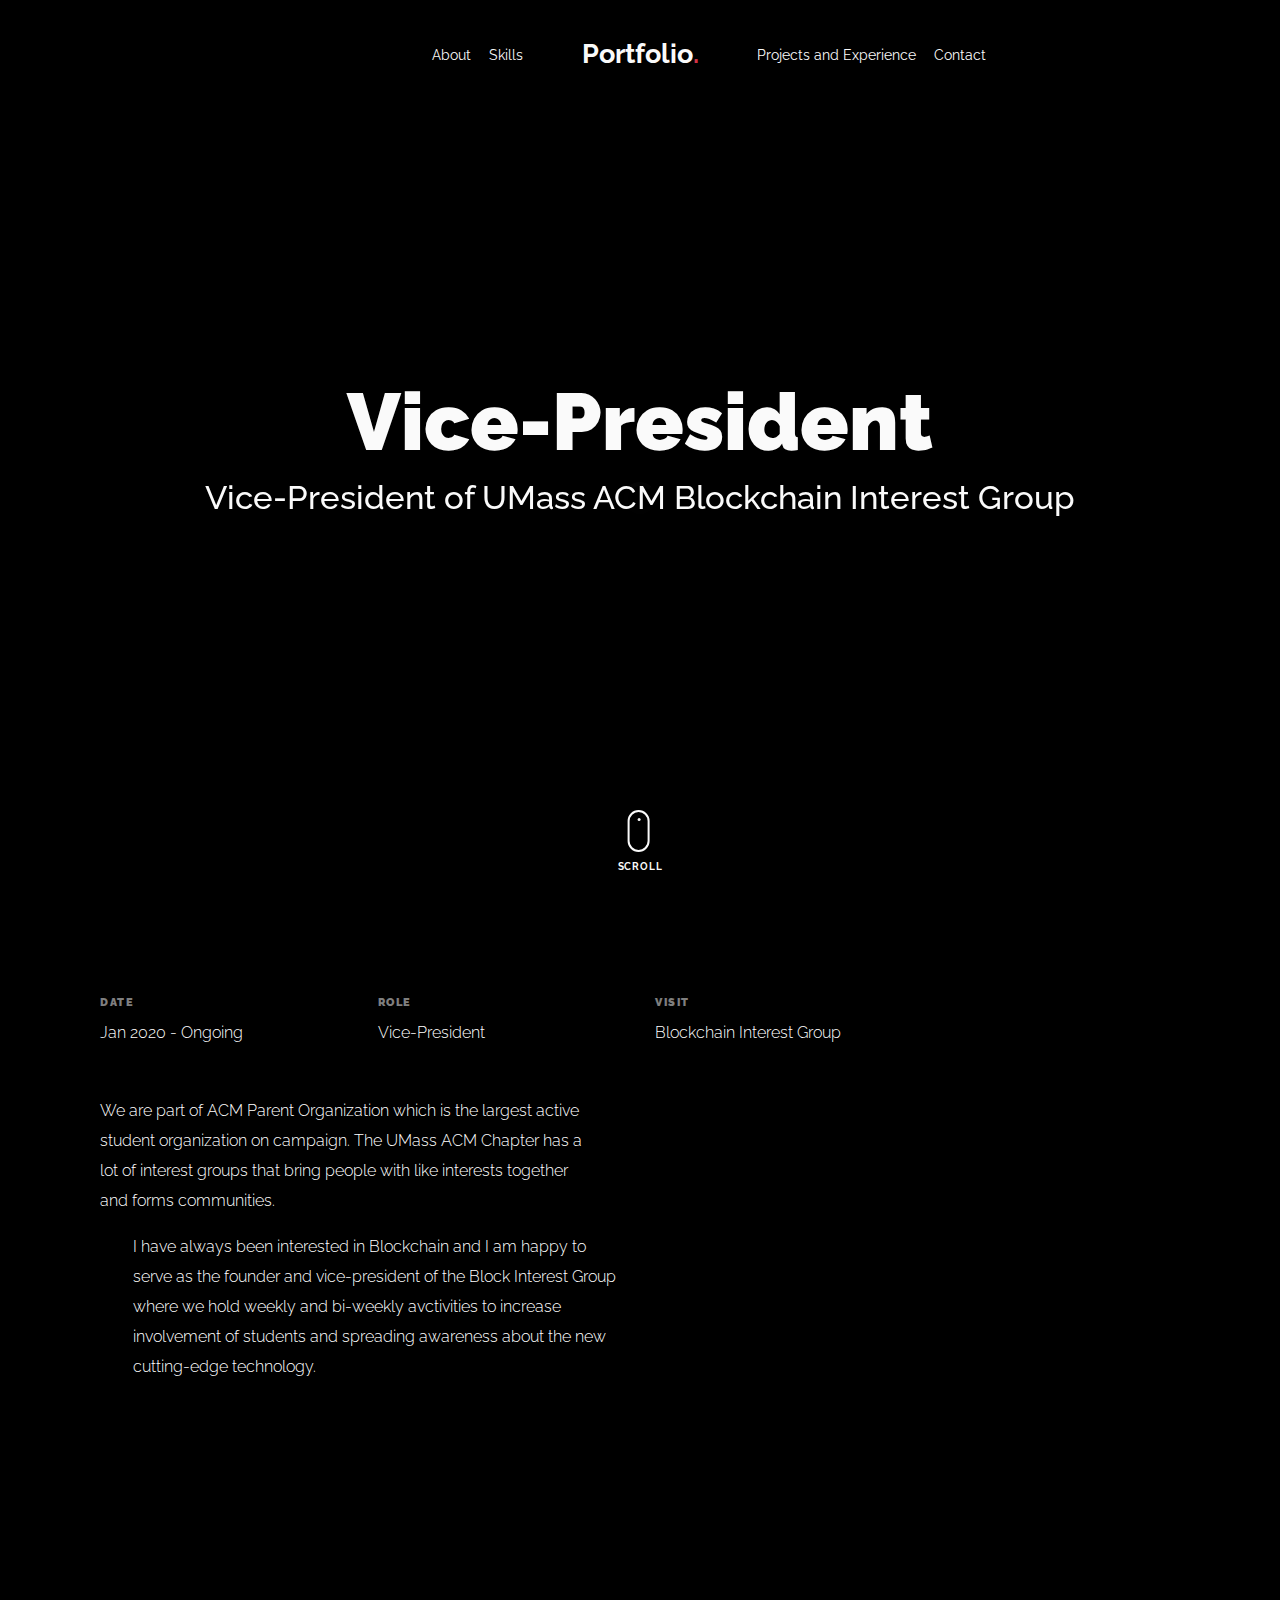
<file: acm.html>
<!doctype html>
<html lang="en">

<head>
  <title>Blockchain</title>
  <meta charset="utf-8">
  <meta name="viewport" content="width=device-width, initial-scale=1, shrink-to-fit=no">
  
  <meta name="description" content=" ">
  <meta name="keywords" content="html, css, javascript, jquery">
  <meta name="author" content="">

  <link rel="stylesheet" href="css/vendor/icomoon/style.css">
  <link rel="stylesheet" href="css/vendor/owl.carousel.min.css">
  <link rel="stylesheet" href="css/vendor/aos.css">
  <link rel="stylesheet" href="css/vendor/animate.min.css">
  <link rel="stylesheet" href="css/vendor/bootstrap.min.css">
  <link rel="stylesheet" href="css/vendor/jquery.fancybox.min.css">

  <!-- Theme Style -->
  <link rel="stylesheet" href="css/style.css">

</head>

<body data-spy="scroll" data-target=".site-nav-target" data-offset="200">

  <nav class="unslate_co--site-mobile-menu">
    <div class="close-wrap d-flex">
      <a href="#" class="d-flex ml-auto js-menu-toggle">
        <span class="close-label">Close</span>
        <div class="close-times">
          <span class="bar1"></span>
          <span class="bar2"></span>
        </div>
      </a>
    </div>
    <div class="site-mobile-inner"></div>
  </nav>

  <div class="unslate_co--site-wrap">

    <div class="unslate_co--site-inner">

      <nav class="unslate_co--site-nav site-nav-target">

        <div class="container">
        
          <div class="row align-items-center justify-content-between text-left">
            <div class="col-md-5 text-right">
              <ul class="site-nav-ul js-clone-nav text-left d-none d-lg-inline-block">
                <li><a href="index.html#about-section" class="nav-link">About</a></li>
                <li><a href="index.html#skills-section" class="nav-link">Skills</a></li>
              </ul>
            </div>
            <div class="site-logo pos-absolute">
              <a href="index.html" class="unslate_co--site-logo">Portfolio<span>.</span></a>
            </div>
            <div class="col-md-5 text-right text-lg-left">
              <ul class="site-nav-ul js-clone-nav text-left d-none d-lg-inline-block">
                <li><a href="index.html#portfolio-section" class="nav-link">Projects and Experience</a></li>
                <li><a href="index.html#contact-section" class="nav-link">Contact</a></li>
              </ul>
            </div>
          </div>
        </div>

      </nav>
      <!-- END nav -->

      <div class="cover-v1 gradient-bottom-black jarallax">
        <div class="container">
          <div class="row align-items-center">
            <div class="col-md-10 mx-auto text-center">
              <h1 class="heading" data-aos="fade-up">Vice-President</h1>
              <h2 class="subheading" data-aos="fade-up" data-aos-delay="100">Vice-President of UMass ACM Blockchain Interest Group </h2>
            </div>

          </div>
        </div>

        <!-- dov -->
        <a href="#portfolio-single-section" class="mouse-wrap smoothscroll">
          <span class="mouse">
            <span class="scroll"></span>
          </span>
          <span class="mouse-label">Scroll</span>
        </a>

      </div>
      <!-- END .cover-v1 -->

      <div class="container">
        <div class="portfolio-single-wrap unslate_co--section" id="portfolio-single-section">

          <div class="portfolio-single-inner">
              <div class="col-12 mb-5">
                <div class="row">
                  <div class="col-sm-6 col-md-6 col-lg-3">
                    <div class="detail-v1">
                      <span class="detail-label">Date</span>
                      <span class="detail-val">Jan 2020 - Ongoing </span>
                    </div>
                  </div>
                  <div class="col-sm-6 col-md-6 col-lg-3">
                    <div class="detail-v1">
                      <span class="detail-label">Role</span>
                      <span class="detail-val">Vice-President</span>
                    </div>
                  </div>
                  <div class="col-sm-6 col-md-6 col-lg-3">
                    <div class="detail-v1">
                      <span class="detail-label">Visit</span>
                      <span class="detail-val"><a href="https://umassacm.squarespace.com/sigs/blockchain">Blockchain Interest Group</a></span>
                    </div>
                  </div>
                </div>
              </div>
              <div class="col-md-6 pr-md-5">
                <p>We are part of ACM Parent Organization which is the largest active student organization on campaign. The UMass ACM Chapter has a lot of interest groups that bring people with like interests together and forms communities.  </p>
              </div>
              <div class="col-md-6 pl-md-5">
                <p>I have always been interested in Blockchain and I am happy to serve as the founder and vice-president of the Block Interest Group where we hold weekly and bi-weekly avctivities to increase involvement of students and spreading awareness about the new cutting-edge technology. </p>
              </div>
            </div>

          </div>
        </div>
      </div>
    </div>

    <footer class="unslate_co--footer unslate_co--section">
      <div class="container">
        <div class="row justify-content-center">
          <div class="col-md-7">

            <div class="footer-site-logo"><a href="#">Bhargav N<span>.</span></a></div>

            <ul class="footer-site-social">
              <li><a href="#">Instagram</a></li>
              <li><a href="#">LinkedIn</a></li>
            </ul>

            <p class="site-copyright">
                
                <!-- Link back to Colorlib can't be removed. Template is licensed under CC BY 3.0. -->
                Copyright &copy;
                <script>
                  document.write(new Date().getFullYear());
                </script> All rights reserved | This template is made with <i class="icon-heart"
                  aria-hidden="true"></i> by <a href="https://colorlib.com" target="_blank">Colorlib</a>
                <!-- Link back to Colorlib can't be removed. Template is licensed under CC BY 3.0. -->
              
              </p>

          </div>
        </div>
      </div>
    </footer>

  </div>

  <!-- Loader -->
  <div id="unslate_co--overlayer"></div>
  <div class="site-loader-wrap">
    <div class="site-loader"></div>
  </div>

  <script src="js/scripts-dist.js"></script>
  <script src="js/main.js"></script>


</body>

</html>
</file>
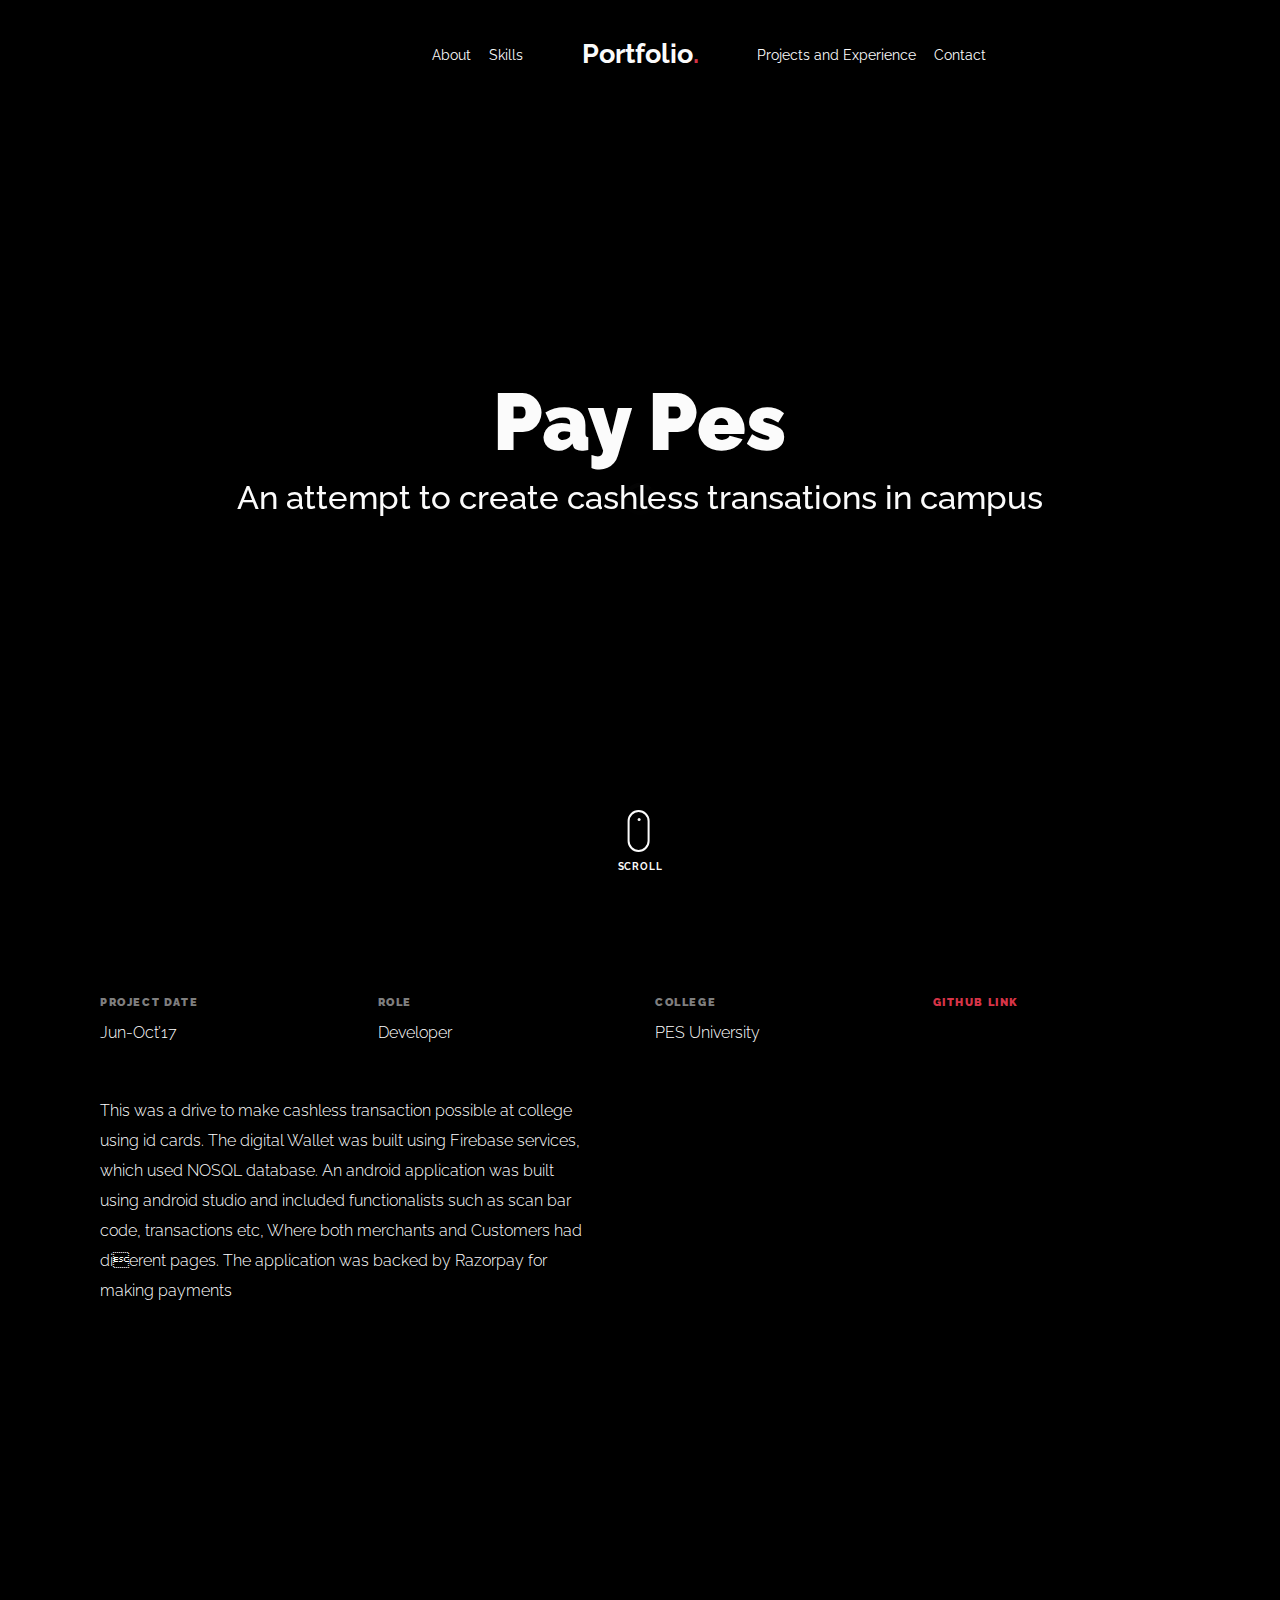
<file: beatTheCrowds.html>
<!doctype html>
<html lang="en">

<head>
  <title>Beat the Crowds</title>
  <meta charset="utf-8">
  <meta name="viewport" content="width=device-width, initial-scale=1, shrink-to-fit=no">
  
  <meta name="description" content=" ">
  <meta name="keywords" content="html, css, javascript, jquery">
  <meta name="author" content="">

  <link rel="stylesheet" href="css/vendor/icomoon/style.css">
  <link rel="stylesheet" href="css/vendor/owl.carousel.min.css">
  <link rel="stylesheet" href="css/vendor/aos.css">
  <link rel="stylesheet" href="css/vendor/animate.min.css">
  <link rel="stylesheet" href="css/vendor/bootstrap.min.css">
  <link rel="stylesheet" href="css/vendor/jquery.fancybox.min.css">

  <!-- Theme Style -->
  <link rel="stylesheet" href="css/style.css">

</head>

<body data-spy="scroll" data-target=".site-nav-target" data-offset="200">

  <nav class="unslate_co--site-mobile-menu">
    <div class="close-wrap d-flex">
      <a href="#" class="d-flex ml-auto js-menu-toggle">
        <span class="close-label">Close</span>
        <div class="close-times">
          <span class="bar1"></span>
          <span class="bar2"></span>
        </div>
      </a>
    </div>
    <div class="site-mobile-inner"></div>
  </nav>

  <div class="unslate_co--site-wrap">

    <div class="unslate_co--site-inner">

      <nav class="unslate_co--site-nav site-nav-target">

        <div class="container">
        
          <div class="row align-items-center justify-content-between text-left">
            <div class="col-md-5 text-right">
              <ul class="site-nav-ul js-clone-nav text-left d-none d-lg-inline-block">
                <li><a href="index.html#about-section" class="nav-link">About</a></li>
                <li><a href="index.html#skills-section" class="nav-link">Skills</a></li>
              </ul>
            </div>
            <div class="site-logo pos-absolute">
              <a href="index.html" class="unslate_co--site-logo">Portfolio<span>.</span></a>
            </div>
            <div class="col-md-5 text-right text-lg-left">
              <ul class="site-nav-ul js-clone-nav text-left d-none d-lg-inline-block">
                <li><a href="index.html#portfolio-section" class="nav-link">Projects and Experience</a></li>
                <li><a href="index.html#contact-section" class="nav-link">Contact</a></li>
              </ul>
            </div>
          </div>
        </div>

      </nav>
      <!-- END nav -->

      <div class="cover-v1 gradient-bottom-black jarallax">
        <div class="container">
          <div class="row align-items-center">
            <div class="col-md-10 mx-auto text-center">
              <h1 class="heading" data-aos="fade-up">Pay Pes</h1>
              <h2 class="subheading" data-aos="fade-up" data-aos-delay="100">An attempt to create cashless transations in campus</h2>
            </div>

          </div>
        </div>

        <!-- dov -->
        <a href="#portfolio-single-section" class="mouse-wrap smoothscroll">
          <span class="mouse">
            <span class="scroll"></span>
          </span>
          <span class="mouse-label">Scroll</span>
        </a>

      </div>
      <!-- END .cover-v1 -->

      <div class="container">
        <div class="portfolio-single-wrap unslate_co--section" id="portfolio-single-section">

          <div class="portfolio-single-inner">
              <div class="col-12 mb-5">
                <div class="row">
                  <div class="col-sm-6 col-md-6 col-lg-3">
                    <div class="detail-v1">
                      <span class="detail-label">Project Date</span>
                      <span class="detail-val">Jun-Oct’17 </span>
                    </div>
                  </div>
                  <div class="col-sm-6 col-md-6 col-lg-3">
                    <div class="detail-v1">
                      <span class="detail-label">Role</span>
                      <span class="detail-val">Developer</span>
                    </div>
                  </div>
                  <div class="col-sm-6 col-md-6 col-lg-3">
                    <div class="detail-v1">
                      <span class="detail-label">College</span>
                      <span class="detail-val"><a href="https://pes.edu/">PES University</a></span>
                    </div>
                  </div>

                  <div class="col-sm-6 col-md-6 col-lg-3">
                    <div class="detail-v1">
                      <span class="detail-label"><a href="https://github.com/bhargav516/PayPes">Github Link</a></span>
                      <span class="detail-val"></span>
                    </div>
                  </div>

                </div>

              </div>
              <div class="col-md-6 pr-md-5">
                <p>This was a drive to make cashless transaction possible at college using
                  id cards. The digital Wallet was built using Firebase services,
                  which used NOSQL database. An android application was built using
                  android studio and included functionalists such as scan bar code,
                  transactions etc, Where both merchants and Customers had dierent
                  pages. The application was backed by Razorpay for making payments</div>
            </div>

          </div>
        </div>
      </div>
    </div>

    <footer class="unslate_co--footer unslate_co--section">
      <div class="container">
        <div class="row justify-content-center">
          <div class="col-md-7">

            <div class="footer-site-logo"><a href="#">Unfold<span>.</span></a></div>

            <ul class="footer-site-social">
              <li><a href="#">Facebook</a></li>
              <li><a href="#">Twitter</a></li>
              <li><a href="#">Instagram</a></li>
              <li><a href="#">Dribbble</a></li>
              <li><a href="#">Behance</a></li>
            </ul>

            <p class="site-copyright">
                
                <!-- Link back to Colorlib can't be removed. Template is licensed under CC BY 3.0. -->
                Copyright &copy;
                <script>
                  document.write(new Date().getFullYear());
                </script> All rights reserved | This template is made with <i class="icon-heart"
                  aria-hidden="true"></i> by <a href="https://colorlib.com" target="_blank">Colorlib</a>
                <!-- Link back to Colorlib can't be removed. Template is licensed under CC BY 3.0. -->
              
              </p>

          </div>
        </div>
      </div>
    </footer>

  </div>

  <!-- Loader -->
  <div id="unslate_co--overlayer"></div>
  <div class="site-loader-wrap">
    <div class="site-loader"></div>
  </div>

  <script src="js/scripts-dist.js"></script>
  <script src="js/main.js"></script>


</body>

</html>
</file>
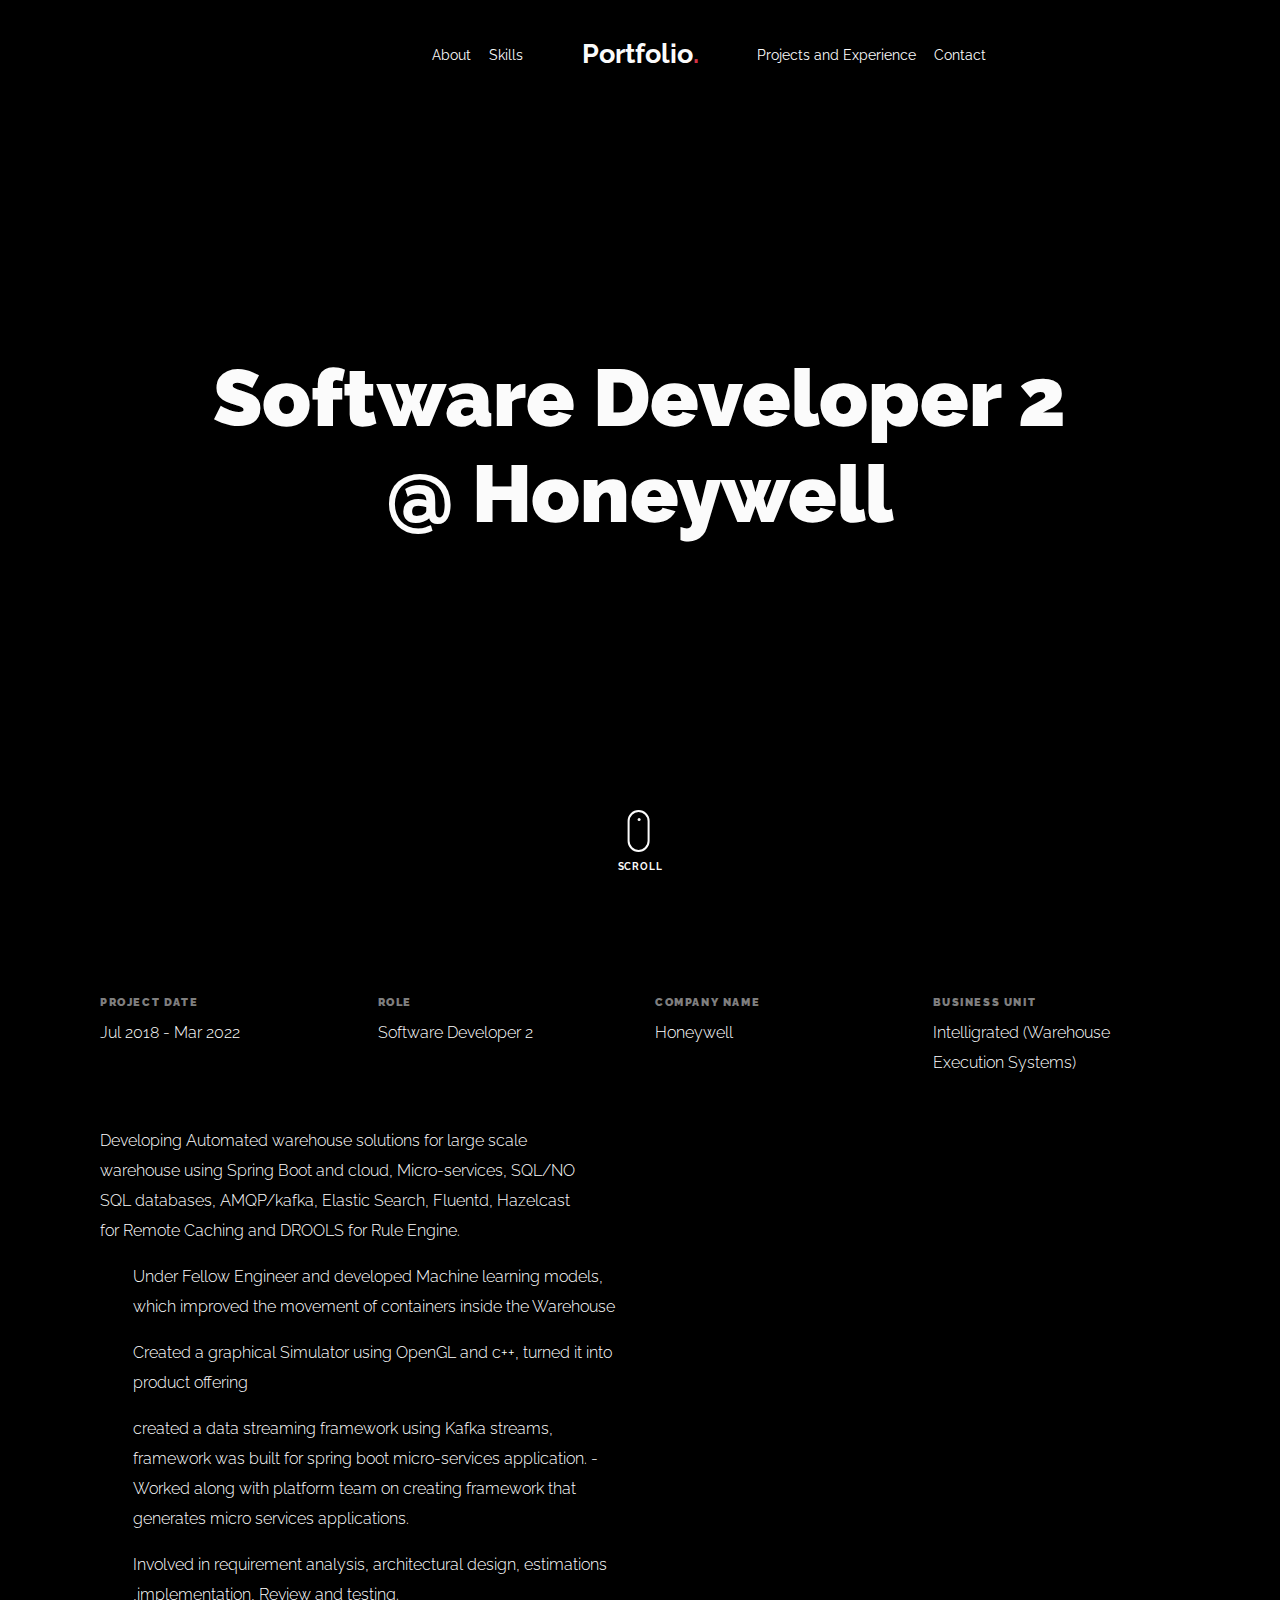
<file: honeywell.html>
<!doctype html>
<html lang="en">

<head>
  <title>Beat the Crowds</title>
  <meta charset="utf-8">
  <meta name="viewport" content="width=device-width, initial-scale=1, shrink-to-fit=no">
  
  <meta name="description" content=" ">
  <meta name="keywords" content="html, css, javascript, jquery">
  <meta name="author" content="">

  <link rel="stylesheet" href="css/vendor/icomoon/style.css">
  <link rel="stylesheet" href="css/vendor/owl.carousel.min.css">
  <link rel="stylesheet" href="css/vendor/aos.css">
  <link rel="stylesheet" href="css/vendor/animate.min.css">
  <link rel="stylesheet" href="css/vendor/bootstrap.min.css">
  <link rel="stylesheet" href="css/vendor/jquery.fancybox.min.css">

  <!-- Theme Style -->
  <link rel="stylesheet" href="css/style.css">

</head>

<body data-spy="scroll" data-target=".site-nav-target" data-offset="200">

  <nav class="unslate_co--site-mobile-menu">
    <div class="close-wrap d-flex">
      <a href="#" class="d-flex ml-auto js-menu-toggle">
        <span class="close-label">Close</span>
        <div class="close-times">
          <span class="bar1"></span>
          <span class="bar2"></span>
        </div>
      </a>
    </div>
    <div class="site-mobile-inner"></div>
  </nav>

  <div class="unslate_co--site-wrap">

    <div class="unslate_co--site-inner">

      <nav class="unslate_co--site-nav site-nav-target">

        <div class="container">
        
          <div class="row align-items-center justify-content-between text-left">
            <div class="col-md-5 text-right">
              <ul class="site-nav-ul js-clone-nav text-left d-none d-lg-inline-block">
                <li><a href="index.html#about-section" class="nav-link">About</a></li>
                <li><a href="index.html#skills-section" class="nav-link">Skills</a></li>
              </ul>
            </div>
            <div class="site-logo pos-absolute">
              <a href="index.html" class="unslate_co--site-logo">Portfolio<span>.</span></a>
            </div>
            <div class="col-md-5 text-right text-lg-left">
              <ul class="site-nav-ul js-clone-nav text-left d-none d-lg-inline-block">
                <li><a href="index.html#portfolio-section" class="nav-link">Projects and Experience</a></li>
                <li><a href="index.html#contact-section" class="nav-link">Contact</a></li>
              </ul>
            </div>
          </div>
        </div>

      </nav>
      <!-- END nav -->

      <div class="cover-v1 gradient-bottom-black jarallax">
        <div class="container">
          <div class="row align-items-center">
            <div class="col-md-10 mx-auto text-center">
              <h1 class="heading" data-aos="fade-up">Software Developer 2 @ Honeywell </h1>
              <h2 class="subheading" data-aos="fade-up" data-aos-delay="100"></h2>
            </div>

          </div>
        </div>

        <!-- dov -->
        <a href="#portfolio-single-section" class="mouse-wrap smoothscroll">
          <span class="mouse">
            <span class="scroll"></span>
          </span>
          <span class="mouse-label">Scroll</span>
        </a>

      </div>
      <!-- END .cover-v1 -->

      <div class="container">
        <div class="portfolio-single-wrap unslate_co--section" id="portfolio-single-section">

          <div class="portfolio-single-inner">
              <div class="col-12 mb-5">
                <div class="row">
                  <div class="col-sm-6 col-md-6 col-lg-3">
                    <div class="detail-v1">
                      <span class="detail-label">Project Date</span>
                      <span class="detail-val">Jul 2018 - Mar 2022</span>
                    </div>
                  </div>
                  <div class="col-sm-6 col-md-6 col-lg-3">
                    <div class="detail-v1">
                      <span class="detail-label">Role</span>
                      <span class="detail-val">Software Developer 2</span>
                    </div>
                  </div>
                  <div class="col-sm-6 col-md-6 col-lg-3">
                    <div class="detail-v1">
                      <span class="detail-label">company name</span>
                      <span class="detail-val"><a href="https://www.honeywell.com/us/en">Honeywell</a></span>
                    </div>
                  </div>
                  <div class="col-sm-6 col-md-6 col-lg-3">
                    <div class="detail-v1">
                      <span class="detail-label">business Unit</span>
                      <span class="detail-val"><a href="https://www.intelligrated.com/en">Intelligrated (Warehouse Execution Systems)</a></span>
                    </div>
                  </div>
                </div>
              </div>
              <div class="col-md-6 pr-md-5">
                <p>Developing Automated warehouse solutions for large scale
                  warehouse using Spring Boot and cloud, Micro-services, SQL/NO
                  SQL databases, AMQP/kafka, Elastic Search, Fluentd, Hazelcast for
                  Remote Caching and DROOLS for Rule Engine.</p>
              </div>
              <div class="col-md-6 pl-md-5">
                <p> Under Fellow Engineer and developed Machine learning models,
                  which improved the movement of containers inside the Warehouse</p>
                <p> Created a graphical Simulator using OpenGL and c++, turned it
                  into product offering</p>
                  <p>created a data streaming framework using Kafka streams, framework
                    was built for spring boot micro-services application.
                    - Worked along with platform team on creating framework that
                    generates micro services applications.</p>
                <p>Involved in requirement analysis, architectural design, estimations
                  ,implementation, Review and testing.</p>
              </div>
            </div>

          </div>
        </div>
      </div>
    </div>

    <footer class="unslate_co--footer unslate_co--section">
      <div class="container">
        <div class="row justify-content-center">
          <div class="col-md-7">

            <div class="footer-site-logo"><a href="#">Unfold<span>.</span></a></div>

            <ul class="footer-site-social">
              <li><a href="#">Facebook</a></li>
              <li><a href="#">Twitter</a></li>
              <li><a href="#">Instagram</a></li>
              <li><a href="#">Dribbble</a></li>
              <li><a href="#">Behance</a></li>
            </ul>

            <p class="site-copyright">
                
                <!-- Link back to Colorlib can't be removed. Template is licensed under CC BY 3.0. -->
                Copyright &copy;
                <script>
                  document.write(new Date().getFullYear());
                </script> All rights reserved | This template is made with <i class="icon-heart"
                  aria-hidden="true"></i> by <a href="https://colorlib.com" target="_blank">Colorlib</a>
                <!-- Link back to Colorlib can't be removed. Template is licensed under CC BY 3.0. -->
              
              </p>

          </div>
        </div>
      </div>
    </footer>

  </div>

  <!-- Loader -->
  <div id="unslate_co--overlayer"></div>
  <div class="site-loader-wrap">
    <div class="site-loader"></div>
  </div>

  <script src="js/scripts-dist.js"></script>
  <script src="js/main.js"></script>


</body>

</html>
</file>
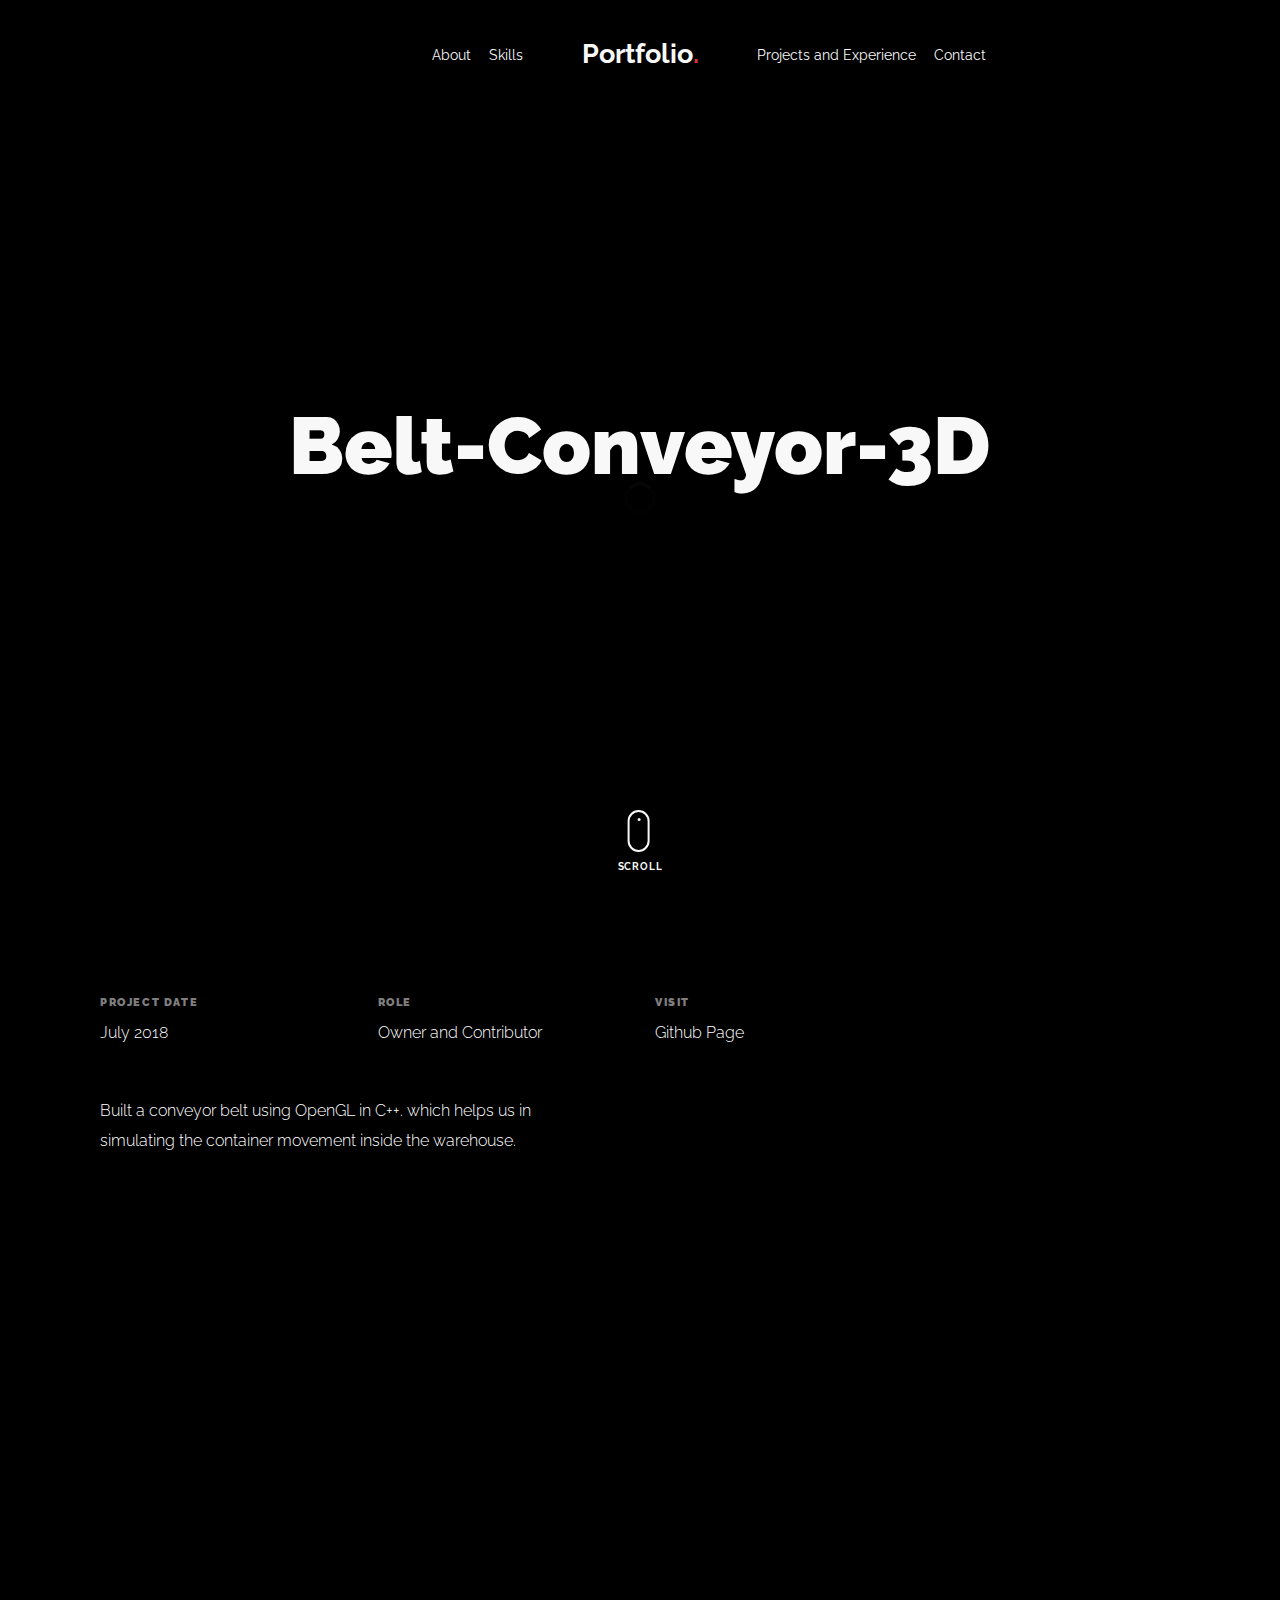
<file: lib.html>
<!doctype html>
<html lang="en">

<head>
  <title>Algorithmic Trading</title>
  <meta charset="utf-8">
  <meta name="viewport" content="width=device-width, initial-scale=1, shrink-to-fit=no">
  
  <meta name="description" content=" ">
  <meta name="keywords" content="html, css, javascript, jquery">
  <meta name="author" content="">

  <link rel="stylesheet" href="css/vendor/icomoon/style.css">
  <link rel="stylesheet" href="css/vendor/owl.carousel.min.css">
  <link rel="stylesheet" href="css/vendor/aos.css">
  <link rel="stylesheet" href="css/vendor/animate.min.css">
  <link rel="stylesheet" href="css/vendor/bootstrap.min.css">
  <link rel="stylesheet" href="css/vendor/jquery.fancybox.min.css">

  <!-- Theme Style -->
  <link rel="stylesheet" href="css/style.css">

</head>

<body data-spy="scroll" data-target=".site-nav-target" data-offset="200">

  <nav class="unslate_co--site-mobile-menu">
    <div class="close-wrap d-flex">
      <a href="#" class="d-flex ml-auto js-menu-toggle">
        <span class="close-label">Close</span>
        <div class="close-times">
          <span class="bar1"></span>
          <span class="bar2"></span>
        </div>
      </a>
    </div>
    <div class="site-mobile-inner"></div>
  </nav>

  <div class="unslate_co--site-wrap">

    <div class="unslate_co--site-inner">

      <nav class="unslate_co--site-nav site-nav-target">

        <div class="container">
        
          <div class="row align-items-center justify-content-between text-left">
            <div class="col-md-5 text-right">
              <ul class="site-nav-ul js-clone-nav text-left d-none d-lg-inline-block">
                <li><a href="index.html#about-section" class="nav-link">About</a></li>
                <li><a href="index.html#skills-section" class="nav-link">Skills</a></li>
              </ul>
            </div>
            <div class="site-logo pos-absolute">
              <a href="index.html" class="unslate_co--site-logo">Portfolio<span>.</span></a>
            </div>
            <div class="col-md-5 text-right text-lg-left">
              <ul class="site-nav-ul js-clone-nav text-left d-none d-lg-inline-block">
                <li><a href="index.html#portfolio-section" class="nav-link">Projects and Experience</a></li>
                <li><a href="index.html#contact-section" class="nav-link">Contact</a></li>
              </ul>
            </div>
          </div>
        </div>

      </nav>
      <!-- END nav -->

      <div class="cover-v1 gradient-bottom-black jarallax">
        <div class="container">
          <div class="row align-items-center">
            <div class="col-md-10 mx-auto text-center">
              <h1 class="heading" data-aos="fade-up">Belt-Conveyor-3D</h1>
            </div>

          </div>
        </div>

        <!-- dov -->
        <a href="#portfolio-single-section" class="mouse-wrap smoothscroll">
          <span class="mouse">
            <span class="scroll"></span>
          </span>
          <span class="mouse-label">Scroll</span>
        </a>

      </div>
      <!-- END .cover-v1 -->

      <div class="container">
        <div class="portfolio-single-wrap unslate_co--section" id="portfolio-single-section">

          <div class="portfolio-single-inner">
              <div class="col-12 mb-5">
                <div class="row">
                  <div class="col-sm-6 col-md-6 col-lg-3">
                    <div class="detail-v1">
                      <span class="detail-label">Project Date</span>
                      <span class="detail-val">July 2018 </span>
                    </div>
                  </div>
                  <div class="col-sm-6 col-md-6 col-lg-3">
                    <div class="detail-v1">
                      <span class="detail-label">Role</span>
                      <span class="detail-val">Owner and Contributor</span>
                    </div>
                  </div>
                  <div class="col-sm-6 col-md-6 col-lg-3">
                    <div class="detail-v1">
                      <span class="detail-label">Visit</span>
                      <span class="detail-val"><a href="https://github.com/bhargav516/Belt-Conveyor-3D">Github Page</a></span>
                    </div>
                  </div>
                </div>
              </div>
              <div class="col-md-6 pr-md-5">
                <p>Built a conveyor belt using OpenGL in C++. which helps us in simulating the container movement inside the warehouse.</p>
              </div>
            </div>

          </div>
        </div>
      </div>
    </div>

    <footer class="unslate_co--footer unslate_co--section">
      <div class="container">
        <div class="row justify-content-center">
          <div class="col-md-7">

            <div class="footer-site-logo"><a href="#">Unfold<span>.</span></a></div>

            <ul class="footer-site-social">
              <li><a href="#">Facebook</a></li>
              <li><a href="#">Twitter</a></li>
              <li><a href="#">Instagram</a></li>
              <li><a href="#">Dribbble</a></li>
              <li><a href="#">Behance</a></li>
            </ul>

            <p class="site-copyright">
                
                <!-- Link back to Colorlib can't be removed. Template is licensed under CC BY 3.0. -->
                Copyright &copy;
                <script>
                  document.write(new Date().getFullYear());
                </script> All rights reserved | This template is made with <i class="icon-heart"
                  aria-hidden="true"></i> by <a href="https://colorlib.com" target="_blank">Colorlib</a>
                <!-- Link back to Colorlib can't be removed. Template is licensed under CC BY 3.0. -->
              
              </p>

          </div>
        </div>
      </div>
    </footer>

  </div>

  <!-- Loader -->
  <div id="unslate_co--overlayer"></div>
  <div class="site-loader-wrap">
    <div class="site-loader"></div>
  </div>

  <script src="js/scripts-dist.js"></script>
  <script src="js/main.js"></script>


</body>

</html>
</file>
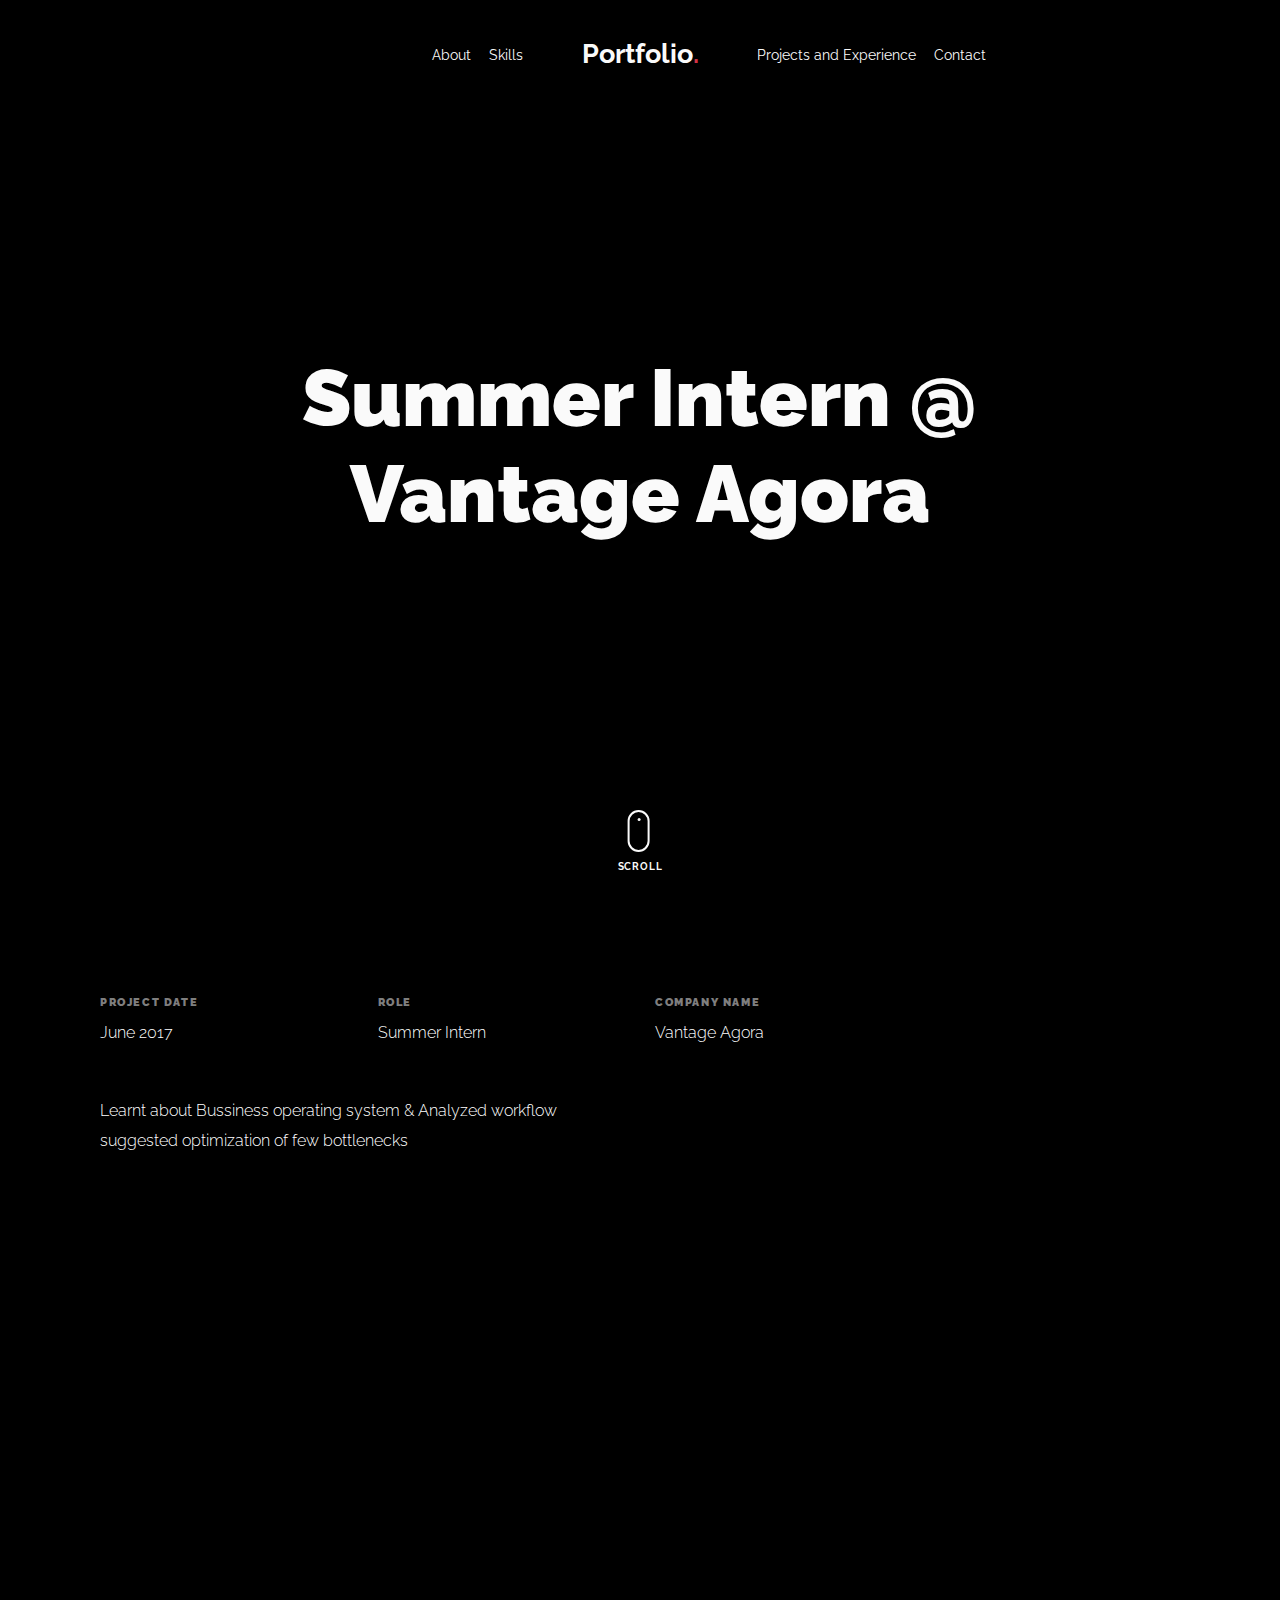
<file: PALP.html>
<!doctype html>
<html lang="en">

<head>
  <title>Beat the Crowds</title>
  <meta charset="utf-8">
  <meta name="viewport" content="width=device-width, initial-scale=1, shrink-to-fit=no">
  
  <meta name="description" content=" ">
  <meta name="keywords" content="html, css, javascript, jquery">
  <meta name="author" content="">

  <link rel="stylesheet" href="css/vendor/icomoon/style.css">
  <link rel="stylesheet" href="css/vendor/owl.carousel.min.css">
  <link rel="stylesheet" href="css/vendor/aos.css">
  <link rel="stylesheet" href="css/vendor/animate.min.css">
  <link rel="stylesheet" href="css/vendor/bootstrap.min.css">
  <link rel="stylesheet" href="css/vendor/jquery.fancybox.min.css">

  <!-- Theme Style -->
  <link rel="stylesheet" href="css/style.css">

</head>

<body data-spy="scroll" data-target=".site-nav-target" data-offset="200">

  <nav class="unslate_co--site-mobile-menu">
    <div class="close-wrap d-flex">
      <a href="#" class="d-flex ml-auto js-menu-toggle">
        <span class="close-label">Close</span>
        <div class="close-times">
          <span class="bar1"></span>
          <span class="bar2"></span>
        </div>
      </a>
    </div>
    <div class="site-mobile-inner"></div>
  </nav>

  <div class="unslate_co--site-wrap">

    <div class="unslate_co--site-inner">

      <nav class="unslate_co--site-nav site-nav-target">

        <div class="container">
        
          <div class="row align-items-center justify-content-between text-left">
            <div class="col-md-5 text-right">
              <ul class="site-nav-ul js-clone-nav text-left d-none d-lg-inline-block">
                <li><a href="index.html#about-section" class="nav-link">About</a></li>
                <li><a href="index.html#skills-section" class="nav-link">Skills</a></li>
              </ul>
            </div>
            <div class="site-logo pos-absolute">
              <a href="index.html" class="unslate_co--site-logo">Portfolio<span>.</span></a>
            </div>
            <div class="col-md-5 text-right text-lg-left">
              <ul class="site-nav-ul js-clone-nav text-left d-none d-lg-inline-block">
                <li><a href="index.html#portfolio-section" class="nav-link">Projects and Experience</a></li>
                <li><a href="index.html#contact-section" class="nav-link">Contact</a></li>
              </ul>
            </div>
          </div>
        </div>

      </nav>
      <!-- END nav -->

      <div class="cover-v1 gradient-bottom-black jarallax">
        <div class="container">
          <div class="row align-items-center">
            <div class="col-md-10 mx-auto text-center">
              <h1 class="heading" data-aos="fade-up">Summer Intern @ Vantage Agora </h1>
              <h2 class="subheading" data-aos="fade-up" data-aos-delay="100"></h2>
            </div>

          </div>
        </div>

        <!-- dov -->
        <a href="#portfolio-single-section" class="mouse-wrap smoothscroll">
          <span class="mouse">
            <span class="scroll"></span>
          </span>
          <span class="mouse-label">Scroll</span>
        </a>

      </div>
      <!-- END .cover-v1 -->

      <div class="container">
        <div class="portfolio-single-wrap unslate_co--section" id="portfolio-single-section">

          <div class="portfolio-single-inner">
              <div class="col-12 mb-5">
                <div class="row">
                  <div class="col-sm-6 col-md-6 col-lg-3">
                    <div class="detail-v1">
                      <span class="detail-label">Project Date</span>
                      <span class="detail-val">June 2017 </span>
                    </div>
                  </div>
                  <div class="col-sm-6 col-md-6 col-lg-3">
                    <div class="detail-v1">
                      <span class="detail-label">Role</span>
                      <span class="detail-val">Summer Intern </span>
                    </div>
                  </div>
                  <div class="col-sm-6 col-md-6 col-lg-3">
                    <div class="detail-v1">
                      <span class="detail-label">company name</span>
                      <span class="detail-val"><a href="https://www.eoxvantage.com/">Vantage Agora</a></span>
                    </div>
                  </div>
                </div>
              </div>
              <div class="col-md-6 pr-md-5">
                <p>Learnt about Bussiness operating system & Analyzed workflow
              suggested optimization of few bottlenecks </p>
              </div>
            </div>

          </div>
        </div>
      </div>
    </div>

    <footer class="unslate_co--footer unslate_co--section">
      <div class="container">
        <div class="row justify-content-center">
          <div class="col-md-7">

            <div class="footer-site-logo"><a href="#">Unfold<span>.</span></a></div>

            <ul class="footer-site-social">
              <li><a href="#">Facebook</a></li>
              <li><a href="#">Twitter</a></li>
              <li><a href="#">Instagram</a></li>
              <li><a href="#">Dribbble</a></li>
              <li><a href="#">Behance</a></li>
            </ul>

            <p class="site-copyright">
                
                <!-- Link back to Colorlib can't be removed. Template is licensed under CC BY 3.0. -->
                Copyright &copy;
                <script>
                  document.write(new Date().getFullYear());
                </script> All rights reserved | This template is made with <i class="icon-heart"
                  aria-hidden="true"></i> by <a href="https://colorlib.com" target="_blank">Colorlib</a>
                <!-- Link back to Colorlib can't be removed. Template is licensed under CC BY 3.0. -->
              
              </p>

          </div>
        </div>
      </div>
    </footer>

  </div>

  <!-- Loader -->
  <div id="unslate_co--overlayer"></div>
  <div class="site-loader-wrap">
    <div class="site-loader"></div>
  </div>

  <script src="js/scripts-dist.js"></script>
  <script src="js/main.js"></script>


</body>

</html>
</file>
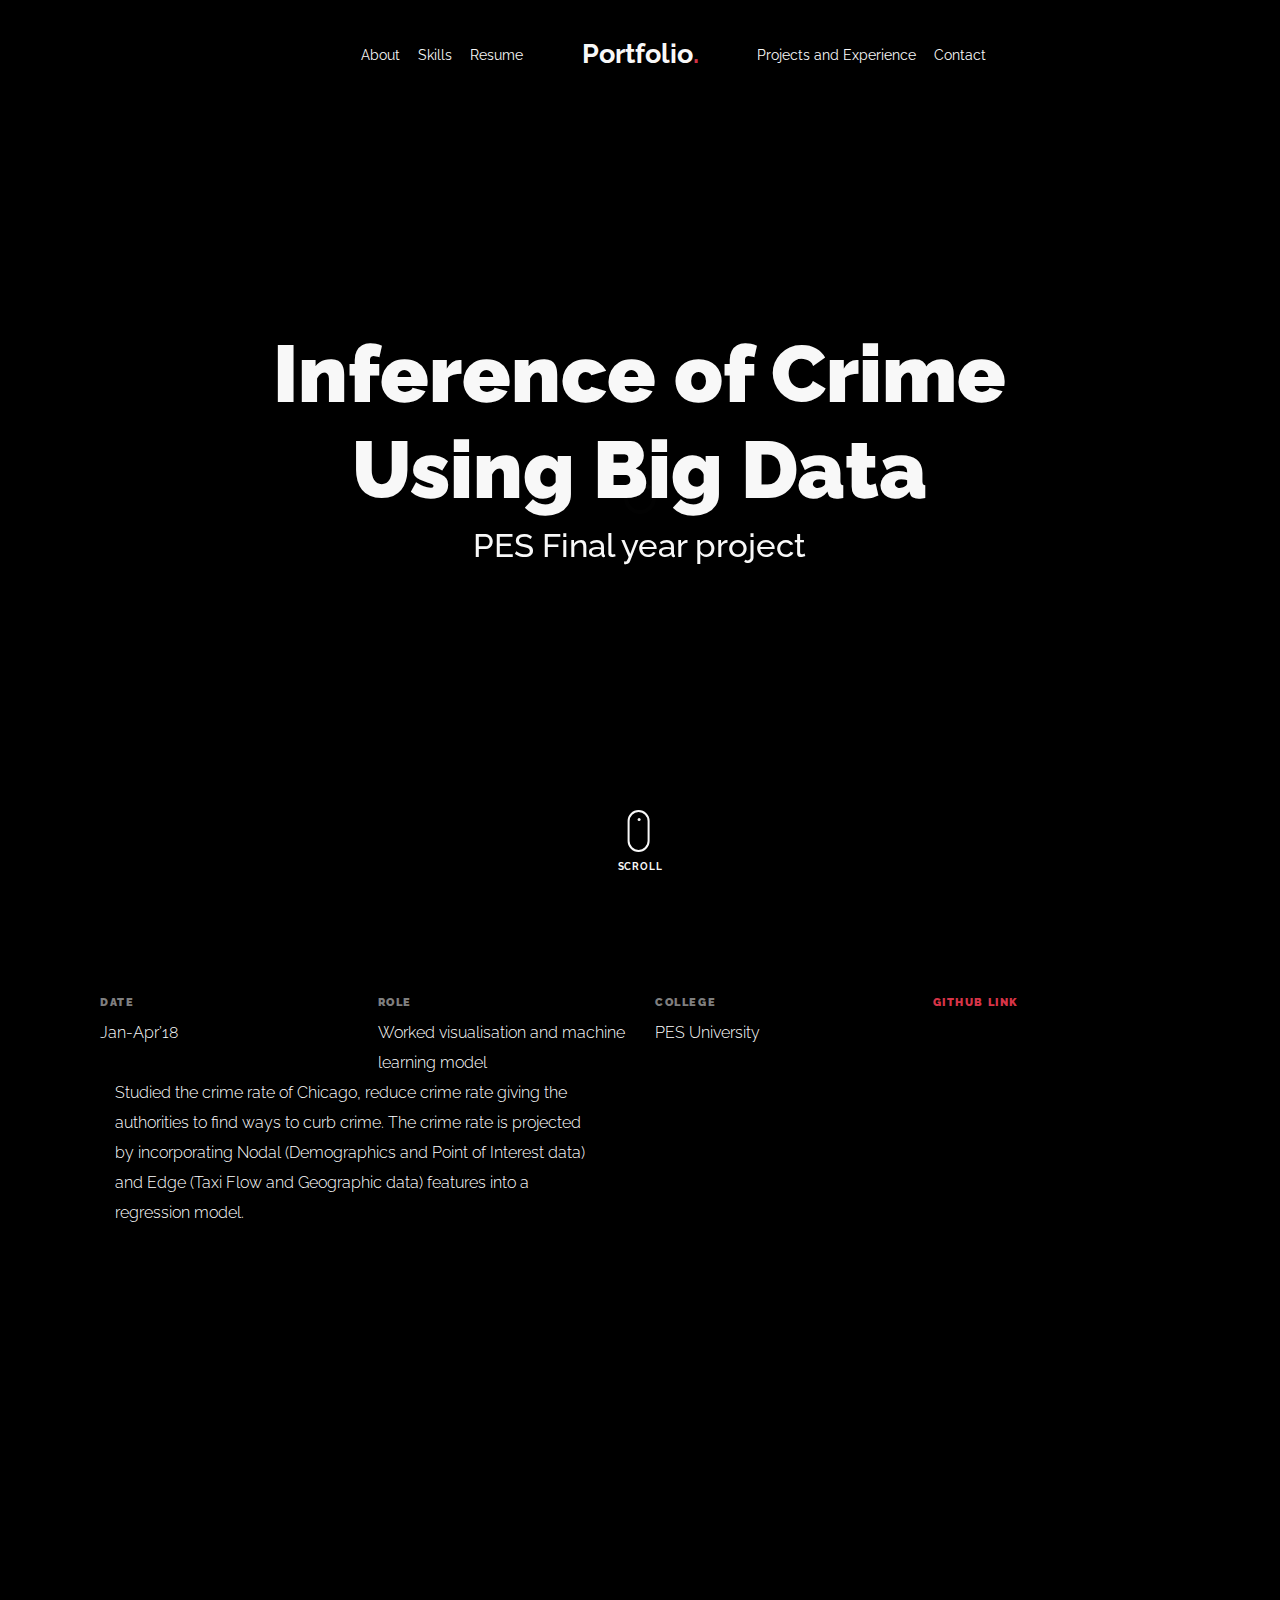
<file: pr.html>
<!doctype html>
<html lang="en">

<head>
  <title>UCA</title>
  <meta charset="utf-8">
  <meta name="viewport" content="width=device-width, initial-scale=1, shrink-to-fit=no">
  
  <meta name="description" content=" ">
  <meta name="keywords" content="html, css, javascript, jquery">
  <meta name="author" content="">

  <link rel="stylesheet" href="css/vendor/icomoon/style.css">
  <link rel="stylesheet" href="css/vendor/owl.carousel.min.css">
  <link rel="stylesheet" href="css/vendor/aos.css">
  <link rel="stylesheet" href="css/vendor/animate.min.css">
  <link rel="stylesheet" href="css/vendor/bootstrap.min.css">
  <link rel="stylesheet" href="css/vendor/jquery.fancybox.min.css">

  <!-- Theme Style -->
  <link rel="stylesheet" href="css/style.css">

</head>

<body data-spy="scroll" data-target=".site-nav-target" data-offset="200">

  <nav class="unslate_co--site-mobile-menu">
    <div class="close-wrap d-flex">
      <a href="#" class="d-flex ml-auto js-menu-toggle">
        <span class="close-label">Close</span>
        <div class="close-times">
          <span class="bar1"></span>
          <span class="bar2"></span>
        </div>
      </a>
    </div>
    <div class="site-mobile-inner"></div>
  </nav>

  <div class="unslate_co--site-wrap">

    <div class="unslate_co--site-inner">

      <nav class="unslate_co--site-nav site-nav-target">

        <div class="container">
        
          <div class="row align-items-center justify-content-between text-left">
            <div class="col-md-5 text-right">
              <ul class="site-nav-ul js-clone-nav text-left d-none d-lg-inline-block">
                <li><a href="index.html#about-section" class="nav-link">About</a></li>
                <li><a href="index.html#skills-section" class="nav-link">Skills</a></li>
                <li><a href="https://drive.google.com/file/d/1ggvgt7xa9337JdpXmWgpMMO_KJR5kJV9/view?usp=sharing" class="nav-link">Resume</a></li>
              </ul>
            </div>
            <div class="site-logo pos-absolute">
              <a href="index.html" class="unslate_co--site-logo">Portfolio<span>.</span></a>
            </div>
            <div class="col-md-5 text-right text-lg-left">
              <ul class="site-nav-ul js-clone-nav text-left d-none d-lg-inline-block">
                <li><a href="index.html#portfolio-section" class="nav-link">Projects and Experience</a></li>
                <li><a href="index.html#contact-section" class="nav-link">Contact</a></li>
              </ul>
            </div>
          </div>
        </div>

      </nav>
      <!-- END nav -->

      <div class="cover-v1 gradient-bottom-black jarallax">
        <div class="container">
          <div class="row align-items-center">
            <div class="col-md-10 mx-auto text-center">
              <h1 class="heading" data-aos="fade-up">Inference of Crime Using Big Data </h1>
              <h2 class="subheading" data-aos="fade-up" data-aos-delay="100">PES Final year project </h2>
            </div>

          </div>
        </div>

        <!-- dov -->
        <a href="#portfolio-single-section" class="mouse-wrap smoothscroll">
          <span class="mouse">
            <span class="scroll"></span>
          </span>
          <span class="mouse-label">Scroll</span>
        </a>

      </div>
      <!-- END .cover-v1 -->

      <div class="container">
        <div class="portfolio-single-wrap unslate_co--section" id="portfolio-single-section">

          <div class="portfolio-single-inner">
              <div class="col-12 mb-5">
                <div class="row">
                  <div class="col-sm-6 col-md-6 col-lg-3">
                    <div class="detail-v1">
                      <span class="detail-label">Date</span>
                      <span class="detail-val">Jan-Apr’18</span>
                    </div>
                  </div>
                  <div class="col-sm-6 col-md-6 col-lg-3">
                    <div class="detail-v1">
                      <span class="detail-label">Role</span>
                      <span class="detail-val">Worked visualisation and machine learning model</span>
                    </div>
                  </div>
                  <div class="col-sm-6 col-md-6 col-lg-3">
                    <div class="detail-v1">
                      <span class="detail-label">College</span>
                      <span class="detail-val"><a href="https://pes.edu/">PES University</a></span>
                    </div>
                  </div>

                  <div class="col-sm-6 col-md-6 col-lg-3">
                    <div class="detail-v1">
                      <span class="detail-label"><a href="https://github.com/bhargav516/chicago-Crime-Prediction">Github Link</a></span>
                      <span class="detail-val"></span>
                    </div>
                  </div>
              </div>
              <div class="col-md-6 pr-md-5">
                <p> 
                  Studied the crime rate of Chicago, reduce crime rate giving the authorities
                  to find ways to curb crime. The crime rate is projected
                  by incorporating Nodal (Demographics and Point of Interest data)
                  and Edge (Taxi Flow and Geographic data) features into a regression
                  model. </p>
              </div>
            </div>

          </div>
        </div>
      </div>
    </div>

    <footer class="unslate_co--footer unslate_co--section">
      <div class="container">
        <div class="row justify-content-center">
          <div class="col-md-7">

            <div class="footer-site-logo"><a href="#">Bhargav N<span>.</span></a></div>

            <ul class="footer-site-social">
              <li><a href="#">Instagram</a></li>
              <li><a href="#">LinkedIn</a></li>
            </ul>

            <p class="site-copyright">
                
                <!-- Link back to Colorlib can't be removed. Template is licensed under CC BY 3.0. -->
                Copyright &copy;
                <script>
                  document.write(new Date().getFullYear());
                </script> All rights reserved | This template is made with <i class="icon-heart"
                  aria-hidden="true"></i> by <a href="https://colorlib.com" target="_blank">Colorlib</a>
                <!-- Link back to Colorlib can't be removed. Template is licensed under CC BY 3.0. -->
              
              </p>

          </div>
        </div>
      </div>
    </footer>

  </div>

  <!-- Loader -->
  <div id="unslate_co--overlayer"></div>
  <div class="site-loader-wrap">
    <div class="site-loader"></div>
  </div>

  <script src="js/scripts-dist.js"></script>
  <script src="js/main.js"></script>


</body>

</html>
</file>
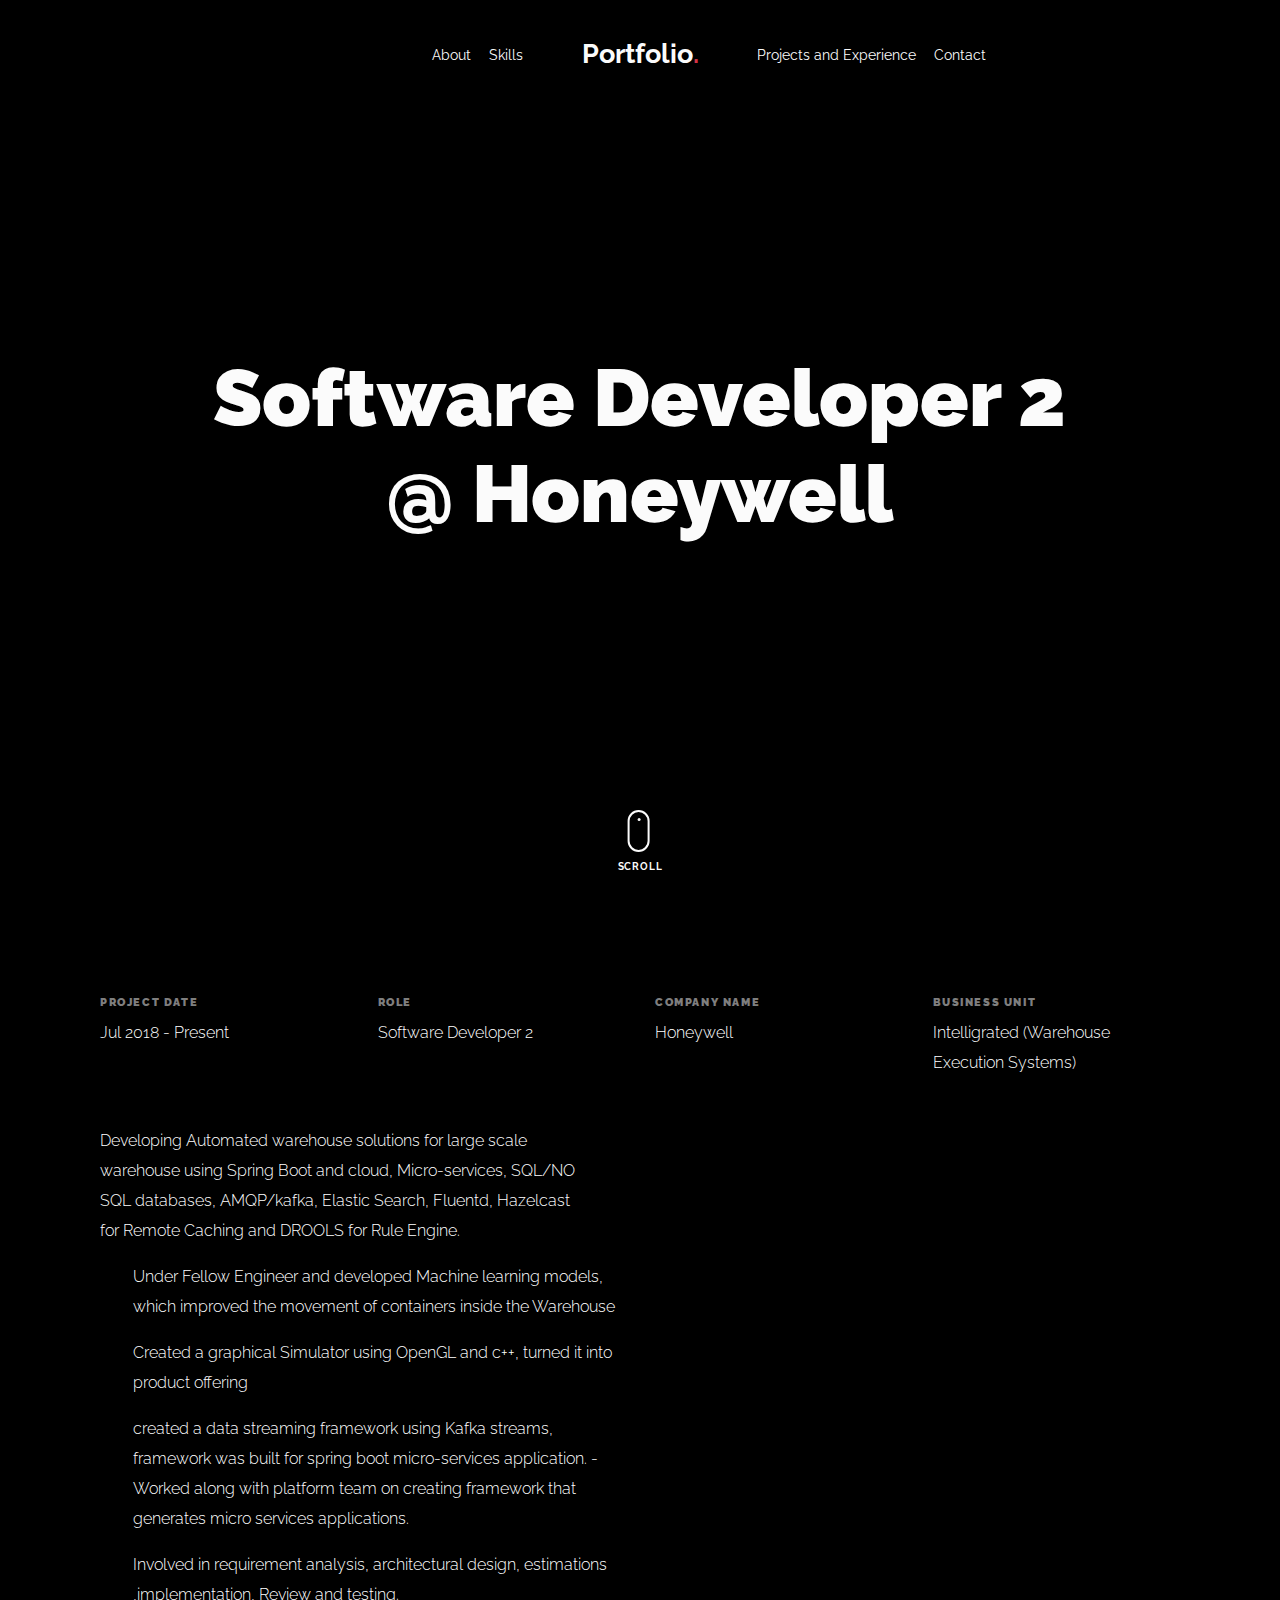
<file: reichlab.html>
<!doctype html>
<html lang="en">

<head>
  <title>Beat the Crowds</title>
  <meta charset="utf-8">
  <meta name="viewport" content="width=device-width, initial-scale=1, shrink-to-fit=no">
  
  <meta name="description" content=" ">
  <meta name="keywords" content="html, css, javascript, jquery">
  <meta name="author" content="">

  <link rel="stylesheet" href="css/vendor/icomoon/style.css">
  <link rel="stylesheet" href="css/vendor/owl.carousel.min.css">
  <link rel="stylesheet" href="css/vendor/aos.css">
  <link rel="stylesheet" href="css/vendor/animate.min.css">
  <link rel="stylesheet" href="css/vendor/bootstrap.min.css">
  <link rel="stylesheet" href="css/vendor/jquery.fancybox.min.css">

  <!-- Theme Style -->
  <link rel="stylesheet" href="css/style.css">

</head>

<body data-spy="scroll" data-target=".site-nav-target" data-offset="200">

  <nav class="unslate_co--site-mobile-menu">
    <div class="close-wrap d-flex">
      <a href="#" class="d-flex ml-auto js-menu-toggle">
        <span class="close-label">Close</span>
        <div class="close-times">
          <span class="bar1"></span>
          <span class="bar2"></span>
        </div>
      </a>
    </div>
    <div class="site-mobile-inner"></div>
  </nav>

  <div class="unslate_co--site-wrap">

    <div class="unslate_co--site-inner">

      <nav class="unslate_co--site-nav site-nav-target">

        <div class="container">
        
          <div class="row align-items-center justify-content-between text-left">
            <div class="col-md-5 text-right">
              <ul class="site-nav-ul js-clone-nav text-left d-none d-lg-inline-block">
                <li><a href="index.html#about-section" class="nav-link">About</a></li>
                <li><a href="index.html#skills-section" class="nav-link">Skills</a></li>
              </ul>
            </div>
            <div class="site-logo pos-absolute">
              <a href="index.html" class="unslate_co--site-logo">Portfolio<span>.</span></a>
            </div>
            <div class="col-md-5 text-right text-lg-left">
              <ul class="site-nav-ul js-clone-nav text-left d-none d-lg-inline-block">
                <li><a href="index.html#portfolio-section" class="nav-link">Projects and Experience</a></li>
                <li><a href="index.html#contact-section" class="nav-link">Contact</a></li>
              </ul>
            </div>
          </div>
        </div>

      </nav>
      <!-- END nav -->

      <div class="cover-v1 gradient-bottom-black jarallax">
        <div class="container">
          <div class="row align-items-center">
            <div class="col-md-10 mx-auto text-center">
              <h1 class="heading" data-aos="fade-up">Software Developer 2 @ Honeywell </h1>
              <h2 class="subheading" data-aos="fade-up" data-aos-delay="100"></h2>
            </div>

          </div>
        </div>

        <!-- dov -->
        <a href="#portfolio-single-section" class="mouse-wrap smoothscroll">
          <span class="mouse">
            <span class="scroll"></span>
          </span>
          <span class="mouse-label">Scroll</span>
        </a>

      </div>
      <!-- END .cover-v1 -->

      <div class="container">
        <div class="portfolio-single-wrap unslate_co--section" id="portfolio-single-section">

          <div class="portfolio-single-inner">
              <div class="col-12 mb-5">
                <div class="row">
                  <div class="col-sm-6 col-md-6 col-lg-3">
                    <div class="detail-v1">
                      <span class="detail-label">Project Date</span>
                      <span class="detail-val">Jul 2018 - Present </span>
                    </div>
                  </div>
                  <div class="col-sm-6 col-md-6 col-lg-3">
                    <div class="detail-v1">
                      <span class="detail-label">Role</span>
                      <span class="detail-val">Software Developer 2</span>
                    </div>
                  </div>
                  <div class="col-sm-6 col-md-6 col-lg-3">
                    <div class="detail-v1">
                      <span class="detail-label">company name</span>
                      <span class="detail-val"><a href="https://www.honeywell.com/us/en">Honeywell</a></span>
                    </div>
                  </div>
                  <div class="col-sm-6 col-md-6 col-lg-3">
                    <div class="detail-v1">
                      <span class="detail-label">business Unit</span>
                      <span class="detail-val"><a href="https://www.intelligrated.com/en">Intelligrated (Warehouse Execution Systems)</a></span>
                    </div>
                  </div>
                </div>
              </div>
              <div class="col-md-6 pr-md-5">
                <p>Developing Automated warehouse solutions for large scale
                  warehouse using Spring Boot and cloud, Micro-services, SQL/NO
                  SQL databases, AMQP/kafka, Elastic Search, Fluentd, Hazelcast for
                  Remote Caching and DROOLS for Rule Engine.</p>
              </div>
              <div class="col-md-6 pl-md-5">
                <p> Under Fellow Engineer and developed Machine learning models,
                  which improved the movement of containers inside the Warehouse</p>
                <p> Created a graphical Simulator using OpenGL and c++, turned it
                  into product offering</p>
                  <p>created a data streaming framework using Kafka streams, framework
                    was built for spring boot micro-services application.
                    - Worked along with platform team on creating framework that
                    generates micro services applications.</p>
                <p>Involved in requirement analysis, architectural design, estimations
                  ,implementation, Review and testing.</p>
              </div>
            </div>

          </div>
        </div>
      </div>
    </div>

    <footer class="unslate_co--footer unslate_co--section">
      <div class="container">
        <div class="row justify-content-center">
          <div class="col-md-7">

            <div class="footer-site-logo"><a href="#">Unfold<span>.</span></a></div>

            <ul class="footer-site-social">
              <li><a href="#">Facebook</a></li>
              <li><a href="#">Twitter</a></li>
              <li><a href="#">Instagram</a></li>
              <li><a href="#">Dribbble</a></li>
              <li><a href="#">Behance</a></li>
            </ul>

            <p class="site-copyright">
                
                <!-- Link back to Colorlib can't be removed. Template is licensed under CC BY 3.0. -->
                Copyright &copy;
                <script>
                  document.write(new Date().getFullYear());
                </script> All rights reserved | This template is made with <i class="icon-heart"
                  aria-hidden="true"></i> by <a href="https://colorlib.com" target="_blank">Colorlib</a>
                <!-- Link back to Colorlib can't be removed. Template is licensed under CC BY 3.0. -->
              
              </p>

          </div>
        </div>
      </div>
    </footer>

  </div>

  <!-- Loader -->
  <div id="unslate_co--overlayer"></div>
  <div class="site-loader-wrap">
    <div class="site-loader"></div>
  </div>

  <script src="js/scripts-dist.js"></script>
  <script src="js/main.js"></script>


</body>

</html>
</file>
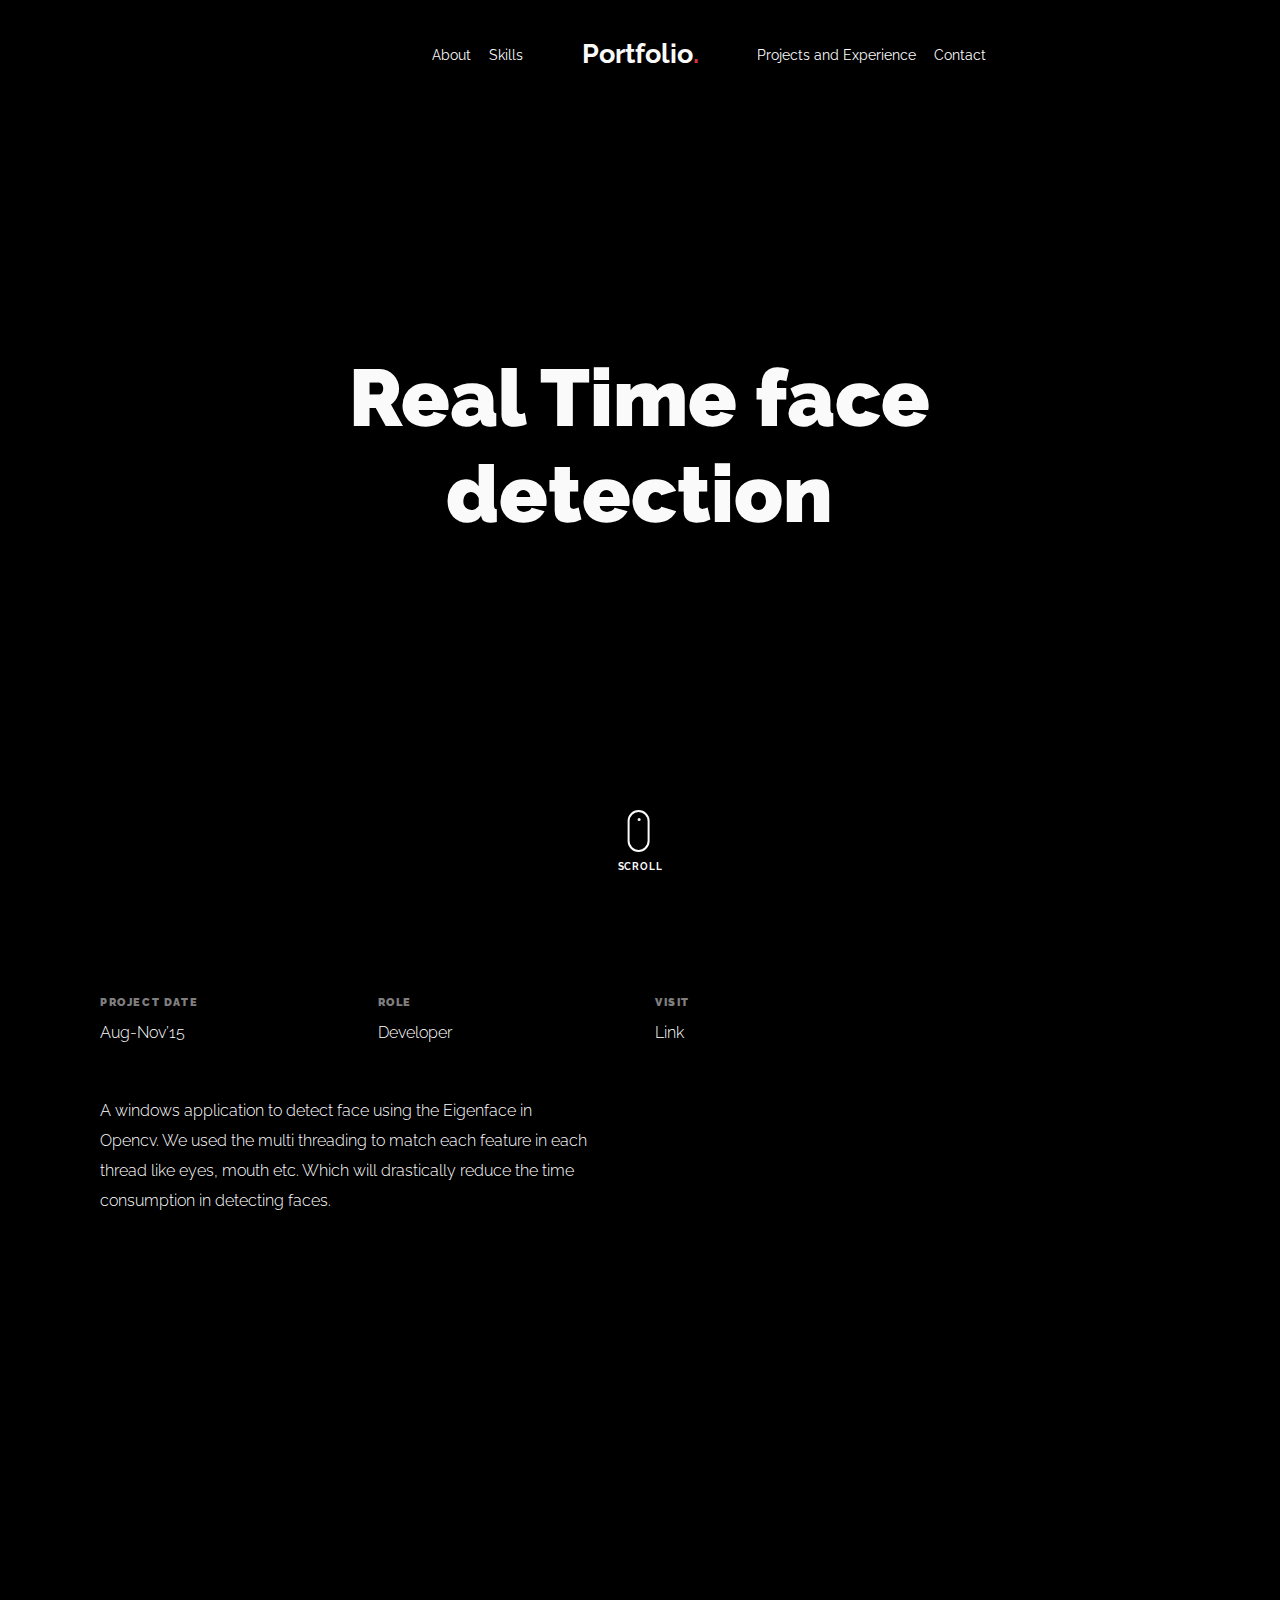
<file: Stocksmith.html>
<!doctype html>
<html lang="en">

<head>
  <title>Stocksmith</title>
  <meta charset="utf-8">
  <meta name="viewport" content="width=device-width, initial-scale=1, shrink-to-fit=no">
  
  <meta name="description" content=" ">
  <meta name="keywords" content="html, css, javascript, jquery">
  <meta name="author" content="">

  <link rel="stylesheet" href="css/vendor/icomoon/style.css">
  <link rel="stylesheet" href="css/vendor/owl.carousel.min.css">
  <link rel="stylesheet" href="css/vendor/aos.css">
  <link rel="stylesheet" href="css/vendor/animate.min.css">
  <link rel="stylesheet" href="css/vendor/bootstrap.min.css">
  <link rel="stylesheet" href="css/vendor/jquery.fancybox.min.css">

  <!-- Theme Style -->
  <link rel="stylesheet" href="css/style.css">

</head>

<body data-spy="scroll" data-target=".site-nav-target" data-offset="200">

  <nav class="unslate_co--site-mobile-menu">
    <div class="close-wrap d-flex">
      <a href="#" class="d-flex ml-auto js-menu-toggle">
        <span class="close-label">Close</span>
        <div class="close-times">
          <span class="bar1"></span>
          <span class="bar2"></span>
        </div>
      </a>
    </div>
    <div class="site-mobile-inner"></div>
  </nav>

  <div class="unslate_co--site-wrap">

    <div class="unslate_co--site-inner">

      <nav class="unslate_co--site-nav site-nav-target">

        <div class="container">
        
          <div class="row align-items-center justify-content-between text-left">
            <div class="col-md-5 text-right">
              <ul class="site-nav-ul js-clone-nav text-left d-none d-lg-inline-block">
                <li><a href="index.html#about-section" class="nav-link">About</a></li>
                <li><a href="index.html#skills-section" class="nav-link">Skills</a></li>
              </ul>
            </div>
            <div class="site-logo pos-absolute">
              <a href="index.html" class="unslate_co--site-logo">Portfolio<span>.</span></a>
            </div>
            <div class="col-md-5 text-right text-lg-left">
              <ul class="site-nav-ul js-clone-nav text-left d-none d-lg-inline-block">
                <li><a href="index.html#portfolio-section" class="nav-link">Projects and Experience</a></li>
                <li><a href="index.html#contact-section" class="nav-link">Contact</a></li>
              </ul>
            </div>
          </div>
        </div>

      </nav>
      <!-- END nav -->

      <div class="cover-v1 gradient-bottom-black jarallax">
        <div class="container">
          <div class="row align-items-center">
            <div class="col-md-10 mx-auto text-center">
              <h1 class="heading" data-aos="fade-up">Real Time face detection</h1>
            </div>

          </div>
        </div>

        <!-- dov -->
        <a href="#portfolio-single-section" class="mouse-wrap smoothscroll">
          <span class="mouse">
            <span class="scroll"></span>
          </span>
          <span class="mouse-label">Scroll</span>
        </a>

      </div>
      <!-- END .cover-v1 -->

      <div class="container">
        <div class="portfolio-single-wrap unslate_co--section" id="portfolio-single-section">

          <div class="portfolio-single-inner">
              <div class="col-12 mb-5">
                <div class="row">
                  <div class="col-sm-6 col-md-6 col-lg-3">
                    <div class="detail-v1">
                      <span class="detail-label">Project Date</span>
                      <span class="detail-val">Aug-Nov’15 </span>
                    </div>
                  </div>
                  <div class="col-sm-6 col-md-6 col-lg-3">
                    <div class="detail-v1">
                      <span class="detail-label">Role</span>
                      <span class="detail-val">Developer</span>
                    </div>
                  </div>
                  <div class="col-sm-6 col-md-6 col-lg-3">
                    <div class="detail-v1">
                      <span class="detail-label">Visit</span>
                      <span class="detail-val"><a href="https://github.com/bhargav516/CommandLine">Link</a></span>
                    </div>
                  </div>
                </div>
              </div>
              <div class="col-md-6 pr-md-5">
                <p>A windows application to detect face using the Eigenface in Opencv.
                  We used the multi threading to match each feature in each thread like
                  eyes, mouth etc. Which will drastically reduce the time consumption
                  in detecting faces.</p>
              </div>

            </div>

          </div>
        </div>
      </div>
    </div>

    <footer class="unslate_co--footer unslate_co--section">
      <div class="container">
        <div class="row justify-content-center">
          <div class="col-md-7">

            <div class="footer-site-logo"><a href="#">Unfold<span>.</span></a></div>

            <ul class="footer-site-social">
              <li><a href="#">Facebook</a></li>
              <li><a href="#">Twitter</a></li>
              <li><a href="#">Instagram</a></li>
              <li><a href="#">Dribbble</a></li>
              <li><a href="#">Behance</a></li>
            </ul>

            <p class="site-copyright">
                
                <!-- Link back to Colorlib can't be removed. Template is licensed under CC BY 3.0. -->
                Copyright &copy;
                <script>
                  document.write(new Date().getFullYear());
                </script> All rights reserved | This template is made with <i class="icon-heart"
                  aria-hidden="true"></i> by <a href="https://colorlib.com" target="_blank">Colorlib</a>
                <!-- Link back to Colorlib can't be removed. Template is licensed under CC BY 3.0. -->
              
              </p>

          </div>
        </div>
      </div>
    </footer>

  </div>

  <!-- Loader -->
  <div id="unslate_co--overlayer"></div>
  <div class="site-loader-wrap">
    <div class="site-loader"></div>
  </div>

  <script src="js/scripts-dist.js"></script>
  <script src="js/main.js"></script>


</body>

</html>
</file>
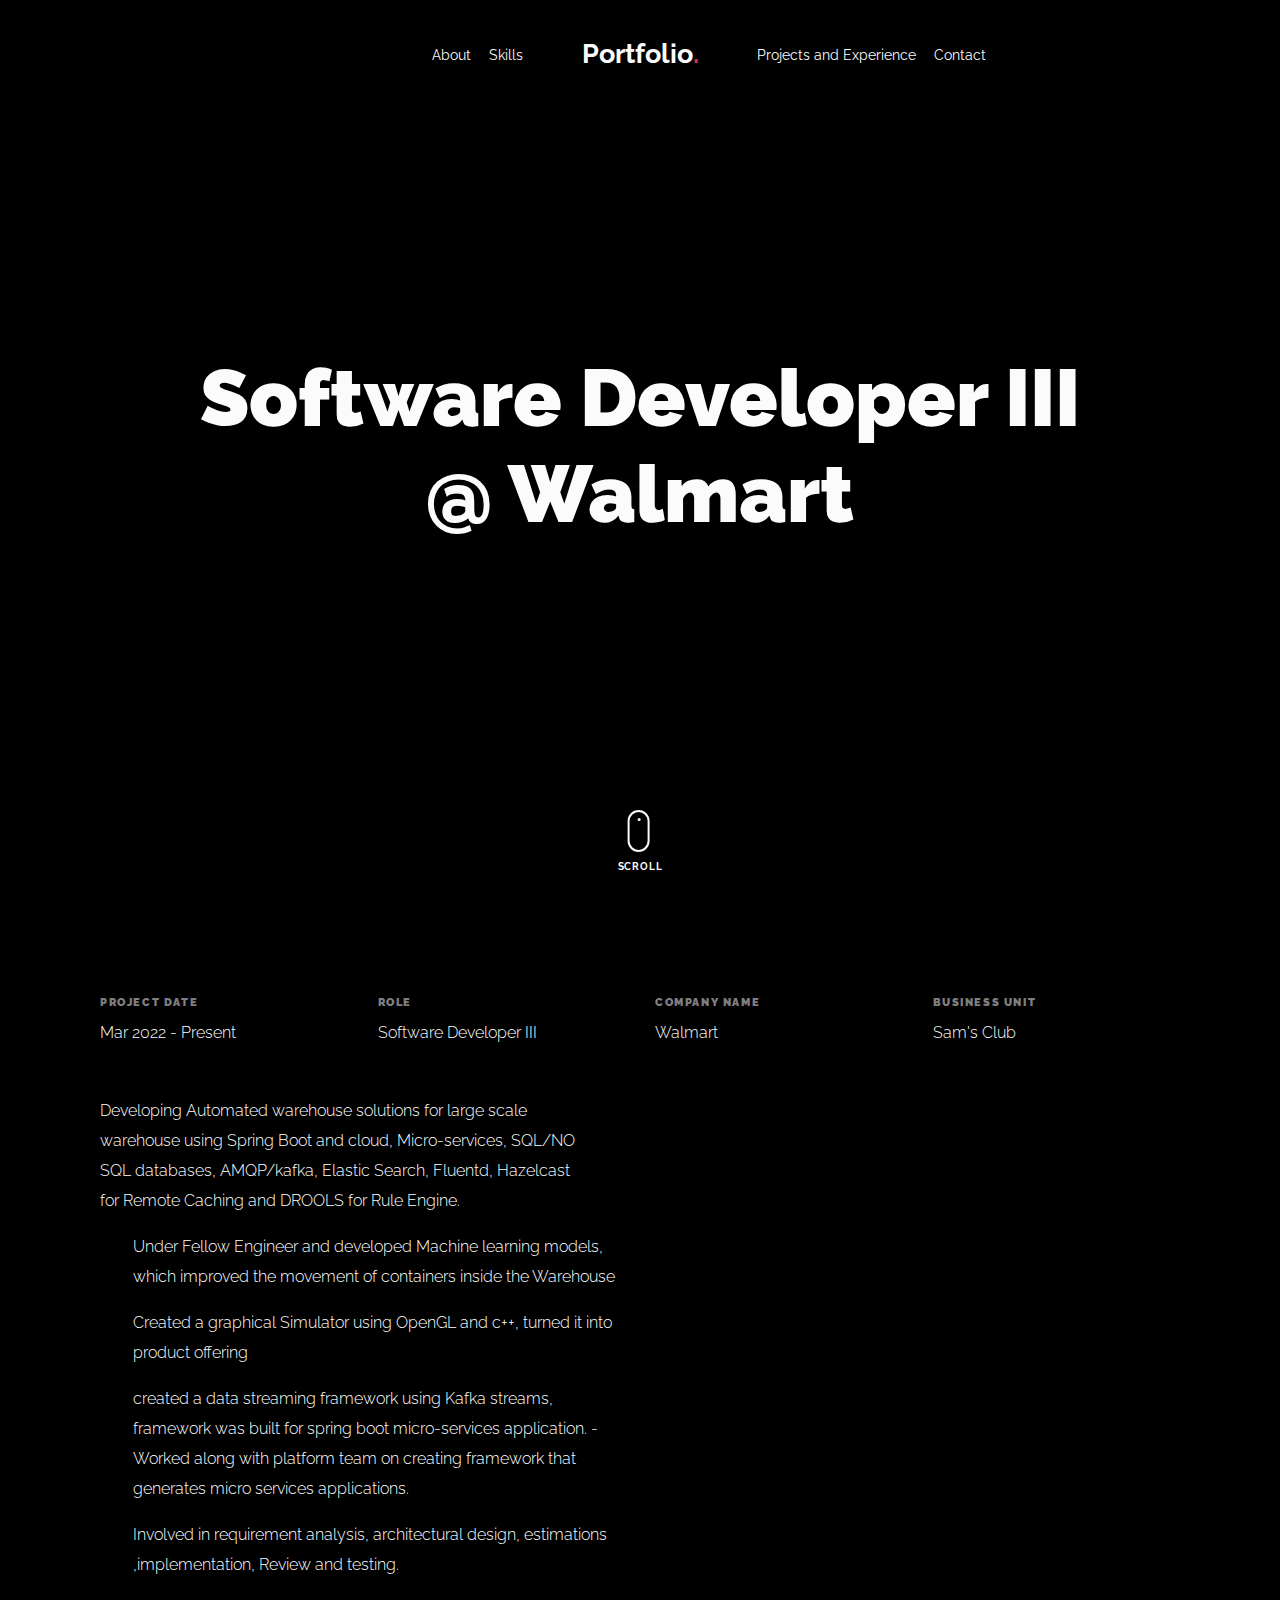
<file: walmart.html>
<!doctype html>
<html lang="en">

<head>
  <title>Beat the Crowds</title>
  <meta charset="utf-8">
  <meta name="viewport" content="width=device-width, initial-scale=1, shrink-to-fit=no">
  
  <meta name="description" content=" ">
  <meta name="keywords" content="html, css, javascript, jquery">
  <meta name="author" content="">

  <link rel="stylesheet" href="css/vendor/icomoon/style.css">
  <link rel="stylesheet" href="css/vendor/owl.carousel.min.css">
  <link rel="stylesheet" href="css/vendor/aos.css">
  <link rel="stylesheet" href="css/vendor/animate.min.css">
  <link rel="stylesheet" href="css/vendor/bootstrap.min.css">
  <link rel="stylesheet" href="css/vendor/jquery.fancybox.min.css">

  <!-- Theme Style -->
  <link rel="stylesheet" href="css/style.css">

</head>

<body data-spy="scroll" data-target=".site-nav-target" data-offset="200">

  <nav class="unslate_co--site-mobile-menu">
    <div class="close-wrap d-flex">
      <a href="#" class="d-flex ml-auto js-menu-toggle">
        <span class="close-label">Close</span>
        <div class="close-times">
          <span class="bar1"></span>
          <span class="bar2"></span>
        </div>
      </a>
    </div>
    <div class="site-mobile-inner"></div>
  </nav>

  <div class="unslate_co--site-wrap">

    <div class="unslate_co--site-inner">

      <nav class="unslate_co--site-nav site-nav-target">

        <div class="container">
        
          <div class="row align-items-center justify-content-between text-left">
            <div class="col-md-5 text-right">
              <ul class="site-nav-ul js-clone-nav text-left d-none d-lg-inline-block">
                <li><a href="index.html#about-section" class="nav-link">About</a></li>
                <li><a href="index.html#skills-section" class="nav-link">Skills</a></li>
              </ul>
            </div>
            <div class="site-logo pos-absolute">
              <a href="index.html" class="unslate_co--site-logo">Portfolio<span>.</span></a>
            </div>
            <div class="col-md-5 text-right text-lg-left">
              <ul class="site-nav-ul js-clone-nav text-left d-none d-lg-inline-block">
                <li><a href="index.html#portfolio-section" class="nav-link">Projects and Experience</a></li>
                <li><a href="index.html#contact-section" class="nav-link">Contact</a></li>
              </ul>
            </div>
          </div>
        </div>

      </nav>
      <!-- END nav -->

      <div class="cover-v1 gradient-bottom-black jarallax">
        <div class="container">
          <div class="row align-items-center">
            <div class="col-md-10 mx-auto text-center">
              <h1 class="heading" data-aos="fade-up">Software Developer III @ Walmart </h1>
              <h2 class="subheading" data-aos="fade-up" data-aos-delay="100"></h2>
            </div>

          </div>
        </div>

        <!-- dov -->
        <a href="#portfolio-single-section" class="mouse-wrap smoothscroll">
          <span class="mouse">
            <span class="scroll"></span>
          </span>
          <span class="mouse-label">Scroll</span>
        </a>

      </div>
      <!-- END .cover-v1 -->

      <div class="container">
        <div class="portfolio-single-wrap unslate_co--section" id="portfolio-single-section">

          <div class="portfolio-single-inner">
              <div class="col-12 mb-5">
                <div class="row">
                  <div class="col-sm-6 col-md-6 col-lg-3">
                    <div class="detail-v1">
                      <span class="detail-label">Project Date</span>
                      <span class="detail-val">Mar 2022 - Present </span>
                    </div>
                  </div>
                  <div class="col-sm-6 col-md-6 col-lg-3">
                    <div class="detail-v1">
                      <span class="detail-label">Role</span>
                      <span class="detail-val">Software Developer III</span>
                    </div>
                  </div>
                  <div class="col-sm-6 col-md-6 col-lg-3">
                    <div class="detail-v1">
                      <span class="detail-label">company name</span>
                      <span class="detail-val"><a href="https://www.walmart.com/">Walmart</a></span>
                    </div>
                  </div>
                  <div class="col-sm-6 col-md-6 col-lg-3">
                    <div class="detail-v1">
                      <span class="detail-label">business Unit</span>
                      <span class="detail-val"><a href="https://www.samsclub.com/">Sam's Club</a></span>
                    </div>
                  </div>
                </div>
              </div>
              <div class="col-md-6 pr-md-5">
                <p>Developing Automated warehouse solutions for large scale
                  warehouse using Spring Boot and cloud, Micro-services, SQL/NO
                  SQL databases, AMQP/kafka, Elastic Search, Fluentd, Hazelcast for
                  Remote Caching and DROOLS for Rule Engine.</p>
              </div>
              <div class="col-md-6 pl-md-5">
                <p> Under Fellow Engineer and developed Machine learning models,
                  which improved the movement of containers inside the Warehouse</p>
                <p> Created a graphical Simulator using OpenGL and c++, turned it
                  into product offering</p>
                  <p>created a data streaming framework using Kafka streams, framework
                    was built for spring boot micro-services application.
                    - Worked along with platform team on creating framework that
                    generates micro services applications.</p>
                <p>Involved in requirement analysis, architectural design, estimations
                  ,implementation, Review and testing.</p>
              </div>
            </div>

          </div>
        </div>
      </div>
    </div>

    <footer class="unslate_co--footer unslate_co--section">
      <div class="container">
        <div class="row justify-content-center">
          <div class="col-md-7">

            <div class="footer-site-logo"><a href="#">Unfold<span>.</span></a></div>

            <ul class="footer-site-social">
              <li><a href="#">Facebook</a></li>
              <li><a href="#">Twitter</a></li>
              <li><a href="#">Instagram</a></li>
              <li><a href="#">Dribbble</a></li>
              <li><a href="#">Behance</a></li>
            </ul>

            <p class="site-copyright">
                
                <!-- Link back to Colorlib can't be removed. Template is licensed under CC BY 3.0. -->
                Copyright &copy;
                <script>
                  document.write(new Date().getFullYear());
                </script> All rights reserved | This template is made with <i class="icon-heart"
                  aria-hidden="true"></i> by <a href="https://colorlib.com" target="_blank">Colorlib</a>
                <!-- Link back to Colorlib can't be removed. Template is licensed under CC BY 3.0. -->
              
              </p>

          </div>
        </div>
      </div>
    </footer>

  </div>

  <!-- Loader -->
  <div id="unslate_co--overlayer"></div>
  <div class="site-loader-wrap">
    <div class="site-loader"></div>
  </div>

  <script src="js/scripts-dist.js"></script>
  <script src="js/main.js"></script>


</body>

</html>
</file>
<file: css/vendor/icomoon/style.css>
@font-face {
  font-family: 'icomoon';
  src:  url('fonts/icomoon.eot?10si43');
  src:  url('fonts/icomoon.eot?10si43#iefix') format('embedded-opentype'),
    url('fonts/icomoon.ttf?10si43') format('truetype'),
    url('fonts/icomoon.woff?10si43') format('woff'),
    url('fonts/icomoon.svg?10si43#icomoon') format('svg');
  font-weight: normal;
  font-style: normal;
}

[class^="icon-"], [class*=" icon-"] {
  /* use !important to prevent issues with browser extensions that change fonts */
  font-family: 'icomoon' !important;
  speak: none;
  font-style: normal;
  font-weight: normal;
  font-variant: normal;
  text-transform: none;
  line-height: 1;

  /* Better Font Rendering =========== */
  -webkit-font-smoothing: antialiased;
  -moz-osx-font-smoothing: grayscale;
}

.icon-asterisk:before {
  content: "\f069";
}
.icon-plus:before {
  content: "\f067";
}
.icon-question:before {
  content: "\f128";
}
.icon-minus:before {
  content: "\f068";
}
.icon-glass:before {
  content: "\f000";
}
.icon-music:before {
  content: "\f001";
}
.icon-search:before {
  content: "\f002";
}
.icon-envelope-o:before {
  content: "\f003";
}
.icon-heart:before {
  content: "\f004";
}
.icon-star:before {
  content: "\f005";
}
.icon-star-o:before {
  content: "\f006";
}
.icon-user:before {
  content: "\f007";
}
.icon-film:before {
  content: "\f008";
}
.icon-th-large:before {
  content: "\f009";
}
.icon-th:before {
  content: "\f00a";
}
.icon-th-list:before {
  content: "\f00b";
}
.icon-check:before {
  content: "\f00c";
}
.icon-close:before {
  content: "\f00d";
}
.icon-remove:before {
  content: "\f00d";
}
.icon-times:before {
  content: "\f00d";
}
.icon-search-plus:before {
  content: "\f00e";
}
.icon-search-minus:before {
  content: "\f010";
}
.icon-power-off:before {
  content: "\f011";
}
.icon-signal:before {
  content: "\f012";
}
.icon-cog:before {
  content: "\f013";
}
.icon-gear:before {
  content: "\f013";
}
.icon-trash-o:before {
  content: "\f014";
}
.icon-home:before {
  content: "\f015";
}
.icon-file-o:before {
  content: "\f016";
}
.icon-clock-o:before {
  content: "\f017";
}
.icon-road:before {
  content: "\f018";
}
.icon-download:before {
  content: "\f019";
}
.icon-arrow-circle-o-down:before {
  content: "\f01a";
}
.icon-arrow-circle-o-up:before {
  content: "\f01b";
}
.icon-inbox:before {
  content: "\f01c";
}
.icon-play-circle-o:before {
  content: "\f01d";
}
.icon-repeat:before {
  content: "\f01e";
}
.icon-rotate-right:before {
  content: "\f01e";
}
.icon-refresh:before {
  content: "\f021";
}
.icon-list-alt:before {
  content: "\f022";
}
.icon-lock:before {
  content: "\f023";
}
.icon-flag:before {
  content: "\f024";
}
.icon-headphones:before {
  content: "\f025";
}
.icon-volume-off:before {
  content: "\f026";
}
.icon-volume-down:before {
  content: "\f027";
}
.icon-volume-up:before {
  content: "\f028";
}
.icon-qrcode:before {
  content: "\f029";
}
.icon-barcode:before {
  content: "\f02a";
}
.icon-tag:before {
  content: "\f02b";
}
.icon-tags:before {
  content: "\f02c";
}
.icon-book:before {
  content: "\f02d";
}
.icon-bookmark:before {
  content: "\f02e";
}
.icon-print:before {
  content: "\f02f";
}
.icon-camera:before {
  content: "\f030";
}
.icon-font:before {
  content: "\f031";
}
.icon-bold:before {
  content: "\f032";
}
.icon-italic:before {
  content: "\f033";
}
.icon-text-height:before {
  content: "\f034";
}
.icon-text-width:before {
  content: "\f035";
}
.icon-align-left:before {
  content: "\f036";
}
.icon-align-center:before {
  content: "\f037";
}
.icon-align-right:before {
  content: "\f038";
}
.icon-align-justify:before {
  content: "\f039";
}
.icon-list:before {
  content: "\f03a";
}
.icon-dedent:before {
  content: "\f03b";
}
.icon-outdent:before {
  content: "\f03b";
}
.icon-indent:before {
  content: "\f03c";
}
.icon-video-camera:before {
  content: "\f03d";
}
.icon-image:before {
  content: "\f03e";
}
.icon-photo:before {
  content: "\f03e";
}
.icon-picture-o:before {
  content: "\f03e";
}
.icon-pencil:before {
  content: "\f040";
}
.icon-map-marker:before {
  content: "\f041";
}
.icon-adjust:before {
  content: "\f042";
}
.icon-tint:before {
  content: "\f043";
}
.icon-edit:before {
  content: "\f044";
}
.icon-pencil-square-o:before {
  content: "\f044";
}
.icon-share-square-o:before {
  content: "\f045";
}
.icon-check-square-o:before {
  content: "\f046";
}
.icon-arrows:before {
  content: "\f047";
}
.icon-step-backward:before {
  content: "\f048";
}
.icon-fast-backward:before {
  content: "\f049";
}
.icon-backward:before {
  content: "\f04a";
}
.icon-play:before {
  content: "\f04b";
}
.icon-pause:before {
  content: "\f04c";
}
.icon-stop:before {
  content: "\f04d";
}
.icon-forward:before {
  content: "\f04e";
}
.icon-fast-forward:before {
  content: "\f050";
}
.icon-step-forward:before {
  content: "\f051";
}
.icon-eject:before {
  content: "\f052";
}
.icon-chevron-left:before {
  content: "\f053";
}
.icon-chevron-right:before {
  content: "\f054";
}
.icon-plus-circle:before {
  content: "\f055";
}
.icon-minus-circle:before {
  content: "\f056";
}
.icon-times-circle:before {
  content: "\f057";
}
.icon-check-circle:before {
  content: "\f058";
}
.icon-question-circle:before {
  content: "\f059";
}
.icon-info-circle:before {
  content: "\f05a";
}
.icon-crosshairs:before {
  content: "\f05b";
}
.icon-times-circle-o:before {
  content: "\f05c";
}
.icon-check-circle-o:before {
  content: "\f05d";
}
.icon-ban:before {
  content: "\f05e";
}
.icon-arrow-left:before {
  content: "\f060";
}
.icon-arrow-right:before {
  content: "\f061";
}
.icon-arrow-up:before {
  content: "\f062";
}
.icon-arrow-down:before {
  content: "\f063";
}
.icon-mail-forward:before {
  content: "\f064";
}
.icon-share:before {
  content: "\f064";
}
.icon-expand:before {
  content: "\f065";
}
.icon-compress:before {
  content: "\f066";
}
.icon-exclamation-circle:before {
  content: "\f06a";
}
.icon-gift:before {
  content: "\f06b";
}
.icon-leaf:before {
  content: "\f06c";
}
.icon-fire:before {
  content: "\f06d";
}
.icon-eye:before {
  content: "\f06e";
}
.icon-eye-slash:before {
  content: "\f070";
}
.icon-exclamation-triangle:before {
  content: "\f071";
}
.icon-warning:before {
  content: "\f071";
}
.icon-plane:before {
  content: "\f072";
}
.icon-calendar:before {
  content: "\f073";
}
.icon-random:before {
  content: "\f074";
}
.icon-comment:before {
  content: "\f075";
}
.icon-magnet:before {
  content: "\f076";
}
.icon-chevron-up:before {
  content: "\f077";
}
.icon-chevron-down:before {
  content: "\f078";
}
.icon-retweet:before {
  content: "\f079";
}
.icon-shopping-cart:before {
  content: "\f07a";
}
.icon-folder:before {
  content: "\f07b";
}
.icon-folder-open:before {
  content: "\f07c";
}
.icon-arrows-v:before {
  content: "\f07d";
}
.icon-arrows-h:before {
  content: "\f07e";
}
.icon-bar-chart:before {
  content: "\f080";
}
.icon-bar-chart-o:before {
  content: "\f080";
}
.icon-twitter-square:before {
  content: "\f081";
}
.icon-facebook-square:before {
  content: "\f082";
}
.icon-camera-retro:before {
  content: "\f083";
}
.icon-key:before {
  content: "\f084";
}
.icon-cogs:before {
  content: "\f085";
}
.icon-gears:before {
  content: "\f085";
}
.icon-comments:before {
  content: "\f086";
}
.icon-thumbs-o-up:before {
  content: "\f087";
}
.icon-thumbs-o-down:before {
  content: "\f088";
}
.icon-star-half:before {
  content: "\f089";
}
.icon-heart-o:before {
  content: "\f08a";
}
.icon-sign-out:before {
  content: "\f08b";
}
.icon-linkedin-square:before {
  content: "\f08c";
}
.icon-thumb-tack:before {
  content: "\f08d";
}
.icon-external-link:before {
  content: "\f08e";
}
.icon-sign-in:before {
  content: "\f090";
}
.icon-trophy:before {
  content: "\f091";
}
.icon-github-square:before {
  content: "\f092";
}
.icon-upload:before {
  content: "\f093";
}
.icon-lemon-o:before {
  content: "\f094";
}
.icon-phone:before {
  content: "\f095";
}
.icon-square-o:before {
  content: "\f096";
}
.icon-bookmark-o:before {
  content: "\f097";
}
.icon-phone-square:before {
  content: "\f098";
}
.icon-twitter:before {
  content: "\f099";
}
.icon-facebook:before {
  content: "\f09a";
}
.icon-facebook-f:before {
  content: "\f09a";
}
.icon-github:before {
  content: "\f09b";
}
.icon-unlock:before {
  content: "\f09c";
}
.icon-credit-card:before {
  content: "\f09d";
}
.icon-feed:before {
  content: "\f09e";
}
.icon-rss:before {
  content: "\f09e";
}
.icon-hdd-o:before {
  content: "\f0a0";
}
.icon-bullhorn:before {
  content: "\f0a1";
}
.icon-bell-o:before {
  content: "\f0a2";
}
.icon-certificate:before {
  content: "\f0a3";
}
.icon-hand-o-right:before {
  content: "\f0a4";
}
.icon-hand-o-left:before {
  content: "\f0a5";
}
.icon-hand-o-up:before {
  content: "\f0a6";
}
.icon-hand-o-down:before {
  content: "\f0a7";
}
.icon-arrow-circle-left:before {
  content: "\f0a8";
}
.icon-arrow-circle-right:before {
  content: "\f0a9";
}
.icon-arrow-circle-up:before {
  content: "\f0aa";
}
.icon-arrow-circle-down:before {
  content: "\f0ab";
}
.icon-globe:before {
  content: "\f0ac";
}
.icon-wrench:before {
  content: "\f0ad";
}
.icon-tasks:before {
  content: "\f0ae";
}
.icon-filter:before {
  content: "\f0b0";
}
.icon-briefcase:before {
  content: "\f0b1";
}
.icon-arrows-alt:before {
  content: "\f0b2";
}
.icon-group:before {
  content: "\f0c0";
}
.icon-users:before {
  content: "\f0c0";
}
.icon-chain:before {
  content: "\f0c1";
}
.icon-link:before {
  content: "\f0c1";
}
.icon-cloud:before {
  content: "\f0c2";
}
.icon-flask:before {
  content: "\f0c3";
}
.icon-cut:before {
  content: "\f0c4";
}
.icon-scissors:before {
  content: "\f0c4";
}
.icon-copy:before {
  content: "\f0c5";
}
.icon-files-o:before {
  content: "\f0c5";
}
.icon-paperclip:before {
  content: "\f0c6";
}
.icon-floppy-o:before {
  content: "\f0c7";
}
.icon-save:before {
  content: "\f0c7";
}
.icon-square:before {
  content: "\f0c8";
}
.icon-bars:before {
  content: "\f0c9";
}
.icon-navicon:before {
  content: "\f0c9";
}
.icon-reorder:before {
  content: "\f0c9";
}
.icon-list-ul:before {
  content: "\f0ca";
}
.icon-list-ol:before {
  content: "\f0cb";
}
.icon-strikethrough:before {
  content: "\f0cc";
}
.icon-underline:before {
  content: "\f0cd";
}
.icon-table:before {
  content: "\f0ce";
}
.icon-magic:before {
  content: "\f0d0";
}
.icon-truck:before {
  content: "\f0d1";
}
.icon-pinterest:before {
  content: "\f0d2";
}
.icon-pinterest-square:before {
  content: "\f0d3";
}
.icon-google-plus-square:before {
  content: "\f0d4";
}
.icon-google-plus:before {
  content: "\f0d5";
}
.icon-money:before {
  content: "\f0d6";
}
.icon-caret-down:before {
  content: "\f0d7";
}
.icon-caret-up:before {
  content: "\f0d8";
}
.icon-caret-left:before {
  content: "\f0d9";
}
.icon-caret-right:before {
  content: "\f0da";
}
.icon-columns:before {
  content: "\f0db";
}
.icon-sort:before {
  content: "\f0dc";
}
.icon-unsorted:before {
  content: "\f0dc";
}
.icon-sort-desc:before {
  content: "\f0dd";
}
.icon-sort-down:before {
  content: "\f0dd";
}
.icon-sort-asc:before {
  content: "\f0de";
}
.icon-sort-up:before {
  content: "\f0de";
}
.icon-envelope:before {
  content: "\f0e0";
}
.icon-linkedin:before {
  content: "\f0e1";
}
.icon-rotate-left:before {
  content: "\f0e2";
}
.icon-undo:before {
  content: "\f0e2";
}
.icon-gavel:before {
  content: "\f0e3";
}
.icon-legal:before {
  content: "\f0e3";
}
.icon-dashboard:before {
  content: "\f0e4";
}
.icon-tachometer:before {
  content: "\f0e4";
}
.icon-comment-o:before {
  content: "\f0e5";
}
.icon-comments-o:before {
  content: "\f0e6";
}
.icon-bolt:before {
  content: "\f0e7";
}
.icon-flash:before {
  content: "\f0e7";
}
.icon-sitemap:before {
  content: "\f0e8";
}
.icon-umbrella:before {
  content: "\f0e9";
}
.icon-clipboard:before {
  content: "\f0ea";
}
.icon-paste:before {
  content: "\f0ea";
}
.icon-lightbulb-o:before {
  content: "\f0eb";
}
.icon-exchange:before {
  content: "\f0ec";
}
.icon-cloud-download:before {
  content: "\f0ed";
}
.icon-cloud-upload:before {
  content: "\f0ee";
}
.icon-user-md:before {
  content: "\f0f0";
}
.icon-stethoscope:before {
  content: "\f0f1";
}
.icon-suitcase:before {
  content: "\f0f2";
}
.icon-bell:before {
  content: "\f0f3";
}
.icon-coffee:before {
  content: "\f0f4";
}
.icon-cutlery:before {
  content: "\f0f5";
}
.icon-file-text-o:before {
  content: "\f0f6";
}
.icon-building-o:before {
  content: "\f0f7";
}
.icon-hospital-o:before {
  content: "\f0f8";
}
.icon-ambulance:before {
  content: "\f0f9";
}
.icon-medkit:before {
  content: "\f0fa";
}
.icon-fighter-jet:before {
  content: "\f0fb";
}
.icon-beer:before {
  content: "\f0fc";
}
.icon-h-square:before {
  content: "\f0fd";
}
.icon-plus-square:before {
  content: "\f0fe";
}
.icon-angle-double-left:before {
  content: "\f100";
}
.icon-angle-double-right:before {
  content: "\f101";
}
.icon-angle-double-up:before {
  content: "\f102";
}
.icon-angle-double-down:before {
  content: "\f103";
}
.icon-angle-left:before {
  content: "\f104";
}
.icon-angle-right:before {
  content: "\f105";
}
.icon-angle-up:before {
  content: "\f106";
}
.icon-angle-down:before {
  content: "\f107";
}
.icon-desktop:before {
  content: "\f108";
}
.icon-laptop:before {
  content: "\f109";
}
.icon-tablet:before {
  content: "\f10a";
}
.icon-mobile:before {
  content: "\f10b";
}
.icon-mobile-phone:before {
  content: "\f10b";
}
.icon-circle-o:before {
  content: "\f10c";
}
.icon-quote-left:before {
  content: "\f10d";
}
.icon-quote-right:before {
  content: "\f10e";
}
.icon-spinner:before {
  content: "\f110";
}
.icon-circle:before {
  content: "\f111";
}
.icon-mail-reply:before {
  content: "\f112";
}
.icon-reply:before {
  content: "\f112";
}
.icon-github-alt:before {
  content: "\f113";
}
.icon-folder-o:before {
  content: "\f114";
}
.icon-folder-open-o:before {
  content: "\f115";
}
.icon-smile-o:before {
  content: "\f118";
}
.icon-frown-o:before {
  content: "\f119";
}
.icon-meh-o:before {
  content: "\f11a";
}
.icon-gamepad:before {
  content: "\f11b";
}
.icon-keyboard-o:before {
  content: "\f11c";
}
.icon-flag-o:before {
  content: "\f11d";
}
.icon-flag-checkered:before {
  content: "\f11e";
}
.icon-terminal:before {
  content: "\f120";
}
.icon-code:before {
  content: "\f121";
}
.icon-mail-reply-all:before {
  content: "\f122";
}
.icon-reply-all:before {
  content: "\f122";
}
.icon-star-half-empty:before {
  content: "\f123";
}
.icon-star-half-full:before {
  content: "\f123";
}
.icon-star-half-o:before {
  content: "\f123";
}
.icon-location-arrow:before {
  content: "\f124";
}
.icon-crop:before {
  content: "\f125";
}
.icon-code-fork:before {
  content: "\f126";
}
.icon-chain-broken:before {
  content: "\f127";
}
.icon-unlink:before {
  content: "\f127";
}
.icon-info:before {
  content: "\f129";
}
.icon-exclamation:before {
  content: "\f12a";
}
.icon-superscript:before {
  content: "\f12b";
}
.icon-subscript:before {
  content: "\f12c";
}
.icon-eraser:before {
  content: "\f12d";
}
.icon-puzzle-piece:before {
  content: "\f12e";
}
.icon-microphone:before {
  content: "\f130";
}
.icon-microphone-slash:before {
  content: "\f131";
}
.icon-shield:before {
  content: "\f132";
}
.icon-calendar-o:before {
  content: "\f133";
}
.icon-fire-extinguisher:before {
  content: "\f134";
}
.icon-rocket:before {
  content: "\f135";
}
.icon-maxcdn:before {
  content: "\f136";
}
.icon-chevron-circle-left:before {
  content: "\f137";
}
.icon-chevron-circle-right:before {
  content: "\f138";
}
.icon-chevron-circle-up:before {
  content: "\f139";
}
.icon-chevron-circle-down:before {
  content: "\f13a";
}
.icon-html5:before {
  content: "\f13b";
}
.icon-css3:before {
  content: "\f13c";
}
.icon-anchor:before {
  content: "\f13d";
}
.icon-unlock-alt:before {
  content: "\f13e";
}
.icon-bullseye:before {
  content: "\f140";
}
.icon-ellipsis-h:before {
  content: "\f141";
}
.icon-ellipsis-v:before {
  content: "\f142";
}
.icon-rss-square:before {
  content: "\f143";
}
.icon-play-circle:before {
  content: "\f144";
}
.icon-ticket:before {
  content: "\f145";
}
.icon-minus-square:before {
  content: "\f146";
}
.icon-minus-square-o:before {
  content: "\f147";
}
.icon-level-up:before {
  content: "\f148";
}
.icon-level-down:before {
  content: "\f149";
}
.icon-check-square:before {
  content: "\f14a";
}
.icon-pencil-square:before {
  content: "\f14b";
}
.icon-external-link-square:before {
  content: "\f14c";
}
.icon-share-square:before {
  content: "\f14d";
}
.icon-compass:before {
  content: "\f14e";
}
.icon-caret-square-o-down:before {
  content: "\f150";
}
.icon-toggle-down:before {
  content: "\f150";
}
.icon-caret-square-o-up:before {
  content: "\f151";
}
.icon-toggle-up:before {
  content: "\f151";
}
.icon-caret-square-o-right:before {
  content: "\f152";
}
.icon-toggle-right:before {
  content: "\f152";
}
.icon-eur:before {
  content: "\f153";
}
.icon-euro:before {
  content: "\f153";
}
.icon-gbp:before {
  content: "\f154";
}
.icon-dollar:before {
  content: "\f155";
}
.icon-usd:before {
  content: "\f155";
}
.icon-inr:before {
  content: "\f156";
}
.icon-rupee:before {
  content: "\f156";
}
.icon-cny:before {
  content: "\f157";
}
.icon-jpy:before {
  content: "\f157";
}
.icon-rmb:before {
  content: "\f157";
}
.icon-yen:before {
  content: "\f157";
}
.icon-rouble:before {
  content: "\f158";
}
.icon-rub:before {
  content: "\f158";
}
.icon-ruble:before {
  content: "\f158";
}
.icon-krw:before {
  content: "\f159";
}
.icon-won:before {
  content: "\f159";
}
.icon-bitcoin:before {
  content: "\f15a";
}
.icon-btc:before {
  content: "\f15a";
}
.icon-file:before {
  content: "\f15b";
}
.icon-file-text:before {
  content: "\f15c";
}
.icon-sort-alpha-asc:before {
  content: "\f15d";
}
.icon-sort-alpha-desc:before {
  content: "\f15e";
}
.icon-sort-amount-asc:before {
  content: "\f160";
}
.icon-sort-amount-desc:before {
  content: "\f161";
}
.icon-sort-numeric-asc:before {
  content: "\f162";
}
.icon-sort-numeric-desc:before {
  content: "\f163";
}
.icon-thumbs-up:before {
  content: "\f164";
}
.icon-thumbs-down:before {
  content: "\f165";
}
.icon-youtube-square:before {
  content: "\f166";
}
.icon-youtube:before {
  content: "\f167";
}
.icon-xing:before {
  content: "\f168";
}
.icon-xing-square:before {
  content: "\f169";
}
.icon-youtube-play:before {
  content: "\f16a";
}
.icon-dropbox:before {
  content: "\f16b";
}
.icon-stack-overflow:before {
  content: "\f16c";
}
.icon-instagram:before {
  content: "\f16d";
}
.icon-flickr:before {
  content: "\f16e";
}
.icon-adn:before {
  content: "\f170";
}
.icon-bitbucket:before {
  content: "\f171";
}
.icon-bitbucket-square:before {
  content: "\f172";
}
.icon-tumblr:before {
  content: "\f173";
}
.icon-tumblr-square:before {
  content: "\f174";
}
.icon-long-arrow-down:before {
  content: "\f175";
}
.icon-long-arrow-up:before {
  content: "\f176";
}
.icon-long-arrow-left:before {
  content: "\f177";
}
.icon-long-arrow-right:before {
  content: "\f178";
}
.icon-apple:before {
  content: "\f179";
}
.icon-windows:before {
  content: "\f17a";
}
.icon-android:before {
  content: "\f17b";
}
.icon-linux:before {
  content: "\f17c";
}
.icon-dribbble:before {
  content: "\f17d";
}
.icon-skype:before {
  content: "\f17e";
}
.icon-foursquare:before {
  content: "\f180";
}
.icon-trello:before {
  content: "\f181";
}
.icon-female:before {
  content: "\f182";
}
.icon-male:before {
  content: "\f183";
}
.icon-gittip:before {
  content: "\f184";
}
.icon-gratipay:before {
  content: "\f184";
}
.icon-sun-o:before {
  content: "\f185";
}
.icon-moon-o:before {
  content: "\f186";
}
.icon-archive:before {
  content: "\f187";
}
.icon-bug:before {
  content: "\f188";
}
.icon-vk:before {
  content: "\f189";
}
.icon-weibo:before {
  content: "\f18a";
}
.icon-renren:before {
  content: "\f18b";
}
.icon-pagelines:before {
  content: "\f18c";
}
.icon-stack-exchange:before {
  content: "\f18d";
}
.icon-arrow-circle-o-right:before {
  content: "\f18e";
}
.icon-arrow-circle-o-left:before {
  content: "\f190";
}
.icon-caret-square-o-left:before {
  content: "\f191";
}
.icon-toggle-left:before {
  content: "\f191";
}
.icon-dot-circle-o:before {
  content: "\f192";
}
.icon-wheelchair:before {
  content: "\f193";
}
.icon-vimeo-square:before {
  content: "\f194";
}
.icon-try:before {
  content: "\f195";
}
.icon-turkish-lira:before {
  content: "\f195";
}
.icon-plus-square-o:before {
  content: "\f196";
}
.icon-space-shuttle:before {
  content: "\f197";
}
.icon-slack:before {
  content: "\f198";
}
.icon-envelope-square:before {
  content: "\f199";
}
.icon-wordpress:before {
  content: "\f19a";
}
.icon-openid:before {
  content: "\f19b";
}
.icon-bank:before {
  content: "\f19c";
}
.icon-institution:before {
  content: "\f19c";
}
.icon-university:before {
  content: "\f19c";
}
.icon-graduation-cap:before {
  content: "\f19d";
}
.icon-mortar-board:before {
  content: "\f19d";
}
.icon-yahoo:before {
  content: "\f19e";
}
.icon-google:before {
  content: "\f1a0";
}
.icon-reddit:before {
  content: "\f1a1";
}
.icon-reddit-square:before {
  content: "\f1a2";
}
.icon-stumbleupon-circle:before {
  content: "\f1a3";
}
.icon-stumbleupon:before {
  content: "\f1a4";
}
.icon-delicious:before {
  content: "\f1a5";
}
.icon-digg:before {
  content: "\f1a6";
}
.icon-pied-piper-pp:before {
  content: "\f1a7";
}
.icon-pied-piper-alt:before {
  content: "\f1a8";
}
.icon-drupal:before {
  content: "\f1a9";
}
.icon-joomla:before {
  content: "\f1aa";
}
.icon-language:before {
  content: "\f1ab";
}
.icon-fax:before {
  content: "\f1ac";
}
.icon-building:before {
  content: "\f1ad";
}
.icon-child:before {
  content: "\f1ae";
}
.icon-paw:before {
  content: "\f1b0";
}
.icon-spoon:before {
  content: "\f1b1";
}
.icon-cube:before {
  content: "\f1b2";
}
.icon-cubes:before {
  content: "\f1b3";
}
.icon-behance:before {
  content: "\f1b4";
}
.icon-behance-square:before {
  content: "\f1b5";
}
.icon-steam:before {
  content: "\f1b6";
}
.icon-steam-square:before {
  content: "\f1b7";
}
.icon-recycle:before {
  content: "\f1b8";
}
.icon-automobile:before {
  content: "\f1b9";
}
.icon-car:before {
  content: "\f1b9";
}
.icon-cab:before {
  content: "\f1ba";
}
.icon-taxi:before {
  content: "\f1ba";
}
.icon-tree:before {
  content: "\f1bb";
}
.icon-spotify:before {
  content: "\f1bc";
}
.icon-deviantart:before {
  content: "\f1bd";
}
.icon-soundcloud:before {
  content: "\f1be";
}
.icon-database:before {
  content: "\f1c0";
}
.icon-file-pdf-o:before {
  content: "\f1c1";
}
.icon-file-word-o:before {
  content: "\f1c2";
}
.icon-file-excel-o:before {
  content: "\f1c3";
}
.icon-file-powerpoint-o:before {
  content: "\f1c4";
}
.icon-file-image-o:before {
  content: "\f1c5";
}
.icon-file-photo-o:before {
  content: "\f1c5";
}
.icon-file-picture-o:before {
  content: "\f1c5";
}
.icon-file-archive-o:before {
  content: "\f1c6";
}
.icon-file-zip-o:before {
  content: "\f1c6";
}
.icon-file-audio-o:before {
  content: "\f1c7";
}
.icon-file-sound-o:before {
  content: "\f1c7";
}
.icon-file-movie-o:before {
  content: "\f1c8";
}
.icon-file-video-o:before {
  content: "\f1c8";
}
.icon-file-code-o:before {
  content: "\f1c9";
}
.icon-vine:before {
  content: "\f1ca";
}
.icon-codepen:before {
  content: "\f1cb";
}
.icon-jsfiddle:before {
  content: "\f1cc";
}
.icon-life-bouy:before {
  content: "\f1cd";
}
.icon-life-buoy:before {
  content: "\f1cd";
}
.icon-life-ring:before {
  content: "\f1cd";
}
.icon-life-saver:before {
  content: "\f1cd";
}
.icon-support:before {
  content: "\f1cd";
}
.icon-circle-o-notch:before {
  content: "\f1ce";
}
.icon-ra:before {
  content: "\f1d0";
}
.icon-rebel:before {
  content: "\f1d0";
}
.icon-resistance:before {
  content: "\f1d0";
}
.icon-empire:before {
  content: "\f1d1";
}
.icon-ge:before {
  content: "\f1d1";
}
.icon-git-square:before {
  content: "\f1d2";
}
.icon-git:before {
  content: "\f1d3";
}
.icon-hacker-news:before {
  content: "\f1d4";
}
.icon-y-combinator-square:before {
  content: "\f1d4";
}
.icon-yc-square:before {
  content: "\f1d4";
}
.icon-tencent-weibo:before {
  content: "\f1d5";
}
.icon-qq:before {
  content: "\f1d6";
}
.icon-wechat:before {
  content: "\f1d7";
}
.icon-weixin:before {
  content: "\f1d7";
}
.icon-paper-plane:before {
  content: "\f1d8";
}
.icon-send:before {
  content: "\f1d8";
}
.icon-paper-plane-o:before {
  content: "\f1d9";
}
.icon-send-o:before {
  content: "\f1d9";
}
.icon-history:before {
  content: "\f1da";
}
.icon-circle-thin:before {
  content: "\f1db";
}
.icon-header:before {
  content: "\f1dc";
}
.icon-paragraph:before {
  content: "\f1dd";
}
.icon-sliders:before {
  content: "\f1de";
}
.icon-share-alt:before {
  content: "\f1e0";
}
.icon-share-alt-square:before {
  content: "\f1e1";
}
.icon-bomb:before {
  content: "\f1e2";
}
.icon-futbol-o:before {
  content: "\f1e3";
}
.icon-soccer-ball-o:before {
  content: "\f1e3";
}
.icon-tty:before {
  content: "\f1e4";
}
.icon-binoculars:before {
  content: "\f1e5";
}
.icon-plug:before {
  content: "\f1e6";
}
.icon-slideshare:before {
  content: "\f1e7";
}
.icon-twitch:before {
  content: "\f1e8";
}
.icon-yelp:before {
  content: "\f1e9";
}
.icon-newspaper-o:before {
  content: "\f1ea";
}
.icon-wifi:before {
  content: "\f1eb";
}
.icon-calculator:before {
  content: "\f1ec";
}
.icon-paypal:before {
  content: "\f1ed";
}
.icon-google-wallet:before {
  content: "\f1ee";
}
.icon-cc-visa:before {
  content: "\f1f0";
}
.icon-cc-mastercard:before {
  content: "\f1f1";
}
.icon-cc-discover:before {
  content: "\f1f2";
}
.icon-cc-amex:before {
  content: "\f1f3";
}
.icon-cc-paypal:before {
  content: "\f1f4";
}
.icon-cc-stripe:before {
  content: "\f1f5";
}
.icon-bell-slash:before {
  content: "\f1f6";
}
.icon-bell-slash-o:before {
  content: "\f1f7";
}
.icon-trash:before {
  content: "\f1f8";
}
.icon-copyright:before {
  content: "\f1f9";
}
.icon-at:before {
  content: "\f1fa";
}
.icon-eyedropper:before {
  content: "\f1fb";
}
.icon-paint-brush:before {
  content: "\f1fc";
}
.icon-birthday-cake:before {
  content: "\f1fd";
}
.icon-area-chart:before {
  content: "\f1fe";
}
.icon-pie-chart:before {
  content: "\f200";
}
.icon-line-chart:before {
  content: "\f201";
}
.icon-lastfm:before {
  content: "\f202";
}
.icon-lastfm-square:before {
  content: "\f203";
}
.icon-toggle-off:before {
  content: "\f204";
}
.icon-toggle-on:before {
  content: "\f205";
}
.icon-bicycle:before {
  content: "\f206";
}
.icon-bus:before {
  content: "\f207";
}
.icon-ioxhost:before {
  content: "\f208";
}
.icon-angellist:before {
  content: "\f209";
}
.icon-cc:before {
  content: "\f20a";
}
.icon-ils:before {
  content: "\f20b";
}
.icon-shekel:before {
  content: "\f20b";
}
.icon-sheqel:before {
  content: "\f20b";
}
.icon-meanpath:before {
  content: "\f20c";
}
.icon-buysellads:before {
  content: "\f20d";
}
.icon-connectdevelop:before {
  content: "\f20e";
}
.icon-dashcube:before {
  content: "\f210";
}
.icon-forumbee:before {
  content: "\f211";
}
.icon-leanpub:before {
  content: "\f212";
}
.icon-sellsy:before {
  content: "\f213";
}
.icon-shirtsinbulk:before {
  content: "\f214";
}
.icon-simplybuilt:before {
  content: "\f215";
}
.icon-skyatlas:before {
  content: "\f216";
}
.icon-cart-plus:before {
  content: "\f217";
}
.icon-cart-arrow-down:before {
  content: "\f218";
}
.icon-diamond:before {
  content: "\f219";
}
.icon-ship:before {
  content: "\f21a";
}
.icon-user-secret:before {
  content: "\f21b";
}
.icon-motorcycle:before {
  content: "\f21c";
}
.icon-street-view:before {
  content: "\f21d";
}
.icon-heartbeat:before {
  content: "\f21e";
}
.icon-venus:before {
  content: "\f221";
}
.icon-mars:before {
  content: "\f222";
}
.icon-mercury:before {
  content: "\f223";
}
.icon-intersex:before {
  content: "\f224";
}
.icon-transgender:before {
  content: "\f224";
}
.icon-transgender-alt:before {
  content: "\f225";
}
.icon-venus-double:before {
  content: "\f226";
}
.icon-mars-double:before {
  content: "\f227";
}
.icon-venus-mars:before {
  content: "\f228";
}
.icon-mars-stroke:before {
  content: "\f229";
}
.icon-mars-stroke-v:before {
  content: "\f22a";
}
.icon-mars-stroke-h:before {
  content: "\f22b";
}
.icon-neuter:before {
  content: "\f22c";
}
.icon-genderless:before {
  content: "\f22d";
}
.icon-facebook-official:before {
  content: "\f230";
}
.icon-pinterest-p:before {
  content: "\f231";
}
.icon-whatsapp:before {
  content: "\f232";
}
.icon-server:before {
  content: "\f233";
}
.icon-user-plus:before {
  content: "\f234";
}
.icon-user-times:before {
  content: "\f235";
}
.icon-bed:before {
  content: "\f236";
}
.icon-hotel:before {
  content: "\f236";
}
.icon-viacoin:before {
  content: "\f237";
}
.icon-train:before {
  content: "\f238";
}
.icon-subway:before {
  content: "\f239";
}
.icon-medium:before {
  content: "\f23a";
}
.icon-y-combinator:before {
  content: "\f23b";
}
.icon-yc:before {
  content: "\f23b";
}
.icon-optin-monster:before {
  content: "\f23c";
}
.icon-opencart:before {
  content: "\f23d";
}
.icon-expeditedssl:before {
  content: "\f23e";
}
.icon-battery:before {
  content: "\f240";
}
.icon-battery-4:before {
  content: "\f240";
}
.icon-battery-full:before {
  content: "\f240";
}
.icon-battery-3:before {
  content: "\f241";
}
.icon-battery-three-quarters:before {
  content: "\f241";
}
.icon-battery-2:before {
  content: "\f242";
}
.icon-battery-half:before {
  content: "\f242";
}
.icon-battery-1:before {
  content: "\f243";
}
.icon-battery-quarter:before {
  content: "\f243";
}
.icon-battery-0:before {
  content: "\f244";
}
.icon-battery-empty:before {
  content: "\f244";
}
.icon-mouse-pointer:before {
  content: "\f245";
}
.icon-i-cursor:before {
  content: "\f246";
}
.icon-object-group:before {
  content: "\f247";
}
.icon-object-ungroup:before {
  content: "\f248";
}
.icon-sticky-note:before {
  content: "\f249";
}
.icon-sticky-note-o:before {
  content: "\f24a";
}
.icon-cc-jcb:before {
  content: "\f24b";
}
.icon-cc-diners-club:before {
  content: "\f24c";
}
.icon-clone:before {
  content: "\f24d";
}
.icon-balance-scale:before {
  content: "\f24e";
}
.icon-hourglass-o:before {
  content: "\f250";
}
.icon-hourglass-1:before {
  content: "\f251";
}
.icon-hourglass-start:before {
  content: "\f251";
}
.icon-hourglass-2:before {
  content: "\f252";
}
.icon-hourglass-half:before {
  content: "\f252";
}
.icon-hourglass-3:before {
  content: "\f253";
}
.icon-hourglass-end:before {
  content: "\f253";
}
.icon-hourglass:before {
  content: "\f254";
}
.icon-hand-grab-o:before {
  content: "\f255";
}
.icon-hand-rock-o:before {
  content: "\f255";
}
.icon-hand-paper-o:before {
  content: "\f256";
}
.icon-hand-stop-o:before {
  content: "\f256";
}
.icon-hand-scissors-o:before {
  content: "\f257";
}
.icon-hand-lizard-o:before {
  content: "\f258";
}
.icon-hand-spock-o:before {
  content: "\f259";
}
.icon-hand-pointer-o:before {
  content: "\f25a";
}
.icon-hand-peace-o:before {
  content: "\f25b";
}
.icon-trademark:before {
  content: "\f25c";
}
.icon-registered:before {
  content: "\f25d";
}
.icon-creative-commons:before {
  content: "\f25e";
}
.icon-gg:before {
  content: "\f260";
}
.icon-gg-circle:before {
  content: "\f261";
}
.icon-tripadvisor:before {
  content: "\f262";
}
.icon-odnoklassniki:before {
  content: "\f263";
}
.icon-odnoklassniki-square:before {
  content: "\f264";
}
.icon-get-pocket:before {
  content: "\f265";
}
.icon-wikipedia-w:before {
  content: "\f266";
}
.icon-safari:before {
  content: "\f267";
}
.icon-chrome:before {
  content: "\f268";
}
.icon-firefox:before {
  content: "\f269";
}
.icon-opera:before {
  content: "\f26a";
}
.icon-internet-explorer:before {
  content: "\f26b";
}
.icon-television:before {
  content: "\f26c";
}
.icon-tv:before {
  content: "\f26c";
}
.icon-contao:before {
  content: "\f26d";
}
.icon-500px:before {
  content: "\f26e";
}
.icon-amazon:before {
  content: "\f270";
}
.icon-calendar-plus-o:before {
  content: "\f271";
}
.icon-calendar-minus-o:before {
  content: "\f272";
}
.icon-calendar-times-o:before {
  content: "\f273";
}
.icon-calendar-check-o:before {
  content: "\f274";
}
.icon-industry:before {
  content: "\f275";
}
.icon-map-pin:before {
  content: "\f276";
}
.icon-map-signs:before {
  content: "\f277";
}
.icon-map-o:before {
  content: "\f278";
}
.icon-map:before {
  content: "\f279";
}
.icon-commenting:before {
  content: "\f27a";
}
.icon-commenting-o:before {
  content: "\f27b";
}
.icon-houzz:before {
  content: "\f27c";
}
.icon-vimeo:before {
  content: "\f27d";
}
.icon-black-tie:before {
  content: "\f27e";
}
.icon-fonticons:before {
  content: "\f280";
}
.icon-reddit-alien:before {
  content: "\f281";
}
.icon-edge:before {
  content: "\f282";
}
.icon-credit-card-alt:before {
  content: "\f283";
}
.icon-codiepie:before {
  content: "\f284";
}
.icon-modx:before {
  content: "\f285";
}
.icon-fort-awesome:before {
  content: "\f286";
}
.icon-usb:before {
  content: "\f287";
}
.icon-product-hunt:before {
  content: "\f288";
}
.icon-mixcloud:before {
  content: "\f289";
}
.icon-scribd:before {
  content: "\f28a";
}
.icon-pause-circle:before {
  content: "\f28b";
}
.icon-pause-circle-o:before {
  content: "\f28c";
}
.icon-stop-circle:before {
  content: "\f28d";
}
.icon-stop-circle-o:before {
  content: "\f28e";
}
.icon-shopping-bag:before {
  content: "\f290";
}
.icon-shopping-basket:before {
  content: "\f291";
}
.icon-hashtag:before {
  content: "\f292";
}
.icon-bluetooth:before {
  content: "\f293";
}
.icon-bluetooth-b:before {
  content: "\f294";
}
.icon-percent:before {
  content: "\f295";
}
.icon-gitlab:before {
  content: "\f296";
}
.icon-wpbeginner:before {
  content: "\f297";
}
.icon-wpforms:before {
  content: "\f298";
}
.icon-envira:before {
  content: "\f299";
}
.icon-universal-access:before {
  content: "\f29a";
}
.icon-wheelchair-alt:before {
  content: "\f29b";
}
.icon-question-circle-o:before {
  content: "\f29c";
}
.icon-blind:before {
  content: "\f29d";
}
.icon-audio-description:before {
  content: "\f29e";
}
.icon-volume-control-phone:before {
  content: "\f2a0";
}
.icon-braille:before {
  content: "\f2a1";
}
.icon-assistive-listening-systems:before {
  content: "\f2a2";
}
.icon-american-sign-language-interpreting:before {
  content: "\f2a3";
}
.icon-asl-interpreting:before {
  content: "\f2a3";
}
.icon-deaf:before {
  content: "\f2a4";
}
.icon-deafness:before {
  content: "\f2a4";
}
.icon-hard-of-hearing:before {
  content: "\f2a4";
}
.icon-glide:before {
  content: "\f2a5";
}
.icon-glide-g:before {
  content: "\f2a6";
}
.icon-sign-language:before {
  content: "\f2a7";
}
.icon-signing:before {
  content: "\f2a7";
}
.icon-low-vision:before {
  content: "\f2a8";
}
.icon-viadeo:before {
  content: "\f2a9";
}
.icon-viadeo-square:before {
  content: "\f2aa";
}
.icon-snapchat:before {
  content: "\f2ab";
}
.icon-snapchat-ghost:before {
  content: "\f2ac";
}
.icon-snapchat-square:before {
  content: "\f2ad";
}
.icon-pied-piper:before {
  content: "\f2ae";
}
.icon-first-order:before {
  content: "\f2b0";
}
.icon-yoast:before {
  content: "\f2b1";
}
.icon-themeisle:before {
  content: "\f2b2";
}
.icon-google-plus-circle:before {
  content: "\f2b3";
}
.icon-google-plus-official:before {
  content: "\f2b3";
}
.icon-fa:before {
  content: "\f2b4";
}
.icon-font-awesome:before {
  content: "\f2b4";
}
.icon-handshake-o:before {
  content: "\f2b5";
}
.icon-envelope-open:before {
  content: "\f2b6";
}
.icon-envelope-open-o:before {
  content: "\f2b7";
}
.icon-linode:before {
  content: "\f2b8";
}
.icon-address-book:before {
  content: "\f2b9";
}
.icon-address-book-o:before {
  content: "\f2ba";
}
.icon-address-card:before {
  content: "\f2bb";
}
.icon-vcard:before {
  content: "\f2bb";
}
.icon-address-card-o:before {
  content: "\f2bc";
}
.icon-vcard-o:before {
  content: "\f2bc";
}
.icon-user-circle:before {
  content: "\f2bd";
}
.icon-user-circle-o:before {
  content: "\f2be";
}
.icon-user-o:before {
  content: "\f2c0";
}
.icon-id-badge:before {
  content: "\f2c1";
}
.icon-drivers-license:before {
  content: "\f2c2";
}
.icon-id-card:before {
  content: "\f2c2";
}
.icon-drivers-license-o:before {
  content: "\f2c3";
}
.icon-id-card-o:before {
  content: "\f2c3";
}
.icon-quora:before {
  content: "\f2c4";
}
.icon-free-code-camp:before {
  content: "\f2c5";
}
.icon-telegram:before {
  content: "\f2c6";
}
.icon-thermometer:before {
  content: "\f2c7";
}
.icon-thermometer-4:before {
  content: "\f2c7";
}
.icon-thermometer-full:before {
  content: "\f2c7";
}
.icon-thermometer-3:before {
  content: "\f2c8";
}
.icon-thermometer-three-quarters:before {
  content: "\f2c8";
}
.icon-thermometer-2:before {
  content: "\f2c9";
}
.icon-thermometer-half:before {
  content: "\f2c9";
}
.icon-thermometer-1:before {
  content: "\f2ca";
}
.icon-thermometer-quarter:before {
  content: "\f2ca";
}
.icon-thermometer-0:before {
  content: "\f2cb";
}
.icon-thermometer-empty:before {
  content: "\f2cb";
}
.icon-shower:before {
  content: "\f2cc";
}
.icon-bath:before {
  content: "\f2cd";
}
.icon-bathtub:before {
  content: "\f2cd";
}
.icon-s15:before {
  content: "\f2cd";
}
.icon-podcast:before {
  content: "\f2ce";
}
.icon-window-maximize:before {
  content: "\f2d0";
}
.icon-window-minimize:before {
  content: "\f2d1";
}
.icon-window-restore:before {
  content: "\f2d2";
}
.icon-times-rectangle:before {
  content: "\f2d3";
}
.icon-window-close:before {
  content: "\f2d3";
}
.icon-times-rectangle-o:before {
  content: "\f2d4";
}
.icon-window-close-o:before {
  content: "\f2d4";
}
.icon-bandcamp:before {
  content: "\f2d5";
}
.icon-grav:before {
  content: "\f2d6";
}
.icon-etsy:before {
  content: "\f2d7";
}
.icon-imdb:before {
  content: "\f2d8";
}
.icon-ravelry:before {
  content: "\f2d9";
}
.icon-eercast:before {
  content: "\f2da";
}
.icon-microchip:before {
  content: "\f2db";
}
.icon-snowflake-o:before {
  content: "\f2dc";
}
.icon-superpowers:before {
  content: "\f2dd";
}
.icon-wpexplorer:before {
  content: "\f2de";
}
.icon-meetup:before {
  content: "\f2e0";
}
.icon-3d_rotation:before {
  content: "\e84d";
}
.icon-ac_unit:before {
  content: "\eb3b";
}
.icon-alarm:before {
  content: "\e855";
}
.icon-access_alarms:before {
  content: "\e191";
}
.icon-schedule:before {
  content: "\e8b5";
}
.icon-accessibility:before {
  content: "\e84e";
}
.icon-accessible:before {
  content: "\e914";
}
.icon-account_balance:before {
  content: "\e84f";
}
.icon-account_balance_wallet:before {
  content: "\e850";
}
.icon-account_box:before {
  content: "\e851";
}
.icon-account_circle:before {
  content: "\e853";
}
.icon-adb:before {
  content: "\e60e";
}
.icon-add:before {
  content: "\e145";
}
.icon-add_a_photo:before {
  content: "\e439";
}
.icon-alarm_add:before {
  content: "\e856";
}
.icon-add_alert:before {
  content: "\e003";
}
.icon-add_box:before {
  content: "\e146";
}
.icon-add_circle:before {
  content: "\e147";
}
.icon-control_point:before {
  content: "\e3ba";
}
.icon-add_location:before {
  content: "\e567";
}
.icon-add_shopping_cart:before {
  content: "\e854";
}
.icon-queue:before {
  content: "\e03c";
}
.icon-add_to_queue:before {
  content: "\e05c";
}
.icon-adjust2:before {
  content: "\e39e";
}
.icon-airline_seat_flat:before {
  content: "\e630";
}
.icon-airline_seat_flat_angled:before {
  content: "\e631";
}
.icon-airline_seat_individual_suite:before {
  content: "\e632";
}
.icon-airline_seat_legroom_extra:before {
  content: "\e633";
}
.icon-airline_seat_legroom_normal:before {
  content: "\e634";
}
.icon-airline_seat_legroom_reduced:before {
  content: "\e635";
}
.icon-airline_seat_recline_extra:before {
  content: "\e636";
}
.icon-airline_seat_recline_normal:before {
  content: "\e637";
}
.icon-flight:before {
  content: "\e539";
}
.icon-airplanemode_inactive:before {
  content: "\e194";
}
.icon-airplay:before {
  content: "\e055";
}
.icon-airport_shuttle:before {
  content: "\eb3c";
}
.icon-alarm_off:before {
  content: "\e857";
}
.icon-alarm_on:before {
  content: "\e858";
}
.icon-album:before {
  content: "\e019";
}
.icon-all_inclusive:before {
  content: "\eb3d";
}
.icon-all_out:before {
  content: "\e90b";
}
.icon-android2:before {
  content: "\e859";
}
.icon-announcement:before {
  content: "\e85a";
}
.icon-apps:before {
  content: "\e5c3";
}
.icon-archive2:before {
  content: "\e149";
}
.icon-arrow_back:before {
  content: "\e5c4";
}
.icon-arrow_downward:before {
  content: "\e5db";
}
.icon-arrow_drop_down:before {
  content: "\e5c5";
}
.icon-arrow_drop_down_circle:before {
  content: "\e5c6";
}
.icon-arrow_drop_up:before {
  content: "\e5c7";
}
.icon-arrow_forward:before {
  content: "\e5c8";
}
.icon-arrow_upward:before {
  content: "\e5d8";
}
.icon-art_track:before {
  content: "\e060";
}
.icon-aspect_ratio:before {
  content: "\e85b";
}
.icon-poll:before {
  content: "\e801";
}
.icon-assignment:before {
  content: "\e85d";
}
.icon-assignment_ind:before {
  content: "\e85e";
}
.icon-assignment_late:before {
  content: "\e85f";
}
.icon-assignment_return:before {
  content: "\e860";
}
.icon-assignment_returned:before {
  content: "\e861";
}
.icon-assignment_turned_in:before {
  content: "\e862";
}
.icon-assistant:before {
  content: "\e39f";
}
.icon-flag2:before {
  content: "\e153";
}
.icon-attach_file:before {
  content: "\e226";
}
.icon-attach_money:before {
  content: "\e227";
}
.icon-attachment:before {
  content: "\e2bc";
}
.icon-audiotrack:before {
  content: "\e3a1";
}
.icon-autorenew:before {
  content: "\e863";
}
.icon-av_timer:before {
  content: "\e01b";
}
.icon-backspace:before {
  content: "\e14a";
}
.icon-cloud_upload:before {
  content: "\e2c3";
}
.icon-battery_alert:before {
  content: "\e19c";
}
.icon-battery_charging_full:before {
  content: "\e1a3";
}
.icon-battery_std:before {
  content: "\e1a5";
}
.icon-battery_unknown:before {
  content: "\e1a6";
}
.icon-beach_access:before {
  content: "\eb3e";
}
.icon-beenhere:before {
  content: "\e52d";
}
.icon-block:before {
  content: "\e14b";
}
.icon-bluetooth2:before {
  content: "\e1a7";
}
.icon-bluetooth_searching:before {
  content: "\e1aa";
}
.icon-bluetooth_connected:before {
  content: "\e1a8";
}
.icon-bluetooth_disabled:before {
  content: "\e1a9";
}
.icon-blur_circular:before {
  content: "\e3a2";
}
.icon-blur_linear:before {
  content: "\e3a3";
}
.icon-blur_off:before {
  content: "\e3a4";
}
.icon-blur_on:before {
  content: "\e3a5";
}
.icon-class:before {
  content: "\e86e";
}
.icon-turned_in:before {
  content: "\e8e6";
}
.icon-turned_in_not:before {
  content: "\e8e7";
}
.icon-border_all:before {
  content: "\e228";
}
.icon-border_bottom:before {
  content: "\e229";
}
.icon-border_clear:before {
  content: "\e22a";
}
.icon-border_color:before {
  content: "\e22b";
}
.icon-border_horizontal:before {
  content: "\e22c";
}
.icon-border_inner:before {
  content: "\e22d";
}
.icon-border_left:before {
  content: "\e22e";
}
.icon-border_outer:before {
  content: "\e22f";
}
.icon-border_right:before {
  content: "\e230";
}
.icon-border_style:before {
  content: "\e231";
}
.icon-border_top:before {
  content: "\e232";
}
.icon-border_vertical:before {
  content: "\e233";
}
.icon-branding_watermark:before {
  content: "\e06b";
}
.icon-brightness_1:before {
  content: "\e3a6";
}
.icon-brightness_2:before {
  content: "\e3a7";
}
.icon-brightness_3:before {
  content: "\e3a8";
}
.icon-brightness_4:before {
  content: "\e3a9";
}
.icon-brightness_low:before {
  content: "\e1ad";
}
.icon-brightness_medium:before {
  content: "\e1ae";
}
.icon-brightness_high:before {
  content: "\e1ac";
}
.icon-brightness_auto:before {
  content: "\e1ab";
}
.icon-broken_image:before {
  content: "\e3ad";
}
.icon-brush:before {
  content: "\e3ae";
}
.icon-bubble_chart:before {
  content: "\e6dd";
}
.icon-bug_report:before {
  content: "\e868";
}
.icon-build:before {
  content: "\e869";
}
.icon-burst_mode:before {
  content: "\e43c";
}
.icon-domain:before {
  content: "\e7ee";
}
.icon-business_center:before {
  content: "\eb3f";
}
.icon-cached:before {
  content: "\e86a";
}
.icon-cake:before {
  content: "\e7e9";
}
.icon-phone2:before {
  content: "\e0cd";
}
.icon-call_end:before {
  content: "\e0b1";
}
.icon-call_made:before {
  content: "\e0b2";
}
.icon-merge_type:before {
  content: "\e252";
}
.icon-call_missed:before {
  content: "\e0b4";
}
.icon-call_missed_outgoing:before {
  content: "\e0e4";
}
.icon-call_received:before {
  content: "\e0b5";
}
.icon-call_split:before {
  content: "\e0b6";
}
.icon-call_to_action:before {
  content: "\e06c";
}
.icon-camera2:before {
  content: "\e3af";
}
.icon-photo_camera:before {
  content: "\e412";
}
.icon-camera_enhance:before {
  content: "\e8fc";
}
.icon-camera_front:before {
  content: "\e3b1";
}
.icon-camera_rear:before {
  content: "\e3b2";
}
.icon-camera_roll:before {
  content: "\e3b3";
}
.icon-cancel:before {
  content: "\e5c9";
}
.icon-redeem:before {
  content: "\e8b1";
}
.icon-card_membership:before {
  content: "\e8f7";
}
.icon-card_travel:before {
  content: "\e8f8";
}
.icon-casino:before {
  content: "\eb40";
}
.icon-cast:before {
  content: "\e307";
}
.icon-cast_connected:before {
  content: "\e308";
}
.icon-center_focus_strong:before {
  content: "\e3b4";
}
.icon-center_focus_weak:before {
  content: "\e3b5";
}
.icon-change_history:before {
  content: "\e86b";
}
.icon-chat:before {
  content: "\e0b7";
}
.icon-chat_bubble:before {
  content: "\e0ca";
}
.icon-chat_bubble_outline:before {
  content: "\e0cb";
}
.icon-check2:before {
  content: "\e5ca";
}
.icon-check_box:before {
  content: "\e834";
}
.icon-check_box_outline_blank:before {
  content: "\e835";
}
.icon-check_circle:before {
  content: "\e86c";
}
.icon-navigate_before:before {
  content: "\e408";
}
.icon-navigate_next:before {
  content: "\e409";
}
.icon-child_care:before {
  content: "\eb41";
}
.icon-child_friendly:before {
  content: "\eb42";
}
.icon-chrome_reader_mode:before {
  content: "\e86d";
}
.icon-close2:before {
  content: "\e5cd";
}
.icon-clear_all:before {
  content: "\e0b8";
}
.icon-closed_caption:before {
  content: "\e01c";
}
.icon-wb_cloudy:before {
  content: "\e42d";
}
.icon-cloud_circle:before {
  content: "\e2be";
}
.icon-cloud_done:before {
  content: "\e2bf";
}
.icon-cloud_download:before {
  content: "\e2c0";
}
.icon-cloud_off:before {
  content: "\e2c1";
}
.icon-cloud_queue:before {
  content: "\e2c2";
}
.icon-code2:before {
  content: "\e86f";
}
.icon-photo_library:before {
  content: "\e413";
}
.icon-collections_bookmark:before {
  content: "\e431";
}
.icon-palette:before {
  content: "\e40a";
}
.icon-colorize:before {
  content: "\e3b8";
}
.icon-comment2:before {
  content: "\e0b9";
}
.icon-compare:before {
  content: "\e3b9";
}
.icon-compare_arrows:before {
  content: "\e915";
}
.icon-laptop2:before {
  content: "\e31e";
}
.icon-confirmation_number:before {
  content: "\e638";
}
.icon-contact_mail:before {
  content: "\e0d0";
}
.icon-contact_phone:before {
  content: "\e0cf";
}
.icon-contacts:before {
  content: "\e0ba";
}
.icon-content_copy:before {
  content: "\e14d";
}
.icon-content_cut:before {
  content: "\e14e";
}
.icon-content_paste:before {
  content: "\e14f";
}
.icon-control_point_duplicate:before {
  content: "\e3bb";
}
.icon-copyright2:before {
  content: "\e90c";
}
.icon-mode_edit:before {
  content: "\e254";
}
.icon-create_new_folder:before {
  content: "\e2cc";
}
.icon-payment:before {
  content: "\e8a1";
}
.icon-crop2:before {
  content: "\e3be";
}
.icon-crop_16_9:before {
  content: "\e3bc";
}
.icon-crop_3_2:before {
  content: "\e3bd";
}
.icon-crop_landscape:before {
  content: "\e3c3";
}
.icon-crop_7_5:before {
  content: "\e3c0";
}
.icon-crop_din:before {
  content: "\e3c1";
}
.icon-crop_free:before {
  content: "\e3c2";
}
.icon-crop_original:before {
  content: "\e3c4";
}
.icon-crop_portrait:before {
  content: "\e3c5";
}
.icon-crop_rotate:before {
  content: "\e437";
}
.icon-crop_square:before {
  content: "\e3c6";
}
.icon-dashboard2:before {
  content: "\e871";
}
.icon-data_usage:before {
  content: "\e1af";
}
.icon-date_range:before {
  content: "\e916";
}
.icon-dehaze:before {
  content: "\e3c7";
}
.icon-delete:before {
  content: "\e872";
}
.icon-delete_forever:before {
  content: "\e92b";
}
.icon-delete_sweep:before {
  content: "\e16c";
}
.icon-description:before {
  content: "\e873";
}
.icon-desktop_mac:before {
  content: "\e30b";
}
.icon-desktop_windows:before {
  content: "\e30c";
}
.icon-details:before {
  content: "\e3c8";
}
.icon-developer_board:before {
  content: "\e30d";
}
.icon-developer_mode:before {
  content: "\e1b0";
}
.icon-device_hub:before {
  content: "\e335";
}
.icon-phonelink:before {
  content: "\e326";
}
.icon-devices_other:before {
  content: "\e337";
}
.icon-dialer_sip:before {
  content: "\e0bb";
}
.icon-dialpad:before {
  content: "\e0bc";
}
.icon-directions:before {
  content: "\e52e";
}
.icon-directions_bike:before {
  content: "\e52f";
}
.icon-directions_boat:before {
  content: "\e532";
}
.icon-directions_bus:before {
  content: "\e530";
}
.icon-directions_car:before {
  content: "\e531";
}
.icon-directions_railway:before {
  content: "\e534";
}
.icon-directions_run:before {
  content: "\e566";
}
.icon-directions_transit:before {
  content: "\e535";
}
.icon-directions_walk:before {
  content: "\e536";
}
.icon-disc_full:before {
  content: "\e610";
}
.icon-dns:before {
  content: "\e875";
}
.icon-not_interested:before {
  content: "\e033";
}
.icon-do_not_disturb_alt:before {
  content: "\e611";
}
.icon-do_not_disturb_off:before {
  content: "\e643";
}
.icon-remove_circle:before {
  content: "\e15c";
}
.icon-dock:before {
  content: "\e30e";
}
.icon-done:before {
  content: "\e876";
}
.icon-done_all:before {
  content: "\e877";
}
.icon-donut_large:before {
  content: "\e917";
}
.icon-donut_small:before {
  content: "\e918";
}
.icon-drafts:before {
  content: "\e151";
}
.icon-drag_handle:before {
  content: "\e25d";
}
.icon-time_to_leave:before {
  content: "\e62c";
}
.icon-dvr:before {
  content: "\e1b2";
}
.icon-edit_location:before {
  content: "\e568";
}
.icon-eject2:before {
  content: "\e8fb";
}
.icon-markunread:before {
  content: "\e159";
}
.icon-enhanced_encryption:before {
  content: "\e63f";
}
.icon-equalizer:before {
  content: "\e01d";
}
.icon-error:before {
  content: "\e000";
}
.icon-error_outline:before {
  content: "\e001";
}
.icon-euro_symbol:before {
  content: "\e926";
}
.icon-ev_station:before {
  content: "\e56d";
}
.icon-insert_invitation:before {
  content: "\e24f";
}
.icon-event_available:before {
  content: "\e614";
}
.icon-event_busy:before {
  content: "\e615";
}
.icon-event_note:before {
  content: "\e616";
}
.icon-event_seat:before {
  content: "\e903";
}
.icon-exit_to_app:before {
  content: "\e879";
}
.icon-expand_less:before {
  content: "\e5ce";
}
.icon-expand_more:before {
  content: "\e5cf";
}
.icon-explicit:before {
  content: "\e01e";
}
.icon-explore:before {
  content: "\e87a";
}
.icon-exposure:before {
  content: "\e3ca";
}
.icon-exposure_neg_1:before {
  content: "\e3cb";
}
.icon-exposure_neg_2:before {
  content: "\e3cc";
}
.icon-exposure_plus_1:before {
  content: "\e3cd";
}
.icon-exposure_plus_2:before {
  content: "\e3ce";
}
.icon-exposure_zero:before {
  content: "\e3cf";
}
.icon-extension:before {
  content: "\e87b";
}
.icon-face:before {
  content: "\e87c";
}
.icon-fast_forward:before {
  content: "\e01f";
}
.icon-fast_rewind:before {
  content: "\e020";
}
.icon-favorite:before {
  content: "\e87d";
}
.icon-favorite_border:before {
  content: "\e87e";
}
.icon-featured_play_list:before {
  content: "\e06d";
}
.icon-featured_video:before {
  content: "\e06e";
}
.icon-sms_failed:before {
  content: "\e626";
}
.icon-fiber_dvr:before {
  content: "\e05d";
}
.icon-fiber_manual_record:before {
  content: "\e061";
}
.icon-fiber_new:before {
  content: "\e05e";
}
.icon-fiber_pin:before {
  content: "\e06a";
}
.icon-fiber_smart_record:before {
  content: "\e062";
}
.icon-get_app:before {
  content: "\e884";
}
.icon-file_upload:before {
  content: "\e2c6";
}
.icon-filter2:before {
  content: "\e3d3";
}
.icon-filter_1:before {
  content: "\e3d0";
}
.icon-filter_2:before {
  content: "\e3d1";
}
.icon-filter_3:before {
  content: "\e3d2";
}
.icon-filter_4:before {
  content: "\e3d4";
}
.icon-filter_5:before {
  content: "\e3d5";
}
.icon-filter_6:before {
  content: "\e3d6";
}
.icon-filter_7:before {
  content: "\e3d7";
}
.icon-filter_8:before {
  content: "\e3d8";
}
.icon-filter_9:before {
  content: "\e3d9";
}
.icon-filter_9_plus:before {
  content: "\e3da";
}
.icon-filter_b_and_w:before {
  content: "\e3db";
}
.icon-filter_center_focus:before {
  content: "\e3dc";
}
.icon-filter_drama:before {
  content: "\e3dd";
}
.icon-filter_frames:before {
  content: "\e3de";
}
.icon-terrain:before {
  content: "\e564";
}
.icon-filter_list:before {
  content: "\e152";
}
.icon-filter_none:before {
  content: "\e3e0";
}
.icon-filter_tilt_shift:before {
  content: "\e3e2";
}
.icon-filter_vintage:before {
  content: "\e3e3";
}
.icon-find_in_page:before {
  content: "\e880";
}
.icon-find_replace:before {
  content: "\e881";
}
.icon-fingerprint:before {
  content: "\e90d";
}
.icon-first_page:before {
  content: "\e5dc";
}
.icon-fitness_center:before {
  content: "\eb43";
}
.icon-flare:before {
  content: "\e3e4";
}
.icon-flash_auto:before {
  content: "\e3e5";
}
.icon-flash_off:before {
  content: "\e3e6";
}
.icon-flash_on:before {
  content: "\e3e7";
}
.icon-flight_land:before {
  content: "\e904";
}
.icon-flight_takeoff:before {
  content: "\e905";
}
.icon-flip:before {
  content: "\e3e8";
}
.icon-flip_to_back:before {
  content: "\e882";
}
.icon-flip_to_front:before {
  content: "\e883";
}
.icon-folder2:before {
  content: "\e2c7";
}
.icon-folder_open:before {
  content: "\e2c8";
}
.icon-folder_shared:before {
  content: "\e2c9";
}
.icon-folder_special:before {
  content: "\e617";
}
.icon-font_download:before {
  content: "\e167";
}
.icon-format_align_center:before {
  content: "\e234";
}
.icon-format_align_justify:before {
  content: "\e235";
}
.icon-format_align_left:before {
  content: "\e236";
}
.icon-format_align_right:before {
  content: "\e237";
}
.icon-format_bold:before {
  content: "\e238";
}
.icon-format_clear:before {
  content: "\e239";
}
.icon-format_color_fill:before {
  content: "\e23a";
}
.icon-format_color_reset:before {
  content: "\e23b";
}
.icon-format_color_text:before {
  content: "\e23c";
}
.icon-format_indent_decrease:before {
  content: "\e23d";
}
.icon-format_indent_increase:before {
  content: "\e23e";
}
.icon-format_italic:before {
  content: "\e23f";
}
.icon-format_line_spacing:before {
  content: "\e240";
}
.icon-format_list_bulleted:before {
  content: "\e241";
}
.icon-format_list_numbered:before {
  content: "\e242";
}
.icon-format_paint:before {
  content: "\e243";
}
.icon-format_quote:before {
  content: "\e244";
}
.icon-format_shapes:before {
  content: "\e25e";
}
.icon-format_size:before {
  content: "\e245";
}
.icon-format_strikethrough:before {
  content: "\e246";
}
.icon-format_textdirection_l_to_r:before {
  content: "\e247";
}
.icon-format_textdirection_r_to_l:before {
  content: "\e248";
}
.icon-format_underlined:before {
  content: "\e249";
}
.icon-question_answer:before {
  content: "\e8af";
}
.icon-forward2:before {
  content: "\e154";
}
.icon-forward_10:before {
  content: "\e056";
}
.icon-forward_30:before {
  content: "\e057";
}
.icon-forward_5:before {
  content: "\e058";
}
.icon-free_breakfast:before {
  content: "\eb44";
}
.icon-fullscreen:before {
  content: "\e5d0";
}
.icon-fullscreen_exit:before {
  content: "\e5d1";
}
.icon-functions:before {
  content: "\e24a";
}
.icon-g_translate:before {
  content: "\e927";
}
.icon-games:before {
  content: "\e021";
}
.icon-gavel2:before {
  content: "\e90e";
}
.icon-gesture:before {
  content: "\e155";
}
.icon-gif:before {
  content: "\e908";
}
.icon-goat:before {
  content: "\e900";
}
.icon-golf_course:before {
  content: "\eb45";
}
.icon-my_location:before {
  content: "\e55c";
}
.icon-location_searching:before {
  content: "\e1b7";
}
.icon-location_disabled:before {
  content: "\e1b6";
}
.icon-star2:before {
  content: "\e838";
}
.icon-gradient:before {
  content: "\e3e9";
}
.icon-grain:before {
  content: "\e3ea";
}
.icon-graphic_eq:before {
  content: "\e1b8";
}
.icon-grid_off:before {
  content: "\e3eb";
}
.icon-grid_on:before {
  content: "\e3ec";
}
.icon-people:before {
  content: "\e7fb";
}
.icon-group_add:before {
  content: "\e7f0";
}
.icon-group_work:before {
  content: "\e886";
}
.icon-hd:before {
  content: "\e052";
}
.icon-hdr_off:before {
  content: "\e3ed";
}
.icon-hdr_on:before {
  content: "\e3ee";
}
.icon-hdr_strong:before {
  content: "\e3f1";
}
.icon-hdr_weak:before {
  content: "\e3f2";
}
.icon-headset:before {
  content: "\e310";
}
.icon-headset_mic:before {
  content: "\e311";
}
.icon-healing:before {
  content: "\e3f3";
}
.icon-hearing:before {
  content: "\e023";
}
.icon-help:before {
  content: "\e887";
}
.icon-help_outline:before {
  content: "\e8fd";
}
.icon-high_quality:before {
  content: "\e024";
}
.icon-highlight:before {
  content: "\e25f";
}
.icon-highlight_off:before {
  content: "\e888";
}
.icon-restore:before {
  content: "\e8b3";
}
.icon-home2:before {
  content: "\e88a";
}
.icon-hot_tub:before {
  content: "\eb46";
}
.icon-local_hotel:before {
  content: "\e549";
}
.icon-hourglass_empty:before {
  content: "\e88b";
}
.icon-hourglass_full:before {
  content: "\e88c";
}
.icon-http:before {
  content: "\e902";
}
.icon-lock2:before {
  content: "\e897";
}
.icon-photo2:before {
  content: "\e410";
}
.icon-image_aspect_ratio:before {
  content: "\e3f5";
}
.icon-import_contacts:before {
  content: "\e0e0";
}
.icon-import_export:before {
  content: "\e0c3";
}
.icon-important_devices:before {
  content: "\e912";
}
.icon-inbox2:before {
  content: "\e156";
}
.icon-indeterminate_check_box:before {
  content: "\e909";
}
.icon-info2:before {
  content: "\e88e";
}
.icon-info_outline:before {
  content: "\e88f";
}
.icon-input:before {
  content: "\e890";
}
.icon-insert_comment:before {
  content: "\e24c";
}
.icon-insert_drive_file:before {
  content: "\e24d";
}
.icon-tag_faces:before {
  content: "\e420";
}
.icon-link2:before {
  content: "\e157";
}
.icon-invert_colors:before {
  content: "\e891";
}
.icon-invert_colors_off:before {
  content: "\e0c4";
}
.icon-iso:before {
  content: "\e3f6";
}
.icon-keyboard:before {
  content: "\e312";
}
.icon-keyboard_arrow_down:before {
  content: "\e313";
}
.icon-keyboard_arrow_left:before {
  content: "\e314";
}
.icon-keyboard_arrow_right:before {
  content: "\e315";
}
.icon-keyboard_arrow_up:before {
  content: "\e316";
}
.icon-keyboard_backspace:before {
  content: "\e317";
}
.icon-keyboard_capslock:before {
  content: "\e318";
}
.icon-keyboard_hide:before {
  content: "\e31a";
}
.icon-keyboard_return:before {
  content: "\e31b";
}
.icon-keyboard_tab:before {
  content: "\e31c";
}
.icon-keyboard_voice:before {
  content: "\e31d";
}
.icon-kitchen:before {
  content: "\eb47";
}
.icon-label:before {
  content: "\e892";
}
.icon-label_outline:before {
  content: "\e893";
}
.icon-language2:before {
  content: "\e894";
}
.icon-laptop_chromebook:before {
  content: "\e31f";
}
.icon-laptop_mac:before {
  content: "\e320";
}
.icon-laptop_windows:before {
  content: "\e321";
}
.icon-last_page:before {
  content: "\e5dd";
}
.icon-open_in_new:before {
  content: "\e89e";
}
.icon-layers:before {
  content: "\e53b";
}
.icon-layers_clear:before {
  content: "\e53c";
}
.icon-leak_add:before {
  content: "\e3f8";
}
.icon-leak_remove:before {
  content: "\e3f9";
}
.icon-lens:before {
  content: "\e3fa";
}
.icon-library_books:before {
  content: "\e02f";
}
.icon-library_music:before {
  content: "\e030";
}
.icon-lightbulb_outline:before {
  content: "\e90f";
}
.icon-line_style:before {
  content: "\e919";
}
.icon-line_weight:before {
  content: "\e91a";
}
.icon-linear_scale:before {
  content: "\e260";
}
.icon-linked_camera:before {
  content: "\e438";
}
.icon-list2:before {
  content: "\e896";
}
.icon-live_help:before {
  content: "\e0c6";
}
.icon-live_tv:before {
  content: "\e639";
}
.icon-local_play:before {
  content: "\e553";
}
.icon-local_airport:before {
  content: "\e53d";
}
.icon-local_atm:before {
  content: "\e53e";
}
.icon-local_bar:before {
  content: "\e540";
}
.icon-local_cafe:before {
  content: "\e541";
}
.icon-local_car_wash:before {
  content: "\e542";
}
.icon-local_convenience_store:before {
  content: "\e543";
}
.icon-restaurant_menu:before {
  content: "\e561";
}
.icon-local_drink:before {
  content: "\e544";
}
.icon-local_florist:before {
  content: "\e545";
}
.icon-local_gas_station:before {
  content: "\e546";
}
.icon-shopping_cart:before {
  content: "\e8cc";
}
.icon-local_hospital:before {
  content: "\e548";
}
.icon-local_laundry_service:before {
  content: "\e54a";
}
.icon-local_library:before {
  content: "\e54b";
}
.icon-local_mall:before {
  content: "\e54c";
}
.icon-theaters:before {
  content: "\e8da";
}
.icon-local_offer:before {
  content: "\e54e";
}
.icon-local_parking:before {
  content: "\e54f";
}
.icon-local_pharmacy:before {
  content: "\e550";
}
.icon-local_pizza:before {
  content: "\e552";
}
.icon-print2:before {
  content: "\e8ad";
}
.icon-local_shipping:before {
  content: "\e558";
}
.icon-local_taxi:before {
  content: "\e559";
}
.icon-location_city:before {
  content: "\e7f1";
}
.icon-location_off:before {
  content: "\e0c7";
}
.icon-room:before {
  content: "\e8b4";
}
.icon-lock_open:before {
  content: "\e898";
}
.icon-lock_outline:before {
  content: "\e899";
}
.icon-looks:before {
  content: "\e3fc";
}
.icon-looks_3:before {
  content: "\e3fb";
}
.icon-looks_4:before {
  content: "\e3fd";
}
.icon-looks_5:before {
  content: "\e3fe";
}
.icon-looks_6:before {
  content: "\e3ff";
}
.icon-looks_one:before {
  content: "\e400";
}
.icon-looks_two:before {
  content: "\e401";
}
.icon-sync:before {
  content: "\e627";
}
.icon-loupe:before {
  content: "\e402";
}
.icon-low_priority:before {
  content: "\e16d";
}
.icon-loyalty:before {
  content: "\e89a";
}
.icon-mail_outline:before {
  content: "\e0e1";
}
.icon-map2:before {
  content: "\e55b";
}
.icon-markunread_mailbox:before {
  content: "\e89b";
}
.icon-memory:before {
  content: "\e322";
}
.icon-menu:before {
  content: "\e5d2";
}
.icon-message:before {
  content: "\e0c9";
}
.icon-mic:before {
  content: "\e029";
}
.icon-mic_none:before {
  content: "\e02a";
}
.icon-mic_off:before {
  content: "\e02b";
}
.icon-mms:before {
  content: "\e618";
}
.icon-mode_comment:before {
  content: "\e253";
}
.icon-monetization_on:before {
  content: "\e263";
}
.icon-money_off:before {
  content: "\e25c";
}
.icon-monochrome_photos:before {
  content: "\e403";
}
.icon-mood_bad:before {
  content: "\e7f3";
}
.icon-more:before {
  content: "\e619";
}
.icon-more_horiz:before {
  content: "\e5d3";
}
.icon-more_vert:before {
  content: "\e5d4";
}
.icon-motorcycle2:before {
  content: "\e91b";
}
.icon-mouse:before {
  content: "\e323";
}
.icon-move_to_inbox:before {
  content: "\e168";
}
.icon-movie_creation:before {
  content: "\e404";
}
.icon-movie_filter:before {
  content: "\e43a";
}
.icon-multiline_chart:before {
  content: "\e6df";
}
.icon-music_note:before {
  content: "\e405";
}
.icon-music_video:before {
  content: "\e063";
}
.icon-nature:before {
  content: "\e406";
}
.icon-nature_people:before {
  content: "\e407";
}
.icon-navigation:before {
  content: "\e55d";
}
.icon-near_me:before {
  content: "\e569";
}
.icon-network_cell:before {
  content: "\e1b9";
}
.icon-network_check:before {
  content: "\e640";
}
.icon-network_locked:before {
  content: "\e61a";
}
.icon-network_wifi:before {
  content: "\e1ba";
}
.icon-new_releases:before {
  content: "\e031";
}
.icon-next_week:before {
  content: "\e16a";
}
.icon-nfc:before {
  content: "\e1bb";
}
.icon-no_encryption:before {
  content: "\e641";
}
.icon-signal_cellular_no_sim:before {
  content: "\e1ce";
}
.icon-note:before {
  content: "\e06f";
}
.icon-note_add:before {
  content: "\e89c";
}
.icon-notifications:before {
  content: "\e7f4";
}
.icon-notifications_active:before {
  content: "\e7f7";
}
.icon-notifications_none:before {
  content: "\e7f5";
}
.icon-notifications_off:before {
  content: "\e7f6";
}
.icon-notifications_paused:before {
  content: "\e7f8";
}
.icon-offline_pin:before {
  content: "\e90a";
}
.icon-ondemand_video:before {
  content: "\e63a";
}
.icon-opacity:before {
  content: "\e91c";
}
.icon-open_in_browser:before {
  content: "\e89d";
}
.icon-open_with:before {
  content: "\e89f";
}
.icon-pages:before {
  content: "\e7f9";
}
.icon-pageview:before {
  content: "\e8a0";
}
.icon-pan_tool:before {
  content: "\e925";
}
.icon-panorama:before {
  content: "\e40b";
}
.icon-radio_button_unchecked:before {
  content: "\e836";
}
.icon-panorama_horizontal:before {
  content: "\e40d";
}
.icon-panorama_vertical:before {
  content: "\e40e";
}
.icon-panorama_wide_angle:before {
  content: "\e40f";
}
.icon-party_mode:before {
  content: "\e7fa";
}
.icon-pause2:before {
  content: "\e034";
}
.icon-pause_circle_filled:before {
  content: "\e035";
}
.icon-pause_circle_outline:before {
  content: "\e036";
}
.icon-people_outline:before {
  content: "\e7fc";
}
.icon-perm_camera_mic:before {
  content: "\e8a2";
}
.icon-perm_contact_calendar:before {
  content: "\e8a3";
}
.icon-perm_data_setting:before {
  content: "\e8a4";
}
.icon-perm_device_information:before {
  content: "\e8a5";
}
.icon-person_outline:before {
  content: "\e7ff";
}
.icon-perm_media:before {
  content: "\e8a7";
}
.icon-perm_phone_msg:before {
  content: "\e8a8";
}
.icon-perm_scan_wifi:before {
  content: "\e8a9";
}
.icon-person:before {
  content: "\e7fd";
}
.icon-person_add:before {
  content: "\e7fe";
}
.icon-person_pin:before {
  content: "\e55a";
}
.icon-person_pin_circle:before {
  content: "\e56a";
}
.icon-personal_video:before {
  content: "\e63b";
}
.icon-pets:before {
  content: "\e91d";
}
.icon-phone_android:before {
  content: "\e324";
}
.icon-phone_bluetooth_speaker:before {
  content: "\e61b";
}
.icon-phone_forwarded:before {
  content: "\e61c";
}
.icon-phone_in_talk:before {
  content: "\e61d";
}
.icon-phone_iphone:before {
  content: "\e325";
}
.icon-phone_locked:before {
  content: "\e61e";
}
.icon-phone_missed:before {
  content: "\e61f";
}
.icon-phone_paused:before {
  content: "\e620";
}
.icon-phonelink_erase:before {
  content: "\e0db";
}
.icon-phonelink_lock:before {
  content: "\e0dc";
}
.icon-phonelink_off:before {
  content: "\e327";
}
.icon-phonelink_ring:before {
  content: "\e0dd";
}
.icon-phonelink_setup:before {
  content: "\e0de";
}
.icon-photo_album:before {
  content: "\e411";
}
.icon-photo_filter:before {
  content: "\e43b";
}
.icon-photo_size_select_actual:before {
  content: "\e432";
}
.icon-photo_size_select_large:before {
  content: "\e433";
}
.icon-photo_size_select_small:before {
  content: "\e434";
}
.icon-picture_as_pdf:before {
  content: "\e415";
}
.icon-picture_in_picture:before {
  content: "\e8aa";
}
.icon-picture_in_picture_alt:before {
  content: "\e911";
}
.icon-pie_chart:before {
  content: "\e6c4";
}
.icon-pie_chart_outlined:before {
  content: "\e6c5";
}
.icon-pin_drop:before {
  content: "\e55e";
}
.icon-play_arrow:before {
  content: "\e037";
}
.icon-play_circle_filled:before {
  content: "\e038";
}
.icon-play_circle_outline:before {
  content: "\e039";
}
.icon-play_for_work:before {
  content: "\e906";
}
.icon-playlist_add:before {
  content: "\e03b";
}
.icon-playlist_add_check:before {
  content: "\e065";
}
.icon-playlist_play:before {
  content: "\e05f";
}
.icon-plus_one:before {
  content: "\e800";
}
.icon-polymer:before {
  content: "\e8ab";
}
.icon-pool:before {
  content: "\eb48";
}
.icon-portable_wifi_off:before {
  content: "\e0ce";
}
.icon-portrait:before {
  content: "\e416";
}
.icon-power:before {
  content: "\e63c";
}
.icon-power_input:before {
  content: "\e336";
}
.icon-power_settings_new:before {
  content: "\e8ac";
}
.icon-pregnant_woman:before {
  content: "\e91e";
}
.icon-present_to_all:before {
  content: "\e0df";
}
.icon-priority_high:before {
  content: "\e645";
}
.icon-public:before {
  content: "\e80b";
}
.icon-publish:before {
  content: "\e255";
}
.icon-queue_music:before {
  content: "\e03d";
}
.icon-queue_play_next:before {
  content: "\e066";
}
.icon-radio:before {
  content: "\e03e";
}
.icon-radio_button_checked:before {
  content: "\e837";
}
.icon-rate_review:before {
  content: "\e560";
}
.icon-receipt:before {
  content: "\e8b0";
}
.icon-recent_actors:before {
  content: "\e03f";
}
.icon-record_voice_over:before {
  content: "\e91f";
}
.icon-redo:before {
  content: "\e15a";
}
.icon-refresh2:before {
  content: "\e5d5";
}
.icon-remove2:before {
  content: "\e15b";
}
.icon-remove_circle_outline:before {
  content: "\e15d";
}
.icon-remove_from_queue:before {
  content: "\e067";
}
.icon-visibility:before {
  content: "\e8f4";
}
.icon-remove_shopping_cart:before {
  content: "\e928";
}
.icon-reorder2:before {
  content: "\e8fe";
}
.icon-repeat2:before {
  content: "\e040";
}
.icon-repeat_one:before {
  content: "\e041";
}
.icon-replay:before {
  content: "\e042";
}
.icon-replay_10:before {
  content: "\e059";
}
.icon-replay_30:before {
  content: "\e05a";
}
.icon-replay_5:before {
  content: "\e05b";
}
.icon-reply2:before {
  content: "\e15e";
}
.icon-reply_all:before {
  content: "\e15f";
}
.icon-report:before {
  content: "\e160";
}
.icon-warning2:before {
  content: "\e002";
}
.icon-restaurant:before {
  content: "\e56c";
}
.icon-restore_page:before {
  content: "\e929";
}
.icon-ring_volume:before {
  content: "\e0d1";
}
.icon-room_service:before {
  content: "\eb49";
}
.icon-rotate_90_degrees_ccw:before {
  content: "\e418";
}
.icon-rotate_left:before {
  content: "\e419";
}
.icon-rotate_right:before {
  content: "\e41a";
}
.icon-rounded_corner:before {
  content: "\e920";
}
.icon-router:before {
  content: "\e328";
}
.icon-rowing:before {
  content: "\e921";
}
.icon-rss_feed:before {
  content: "\e0e5";
}
.icon-rv_hookup:before {
  content: "\e642";
}
.icon-satellite:before {
  content: "\e562";
}
.icon-save2:before {
  content: "\e161";
}
.icon-scanner:before {
  content: "\e329";
}
.icon-school:before {
  content: "\e80c";
}
.icon-screen_lock_landscape:before {
  content: "\e1be";
}
.icon-screen_lock_portrait:before {
  content: "\e1bf";
}
.icon-screen_lock_rotation:before {
  content: "\e1c0";
}
.icon-screen_rotation:before {
  content: "\e1c1";
}
.icon-screen_share:before {
  content: "\e0e2";
}
.icon-sd_storage:before {
  content: "\e1c2";
}
.icon-search2:before {
  content: "\e8b6";
}
.icon-security:before {
  content: "\e32a";
}
.icon-select_all:before {
  content: "\e162";
}
.icon-send2:before {
  content: "\e163";
}
.icon-sentiment_dissatisfied:before {
  content: "\e811";
}
.icon-sentiment_neutral:before {
  content: "\e812";
}
.icon-sentiment_satisfied:before {
  content: "\e813";
}
.icon-sentiment_very_dissatisfied:before {
  content: "\e814";
}
.icon-sentiment_very_satisfied:before {
  content: "\e815";
}
.icon-settings:before {
  content: "\e8b8";
}
.icon-settings_applications:before {
  content: "\e8b9";
}
.icon-settings_backup_restore:before {
  content: "\e8ba";
}
.icon-settings_bluetooth:before {
  content: "\e8bb";
}
.icon-settings_brightness:before {
  content: "\e8bd";
}
.icon-settings_cell:before {
  content: "\e8bc";
}
.icon-settings_ethernet:before {
  content: "\e8be";
}
.icon-settings_input_antenna:before {
  content: "\e8bf";
}
.icon-settings_input_composite:before {
  content: "\e8c1";
}
.icon-settings_input_hdmi:before {
  content: "\e8c2";
}
.icon-settings_input_svideo:before {
  content: "\e8c3";
}
.icon-settings_overscan:before {
  content: "\e8c4";
}
.icon-settings_phone:before {
  content: "\e8c5";
}
.icon-settings_power:before {
  content: "\e8c6";
}
.icon-settings_remote:before {
  content: "\e8c7";
}
.icon-settings_system_daydream:before {
  content: "\e1c3";
}
.icon-settings_voice:before {
  content: "\e8c8";
}
.icon-share2:before {
  content: "\e80d";
}
.icon-shop:before {
  content: "\e8c9";
}
.icon-shop_two:before {
  content: "\e8ca";
}
.icon-shopping_basket:before {
  content: "\e8cb";
}
.icon-short_text:before {
  content: "\e261";
}
.icon-show_chart:before {
  content: "\e6e1";
}
.icon-shuffle:before {
  content: "\e043";
}
.icon-signal_cellular_4_bar:before {
  content: "\e1c8";
}
.icon-signal_cellular_connected_no_internet_4_bar:before {
  content: "\e1cd";
}
.icon-signal_cellular_null:before {
  content: "\e1cf";
}
.icon-signal_cellular_off:before {
  content: "\e1d0";
}
.icon-signal_wifi_4_bar:before {
  content: "\e1d8";
}
.icon-signal_wifi_4_bar_lock:before {
  content: "\e1d9";
}
.icon-signal_wifi_off:before {
  content: "\e1da";
}
.icon-sim_card:before {
  content: "\e32b";
}
.icon-sim_card_alert:before {
  content: "\e624";
}
.icon-skip_next:before {
  content: "\e044";
}
.icon-skip_previous:before {
  content: "\e045";
}
.icon-slideshow:before {
  content: "\e41b";
}
.icon-slow_motion_video:before {
  content: "\e068";
}
.icon-stay_primary_portrait:before {
  content: "\e0d6";
}
.icon-smoke_free:before {
  content: "\eb4a";
}
.icon-smoking_rooms:before {
  content: "\eb4b";
}
.icon-textsms:before {
  content: "\e0d8";
}
.icon-snooze:before {
  content: "\e046";
}
.icon-sort2:before {
  content: "\e164";
}
.icon-sort_by_alpha:before {
  content: "\e053";
}
.icon-spa:before {
  content: "\eb4c";
}
.icon-space_bar:before {
  content: "\e256";
}
.icon-speaker:before {
  content: "\e32d";
}
.icon-speaker_group:before {
  content: "\e32e";
}
.icon-speaker_notes:before {
  content: "\e8cd";
}
.icon-speaker_notes_off:before {
  content: "\e92a";
}
.icon-speaker_phone:before {
  content: "\e0d2";
}
.icon-spellcheck:before {
  content: "\e8ce";
}
.icon-star_border:before {
  content: "\e83a";
}
.icon-star_half:before {
  content: "\e839";
}
.icon-stars:before {
  content: "\e8d0";
}
.icon-stay_primary_landscape:before {
  content: "\e0d5";
}
.icon-stop2:before {
  content: "\e047";
}
.icon-stop_screen_share:before {
  content: "\e0e3";
}
.icon-storage:before {
  content: "\e1db";
}
.icon-store_mall_directory:before {
  content: "\e563";
}
.icon-straighten:before {
  content: "\e41c";
}
.icon-streetview:before {
  content: "\e56e";
}
.icon-strikethrough_s:before {
  content: "\e257";
}
.icon-style:before {
  content: "\e41d";
}
.icon-subdirectory_arrow_left:before {
  content: "\e5d9";
}
.icon-subdirectory_arrow_right:before {
  content: "\e5da";
}
.icon-subject:before {
  content: "\e8d2";
}
.icon-subscriptions:before {
  content: "\e064";
}
.icon-subtitles:before {
  content: "\e048";
}
.icon-subway2:before {
  content: "\e56f";
}
.icon-supervisor_account:before {
  content: "\e8d3";
}
.icon-surround_sound:before {
  content: "\e049";
}
.icon-swap_calls:before {
  content: "\e0d7";
}
.icon-swap_horiz:before {
  content: "\e8d4";
}
.icon-swap_vert:before {
  content: "\e8d5";
}
.icon-swap_vertical_circle:before {
  content: "\e8d6";
}
.icon-switch_camera:before {
  content: "\e41e";
}
.icon-switch_video:before {
  content: "\e41f";
}
.icon-sync_disabled:before {
  content: "\e628";
}
.icon-sync_problem:before {
  content: "\e629";
}
.icon-system_update:before {
  content: "\e62a";
}
.icon-system_update_alt:before {
  content: "\e8d7";
}
.icon-tab:before {
  content: "\e8d8";
}
.icon-tab_unselected:before {
  content: "\e8d9";
}
.icon-tablet2:before {
  content: "\e32f";
}
.icon-tablet_android:before {
  content: "\e330";
}
.icon-tablet_mac:before {
  content: "\e331";
}
.icon-tap_and_play:before {
  content: "\e62b";
}
.icon-text_fields:before {
  content: "\e262";
}
.icon-text_format:before {
  content: "\e165";
}
.icon-texture:before {
  content: "\e421";
}
.icon-thumb_down:before {
  content: "\e8db";
}
.icon-thumb_up:before {
  content: "\e8dc";
}
.icon-thumbs_up_down:before {
  content: "\e8dd";
}
.icon-timelapse:before {
  content: "\e422";
}
.icon-timeline:before {
  content: "\e922";
}
.icon-timer:before {
  content: "\e425";
}
.icon-timer_10:before {
  content: "\e423";
}
.icon-timer_3:before {
  content: "\e424";
}
.icon-timer_off:before {
  content: "\e426";
}
.icon-title:before {
  content: "\e264";
}
.icon-toc:before {
  content: "\e8de";
}
.icon-today:before {
  content: "\e8df";
}
.icon-toll:before {
  content: "\e8e0";
}
.icon-tonality:before {
  content: "\e427";
}
.icon-touch_app:before {
  content: "\e913";
}
.icon-toys:before {
  content: "\e332";
}
.icon-track_changes:before {
  content: "\e8e1";
}
.icon-traffic:before {
  content: "\e565";
}
.icon-train2:before {
  content: "\e570";
}
.icon-tram:before {
  content: "\e571";
}
.icon-transfer_within_a_station:before {
  content: "\e572";
}
.icon-transform:before {
  content: "\e428";
}
.icon-translate:before {
  content: "\e8e2";
}
.icon-trending_down:before {
  content: "\e8e3";
}
.icon-trending_flat:before {
  content: "\e8e4";
}
.icon-trending_up:before {
  content: "\e8e5";
}
.icon-tune:before {
  content: "\e429";
}
.icon-tv2:before {
  content: "\e333";
}
.icon-unarchive:before {
  content: "\e169";
}
.icon-undo2:before {
  content: "\e166";
}
.icon-unfold_less:before {
  content: "\e5d6";
}
.icon-unfold_more:before {
  content: "\e5d7";
}
.icon-update:before {
  content: "\e923";
}
.icon-usb2:before {
  content: "\e1e0";
}
.icon-verified_user:before {
  content: "\e8e8";
}
.icon-vertical_align_bottom:before {
  content: "\e258";
}
.icon-vertical_align_center:before {
  content: "\e259";
}
.icon-vertical_align_top:before {
  content: "\e25a";
}
.icon-vibration:before {
  content: "\e62d";
}
.icon-video_call:before {
  content: "\e070";
}
.icon-video_label:before {
  content: "\e071";
}
.icon-video_library:before {
  content: "\e04a";
}
.icon-videocam:before {
  content: "\e04b";
}
.icon-videocam_off:before {
  content: "\e04c";
}
.icon-videogame_asset:before {
  content: "\e338";
}
.icon-view_agenda:before {
  content: "\e8e9";
}
.icon-view_array:before {
  content: "\e8ea";
}
.icon-view_carousel:before {
  content: "\e8eb";
}
.icon-view_column:before {
  content: "\e8ec";
}
.icon-view_comfy:before {
  content: "\e42a";
}
.icon-view_compact:before {
  content: "\e42b";
}
.icon-view_day:before {
  content: "\e8ed";
}
.icon-view_headline:before {
  content: "\e8ee";
}
.icon-view_list:before {
  content: "\e8ef";
}
.icon-view_module:before {
  content: "\e8f0";
}
.icon-view_quilt:before {
  content: "\e8f1";
}
.icon-view_stream:before {
  content: "\e8f2";
}
.icon-view_week:before {
  content: "\e8f3";
}
.icon-vignette:before {
  content: "\e435";
}
.icon-visibility_off:before {
  content: "\e8f5";
}
.icon-voice_chat:before {
  content: "\e62e";
}
.icon-voicemail:before {
  content: "\e0d9";
}
.icon-volume_down:before {
  content: "\e04d";
}
.icon-volume_mute:before {
  content: "\e04e";
}
.icon-volume_off:before {
  content: "\e04f";
}
.icon-volume_up:before {
  content: "\e050";
}
.icon-vpn_key:before {
  content: "\e0da";
}
.icon-vpn_lock:before {
  content: "\e62f";
}
.icon-wallpaper:before {
  content: "\e1bc";
}
.icon-watch:before {
  content: "\e334";
}
.icon-watch_later:before {
  content: "\e924";
}
.icon-wb_auto:before {
  content: "\e42c";
}
.icon-wb_incandescent:before {
  content: "\e42e";
}
.icon-wb_iridescent:before {
  content: "\e436";
}
.icon-wb_sunny:before {
  content: "\e430";
}
.icon-wc:before {
  content: "\e63d";
}
.icon-web:before {
  content: "\e051";
}
.icon-web_asset:before {
  content: "\e069";
}
.icon-weekend:before {
  content: "\e16b";
}
.icon-whatshot:before {
  content: "\e80e";
}
.icon-widgets:before {
  content: "\e1bd";
}
.icon-wifi2:before {
  content: "\e63e";
}
.icon-wifi_lock:before {
  content: "\e1e1";
}
.icon-wifi_tethering:before {
  content: "\e1e2";
}
.icon-work:before {
  content: "\e8f9";
}
.icon-wrap_text:before {
  content: "\e25b";
}
.icon-youtube_searched_for:before {
  content: "\e8fa";
}
.icon-zoom_in:before {
  content: "\e8ff";
}
.icon-zoom_out:before {
  content: "\e901";
}
.icon-zoom_out_map:before {
  content: "\e56b";
}
</file>
<file: css/style.css>
@import url("https://fonts.googleapis.com/css?family=Arimo:400|Raleway:300,400,700&display=swap");
body {
  font-family: "Raleway", sans-serif;
  color: #fff;
  font-size: 16px;
  line-height: 30px;
  font-weight: 300;
  position: relative;
}

body:before {
  content: "";
  position: absolute;
  left: 0;
  right: 0;
  bottom: 0;
  top: 0;
  background: rgba(0, 0, 0, 0.5);
  visibility: hidden;
  opacity: 0;
  -webkit-transition: .3s all ease;
  -o-transition: .3s all ease;
  transition: .3s all ease;
  z-index: 8;
}

body.offcanvas {
  overflow: hidden;
}

body.offcanvas:before {
  visibility: visible;
  opacity: 1;
}

body, .unslate_co--site-inner {
  background: #000;
}

::-moz-selection {
  background: #000;
  color: #fff;
}

::selection {
  background: #000;
  color: #fff;
}

a {
  -webkit-transition: .3s all ease;
  -o-transition: .3s all ease;
  transition: .3s all ease;
}

a, a:hover {
  text-decoration: none !important;
}

.unslate_co--site-inner {
  margin-bottom: 400px;
  position: relative;
  width: 100%;
  z-index: 1;
}

@media (max-width: 991.98px) {
  .unslate_co--site-inner {
    margin-bottom: auto !important;
  }
}

.unslate_co--footer {
  position: fixed !important;
  width: 100%;
  background-color: #191919;
  color: #fff;
  left: 0;
  right: 0;
  bottom: 0px;
  z-index: -1;
  height: 400px;
}

@media (max-width: 991.98px) {
  .unslate_co--footer {
    height: auto !important;
    position: relative !important;
  }
}

.btn {
  font-size: 11px;
  padding-top: 15px;
  padding-bottom: 15px;
  border-radius: 30px;
  padding-left: 30px;
  padding-right: 30px;
  letter-spacing: .2rem;
  text-transform: uppercase;
  font-weight: 900;
}

.bton{
  font-size: 14px;
  text-align: center
  border-radius: 20px
  padding-top: 25px;
  padding-bottom: 25px;
  padding-left: 35px;
  padding-right: 35px;
  letter-spacing: .2rem;
  text-transform: uppercase;
  font-weight: 900;
}
.btn:active, .btn:focus {

  outline: none;
  -webkit-box-shadow: none;
  box-shadow: none;
}

.btn.btn-outline-pill.btn-custom-light {
  color: #fff;
  border: 2px solid rgba(255, 255, 255, 0.5);
  -webkit-transition: .3s all ease;
  -o-transition: .3s all ease;
  transition: .3s all ease;
}

.btn.btn-outline-pill.btn-custom-light:hover, .btn.btn-outline-pill.btn-custom-light:active, .btn.btn-outline-pill.btn-custom-light:focus {
  border-color: #fff;
}


.btn.btn-outline-pill.btn-custom-red {
  color: #fff;
  border: 2px solid rgba(241, 9, 9, 0.5);
  -webkit-transition: .3s all ease;
  -o-transition: .3s all ease;
  transition: .3s all ease;
}

.btn.btn-outline-pill.btn-custom-red:hover, .btn.btn-outline-pill.btn-custom-red:active, .btn.btn-outline-pill.btn-custom-red:focus {
  border-color: #fff;
}

.btn.btn-bg-white--hover:hover {
  background-color: #fff;
  color: #000;
}





#unslate_co--overlayer {
  width: 100%;
  height: 100%;
  position: fixed;
  z-index: 7100;
  background: #000;
  top: 0;
  left: 0;
  right: 0;
  bottom: 0;
}

.site-loader-wrap {
  z-index: 7700;
  position: fixed;
  top: 50%;
  left: 50%;
  -webkit-transform: translate(-50%, -50%);
  -ms-transform: translate(-50%, -50%);
  transform: translate(-50%, -50%);
}

.unslate_co--site-nav {
  padding-top: 30px;
  padding-bottom: 30px;
  position: absolute;
  left: 0;
  font-weight: 400;
  z-index: 1002;
  width: 100%;
  top: 0;
}

.unslate_co--site-nav .container {
  position: relative;
}

.unslate_co--site-nav .site-logo {
  z-index: 99;
}

.unslate_co--site-nav .site-logo.pos-absolute {
  position: absolute;
  left: 50%;
  -webkit-transform: translateX(-50%);
  -ms-transform: translateX(-50%);
  transform: translateX(-50%);
}

.unslate_co--site-nav .site-nav-ul-wrap {
  width: 100%;
  margin: 0 auto;
  z-index: 1;
  position: relative;
}

.unslate_co--site-nav .unslate_co--site-logo {
  font-size: 1.7rem;
  color: #fff;
  font-weight: 700;
}

.unslate_co--site-nav .unslate_co--site-logo span {
  color: #D63447;
}

.unslate_co--site-nav .site-nav-ul, .unslate_co--site-nav .site-nav-ul-none-onepage {
  text-align: center;
}

.unslate_co--site-nav .site-nav-ul, .unslate_co--site-nav .site-nav-ul > li, .unslate_co--site-nav .site-nav-ul-none-onepage, .unslate_co--site-nav .site-nav-ul-none-onepage > li {
  padding: 0;
  margin: 0;
  list-style: none;
}

.unslate_co--site-nav .site-nav-ul > li, .unslate_co--site-nav .site-nav-ul-none-onepage > li {
  text-align: left;
  display: inline-block;
}

.unslate_co--site-nav .site-nav-ul > li > a, .unslate_co--site-nav .site-nav-ul-none-onepage > li > a {
  padding: 10px 7px;
  display: block;
  color: #fff;
  font-size: 14px;
  position: relative;
}

.unslate_co--site-nav .site-nav-ul > li > a:before, .unslate_co--site-nav .site-nav-ul-none-onepage > li > a:before {
  left: 7px;
  right: 7px;
  content: "";
  position: absolute;
  height: 1px;
  background: #fff;
  bottom: 0;
  width: 0%;
  -webkit-transition: .2s width ease-in-out;
  -o-transition: .2s width ease-in-out;
  transition: .2s width ease-in-out;
}

.unslate_co--site-nav .site-nav-ul > li > a:hover, .unslate_co--site-nav .site-nav-ul-none-onepage > li > a:hover {
  color: #fff;
}

.unslate_co--site-nav .site-nav-ul > li > a:hover:before, .unslate_co--site-nav .site-nav-ul-none-onepage > li > a:hover:before {
  width: calc(100% - 14px);
}

.unslate_co--site-nav .site-nav-ul > li > a.active, .unslate_co--site-nav .site-nav-ul-none-onepage > li > a.active {
  position: relative;
}

.unslate_co--site-nav .site-nav-ul > li > a.active:before, .unslate_co--site-nav .site-nav-ul-none-onepage > li > a.active:before {
  color: #fff;
  width: calc(100% - 14px);
}

.unslate_co--site-nav .site-nav-ul > li.has-children, .unslate_co--site-nav .site-nav-ul-none-onepage > li.has-children {
  position: relative;
}

.unslate_co--site-nav .site-nav-ul > li.has-children > .dropdown, .unslate_co--site-nav .site-nav-ul > li.has-children > ul, .unslate_co--site-nav .site-nav-ul-none-onepage > li.has-children > .dropdown, .unslate_co--site-nav .site-nav-ul-none-onepage > li.has-children > ul {
  visibility: hidden;
  opacity: 0;
  z-index: 2;
  position: absolute;
  left: 0;
  top: 100%;
  min-width: 200px;
  background: #fff;
  padding: 20px 0px;
  margin-top: 20px;
  -webkit-box-shadow: 0 15px 30px 0 rgba(0, 0, 0, 0.2);
  box-shadow: 0 15px 30px 0 rgba(0, 0, 0, 0.2);
  -webkit-transition: 0.2s 0s;
  -o-transition: 0.2s 0s;
  transition: 0.2s 0s;
}

.unslate_co--site-nav .site-nav-ul > li.has-children > .dropdown > li, .unslate_co--site-nav .site-nav-ul > li.has-children > ul > li, .unslate_co--site-nav .site-nav-ul-none-onepage > li.has-children > .dropdown > li, .unslate_co--site-nav .site-nav-ul-none-onepage > li.has-children > ul > li {
  padding: 0;
  margin: 0;
  list-style: none;
  line-height: 1.5;
}

.unslate_co--site-nav .site-nav-ul > li.has-children > .dropdown > li, .unslate_co--site-nav .site-nav-ul > li.has-children > ul > li, .unslate_co--site-nav .site-nav-ul-none-onepage > li.has-children > .dropdown > li, .unslate_co--site-nav .site-nav-ul-none-onepage > li.has-children > ul > li {
  display: block;
  /* 2nd level hover*/
}

.unslate_co--site-nav .site-nav-ul > li.has-children > .dropdown > li a, .unslate_co--site-nav .site-nav-ul > li.has-children > ul > li a, .unslate_co--site-nav .site-nav-ul-none-onepage > li.has-children > .dropdown > li a, .unslate_co--site-nav .site-nav-ul-none-onepage > li.has-children > ul > li a {
  font-size: 14px;
  padding-top: 5px;
  padding-bottom: 5px;
  padding-left: 30px;
  padding-right: 30px;
  display: block;
  color: gray;
}

.unslate_co--site-nav .site-nav-ul > li.has-children > .dropdown > li a:hover, .unslate_co--site-nav .site-nav-ul > li.has-children > ul > li a:hover, .unslate_co--site-nav .site-nav-ul-none-onepage > li.has-children > .dropdown > li a:hover, .unslate_co--site-nav .site-nav-ul-none-onepage > li.has-children > ul > li a:hover {
  color: #000;
  background: #f9f9f9;
  padding-left: 30px;
}

.unslate_co--site-nav .site-nav-ul > li.has-children > .dropdown > li.has-children, .unslate_co--site-nav .site-nav-ul > li.has-children > ul > li.has-children, .unslate_co--site-nav .site-nav-ul-none-onepage > li.has-children > .dropdown > li.has-children, .unslate_co--site-nav .site-nav-ul-none-onepage > li.has-children > ul > li.has-children {
  position: relative;
}

.unslate_co--site-nav .site-nav-ul > li.has-children > .dropdown > li.has-children > a, .unslate_co--site-nav .site-nav-ul > li.has-children > ul > li.has-children > a, .unslate_co--site-nav .site-nav-ul-none-onepage > li.has-children > .dropdown > li.has-children > a, .unslate_co--site-nav .site-nav-ul-none-onepage > li.has-children > ul > li.has-children > a {
  position: relative;
}

.unslate_co--site-nav .site-nav-ul > li.has-children > .dropdown > li.has-children > a:before, .unslate_co--site-nav .site-nav-ul > li.has-children > ul > li.has-children > a:before, .unslate_co--site-nav .site-nav-ul-none-onepage > li.has-children > .dropdown > li.has-children > a:before, .unslate_co--site-nav .site-nav-ul-none-onepage > li.has-children > ul > li.has-children > a:before {
  position: absolute;
  content: "\e315";
  font-size: 16px;
  top: 50%;
  color: #000;
  right: 20px;
  -webkit-transform: translateY(-50%);
  -ms-transform: translateY(-50%);
  transform: translateY(-50%);
  font-family: 'icomoon';
}

.unslate_co--site-nav .site-nav-ul > li.has-children > .dropdown > li.has-children > .dropdown, .unslate_co--site-nav .site-nav-ul > li.has-children > .dropdown > li.has-children > ul, .unslate_co--site-nav .site-nav-ul > li.has-children > ul > li.has-children > .dropdown, .unslate_co--site-nav .site-nav-ul > li.has-children > ul > li.has-children > ul, .unslate_co--site-nav .site-nav-ul-none-onepage > li.has-children > .dropdown > li.has-children > .dropdown, .unslate_co--site-nav .site-nav-ul-none-onepage > li.has-children > .dropdown > li.has-children > ul, .unslate_co--site-nav .site-nav-ul-none-onepage > li.has-children > ul > li.has-children > .dropdown, .unslate_co--site-nav .site-nav-ul-none-onepage > li.has-children > ul > li.has-children > ul {
  z-index: 1;
  visibility: hidden;
  opacity: 0;
  position: absolute;
  left: 0;
  z-index: 22;
  list-style: none;
  top: 0;
  left: 100%;
  min-width: 200px;
  background: #fff;
  padding: 20px 0px;
  margin-top: 20px;
  -webkit-box-shadow: 0 15px 30px 0 rgba(0, 0, 0, 0.2);
  box-shadow: 0 15px 30px 0 rgba(0, 0, 0, 0.2);
  -webkit-transition: 0.2s 0s;
  -o-transition: 0.2s 0s;
  transition: 0.2s 0s;
}

.unslate_co--site-nav .site-nav-ul > li.has-children > .dropdown > li.has-children > .dropdown a, .unslate_co--site-nav .site-nav-ul > li.has-children > .dropdown > li.has-children > ul a, .unslate_co--site-nav .site-nav-ul > li.has-children > ul > li.has-children > .dropdown a, .unslate_co--site-nav .site-nav-ul > li.has-children > ul > li.has-children > ul a, .unslate_co--site-nav .site-nav-ul-none-onepage > li.has-children > .dropdown > li.has-children > .dropdown a, .unslate_co--site-nav .site-nav-ul-none-onepage > li.has-children > .dropdown > li.has-children > ul a, .unslate_co--site-nav .site-nav-ul-none-onepage > li.has-children > ul > li.has-children > .dropdown a, .unslate_co--site-nav .site-nav-ul-none-onepage > li.has-children > ul > li.has-children > ul a {
  padding-left: 30px;
  padding-right: 30px;
}

.unslate_co--site-nav .site-nav-ul > li.has-children > .dropdown > li:hover, .unslate_co--site-nav .site-nav-ul > li.has-children > .dropdown > li:focus, .unslate_co--site-nav .site-nav-ul > li.has-children > .dropdown > li:active, .unslate_co--site-nav .site-nav-ul > li.has-children > ul > li:hover, .unslate_co--site-nav .site-nav-ul > li.has-children > ul > li:focus, .unslate_co--site-nav .site-nav-ul > li.has-children > ul > li:active, .unslate_co--site-nav .site-nav-ul-none-onepage > li.has-children > .dropdown > li:hover, .unslate_co--site-nav .site-nav-ul-none-onepage > li.has-children > .dropdown > li:focus, .unslate_co--site-nav .site-nav-ul-none-onepage > li.has-children > .dropdown > li:active, .unslate_co--site-nav .site-nav-ul-none-onepage > li.has-children > ul > li:hover, .unslate_co--site-nav .site-nav-ul-none-onepage > li.has-children > ul > li:focus, .unslate_co--site-nav .site-nav-ul-none-onepage > li.has-children > ul > li:active {
  cursor: pointer;
}

.unslate_co--site-nav .site-nav-ul > li.has-children > .dropdown > li:hover > .dropdown, .unslate_co--site-nav .site-nav-ul > li.has-children > .dropdown > li:focus > .dropdown, .unslate_co--site-nav .site-nav-ul > li.has-children > .dropdown > li:active > .dropdown, .unslate_co--site-nav .site-nav-ul > li.has-children > ul > li:hover > .dropdown, .unslate_co--site-nav .site-nav-ul > li.has-children > ul > li:focus > .dropdown, .unslate_co--site-nav .site-nav-ul > li.has-children > ul > li:active > .dropdown, .unslate_co--site-nav .site-nav-ul-none-onepage > li.has-children > .dropdown > li:hover > .dropdown, .unslate_co--site-nav .site-nav-ul-none-onepage > li.has-children > .dropdown > li:focus > .dropdown, .unslate_co--site-nav .site-nav-ul-none-onepage > li.has-children > .dropdown > li:active > .dropdown, .unslate_co--site-nav .site-nav-ul-none-onepage > li.has-children > ul > li:hover > .dropdown, .unslate_co--site-nav .site-nav-ul-none-onepage > li.has-children > ul > li:focus > .dropdown, .unslate_co--site-nav .site-nav-ul-none-onepage > li.has-children > ul > li:active > .dropdown {
  -webkit-transition-delay: 0s;
  -o-transition-delay: 0s;
  transition-delay: 0s;
  margin-top: 0px;
  visibility: visible;
  opacity: 1;
}

.unslate_co--site-nav .site-nav-ul > li.has-children:hover, .unslate_co--site-nav .site-nav-ul > li.has-children:focus, .unslate_co--site-nav .site-nav-ul > li.has-children:active, .unslate_co--site-nav .site-nav-ul-none-onepage > li.has-children:hover, .unslate_co--site-nav .site-nav-ul-none-onepage > li.has-children:focus, .unslate_co--site-nav .site-nav-ul-none-onepage > li.has-children:active {
  cursor: pointer;
}

.unslate_co--site-nav .site-nav-ul > li.has-children:hover > .dropdown, .unslate_co--site-nav .site-nav-ul > li.has-children:focus > .dropdown, .unslate_co--site-nav .site-nav-ul > li.has-children:active > .dropdown, .unslate_co--site-nav .site-nav-ul-none-onepage > li.has-children:hover > .dropdown, .unslate_co--site-nav .site-nav-ul-none-onepage > li.has-children:focus > .dropdown, .unslate_co--site-nav .site-nav-ul-none-onepage > li.has-children:active > .dropdown {
  -webkit-transition-delay: 0s;
  -o-transition-delay: 0s;
  transition-delay: 0s;
  margin-top: 0px;
  visibility: visible;
  opacity: 1;
}

.unslate_co--site-nav .site-nav-ul > li.active > a, .unslate_co--site-nav .site-nav-ul-none-onepage > li.active > a {
  position: relative;
}

.unslate_co--site-nav .site-nav-ul > li.active > a:before, .unslate_co--site-nav .site-nav-ul-none-onepage > li.active > a:before {
  color: #fff;
  width: calc(100% - 40px);
}

.unslate_co--site-nav .burger-toggle-menu {
  display: block;
  width: 36px;
  position: relative;
  -webkit-transform: rotate(0deg);
  -moz-transform: rotate(0deg);
  -o-transform: rotate(0deg);
  -ms-transform: rotate(0deg);
  transform: rotate(0deg);
  -webkit-transition: .5s ease-in-out;
  -moz-transition: .5s ease-in-out;
  -o-transition: .5s ease-in-out;
  transition: .5s ease-in-out;
  cursor: pointer;
  z-index: 99;
}

.unslate_co--site-nav .burger-toggle-menu span {
  display: block;
  position: absolute;
  height: 2px;
  width: 100%;
  background: #fff;
  border-radius: 0px;
  opacity: 1;
  left: 0;
  -webkit-transform: rotate(0deg);
  -moz-transform: rotate(0deg);
  -o-transform: rotate(0deg);
  -ms-transform: rotate(0deg);
  transform: rotate(0deg);
  -webkit-transition: .25s ease-in-out;
  -moz-transition: .25s ease-in-out;
  -o-transition: .25s ease-in-out;
  transition: .25s ease-in-out;
}

.unslate_co--site-nav .burger-toggle-menu span:nth-child(1) {
  top: 0px;
  -webkit-transform-origin: left center;
  -moz-transform-origin: left center;
  -o-transform-origin: left center;
  -ms-transform-origin: left center;
  transform-origin: left center;
}

.unslate_co--site-nav .burger-toggle-menu span:nth-child(2) {
  top: 10px;
  -webkit-transform-origin: left center;
  -moz-transform-origin: left center;
  -o-transform-origin: left center;
  -ms-transform-origin: left center;
  transform-origin: left center;
}

.unslate_co--site-nav .burger-toggle-menu span:nth-child(3) {
  top: 20px;
  -webkit-transform-origin: left center;
  -moz-transform-origin: left center;
  -o-transform-origin: left center;
  -ms-transform-origin: left center;
  transform-origin: left center;
}

.unslate_co--site-nav .burger-toggle-menu.open span:nth-child(1) {
  -webkit-transform: rotate(45deg);
  -moz-transform: rotate(45deg);
  -o-transform: rotate(45deg);
  -ms-transform: rotate(45deg);
  transform: rotate(45deg);
  top: -3px;
  left: 0;
}

.unslate_co--site-nav .burger-toggle-menu.open span:nth-child(2) {
  width: 0%;
  opacity: 0;
}

.unslate_co--site-nav .burger-toggle-menu.open span:nth-child(3) {
  -webkit-transform: rotate(-45deg);
  -moz-transform: rotate(-45deg);
  -o-transform: rotate(-45deg);
  -ms-transform: rotate(-45deg);
  transform: rotate(-45deg);
  top: 23px;
  left: 0;
}

.unslate_co--site-nav.scrolled {
  position: fixed;
  right: 0;
  left: 0;
  top: 0;
  margin-top: -130px;
  background: #fff !important;
  -webkit-box-shadow: 0 0 10px 0 rgba(0, 0, 0, 0.1);
  box-shadow: 0 0 10px 0 rgba(0, 0, 0, 0.1);
  padding-top: 5px;
  padding-bottom: 5px;
}

.unslate_co--site-nav.scrolled .burger-toggle-menu {
  top: 10px;
}

.unslate_co--site-nav.scrolled .burger-toggle-menu span {
  background: #000;
}

.unslate_co--site-nav.scrolled .unslate_co--site-logo {
  color: #000;
}

.unslate_co--site-nav.scrolled .site-nav-ul, .unslate_co--site-nav.scrolled .site-nav-ul-none-onepage {
  text-align: center;
}

.unslate_co--site-nav.scrolled .site-nav-ul, .unslate_co--site-nav.scrolled .site-nav-ul > li, .unslate_co--site-nav.scrolled .site-nav-ul-none-onepage, .unslate_co--site-nav.scrolled .site-nav-ul-none-onepage > li {
  padding: 0;
  margin: 0;
  list-style: none;
}

.unslate_co--site-nav.scrolled .site-nav-ul > li, .unslate_co--site-nav.scrolled .site-nav-ul-none-onepage > li {
  text-align: left;
  display: inline-block;
}

.unslate_co--site-nav.scrolled .site-nav-ul > li > a, .unslate_co--site-nav.scrolled .site-nav-ul-none-onepage > li > a {
  display: block;
  color: #000;
}

.unslate_co--site-nav.scrolled .site-nav-ul > li > a:hover, .unslate_co--site-nav.scrolled .site-nav-ul-none-onepage > li > a:hover {
  color: #D63447;
}

.unslate_co--site-nav.scrolled .site-nav-ul > li > a:before, .unslate_co--site-nav.scrolled .site-nav-ul-none-onepage > li > a:before {
  background: #fff;
}

.unslate_co--site-nav.scrolled .site-nav-ul > li > a.active, .unslate_co--site-nav.scrolled .site-nav-ul-none-onepage > li > a.active {
  color: #D63447;
}

.unslate_co--site-nav.scrolled .site-nav-ul > li > a.active:before, .unslate_co--site-nav.scrolled .site-nav-ul-none-onepage > li > a.active:before {
  background: #fff;
}

.unslate_co--site-nav.scrolled.awake {
  margin-top: 0px;
  -webkit-transition: .3s all ease-out;
  -o-transition: .3s all ease-out;
  transition: .3s all ease-out;
}

.unslate_co--site-nav.scrolled.sleep {
  -webkit-transition: .3s all ease-out;
  -o-transition: .3s all ease-out;
  transition: .3s all ease-out;
}

/* Mobile nav */
.unslate_co--site-mobile-menu {
  position: fixed;
  z-index: 1009;
  height: 100vh;
  background: #fff;
  width: 280px;
  overflow: auto;
  padding-top: 30px;
  padding-bottom: 70px;
  width: 280px;
  left: 0;
  -webkit-transform: translateX(-100%);
  -ms-transform: translateX(-100%);
  transform: translateX(-100%);
  -webkit-transition: 1s -webkit-transform cubic-bezier(0.23, 1, 0.32, 1);
  transition: 1s -webkit-transform cubic-bezier(0.23, 1, 0.32, 1);
  -o-transition: 1s transform cubic-bezier(0.23, 1, 0.32, 1);
  transition: 1s transform cubic-bezier(0.23, 1, 0.32, 1);
  transition: 1s transform cubic-bezier(0.23, 1, 0.32, 1), 1s -webkit-transform cubic-bezier(0.23, 1, 0.32, 1);
}

.offcanvas .unslate_co--site-mobile-menu {
  -webkit-transform: translateX(0%);
  -ms-transform: translateX(0%);
  transform: translateX(0%);
}

.unslate_co--site-mobile-menu .close-wrap {
  margin-right: 20px;
  position: relative;
}

.unslate_co--site-mobile-menu .close-wrap a {
  margin-right: 15px;
}

.unslate_co--site-mobile-menu .close-wrap a:hover {
  opacity: .5;
}

.unslate_co--site-mobile-menu .close-wrap a .close-label {
  margin-right: 20px;
  color: #000;
}

.unslate_co--site-mobile-menu .close-wrap a .close-times {
  position: relative;
  margin-top: 4px;
  right: 0;
}

.unslate_co--site-mobile-menu .close-wrap a .close-times .bar1, .unslate_co--site-mobile-menu .close-wrap a .close-times .bar2 {
  width: 2px;
  height: 20px;
  background: #000;
  position: absolute;
}

.unslate_co--site-mobile-menu .close-wrap a .close-times .bar1 {
  -webkit-transform: rotate(45deg);
  -ms-transform: rotate(45deg);
  transform: rotate(45deg);
}

.unslate_co--site-mobile-menu .close-wrap a .close-times .bar2 {
  -webkit-transform: rotate(-45deg);
  -ms-transform: rotate(-45deg);
  transform: rotate(-45deg);
}

.unslate_co--site-mobile-menu ul, .unslate_co--site-mobile-menu ul li {
  padding: 0;
  margin: 0;
  position: relative;
}

.unslate_co--site-mobile-menu ul a, .unslate_co--site-mobile-menu ul li a {
  position: relative;
  display: block;
  padding-top: 10px;
  padding-bottom: 10px;
  padding-left: 20px;
  padding-right: 20px;
  color: #000;
}

.unslate_co--site-mobile-menu ul a:hover, .unslate_co--site-mobile-menu ul li a:hover {
  color: #D63447;
}

.unslate_co--site-mobile-menu ul > li > ul > li > a {
  position: relative;
  padding-left: 30px;
  font-size: 14px;
  padding-top: 5px;
  padding-bottom: 5px;
}

.unslate_co--site-mobile-menu ul > li > ul > li > ul > li > a {
  position: relative;
  padding-left: 50px;
  font-size: 14px;
  padding-top: 5px;
  padding-bottom: 5px;
}

.unslate_co--site-mobile-menu ul > li.has-children .arrow-collapse {
  position: absolute;
  right: 10px;
  top: 0px;
  z-index: 20;
  width: 45px;
  height: 45px;
  text-align: center;
  cursor: pointer;
  border-radius: 50%;
}

.unslate_co--site-mobile-menu ul > li.has-children .arrow-collapse:before {
  font-size: 11px !important;
  z-index: 20;
  font-family: "icomoon";
  content: "\f078";
  position: absolute;
  top: 50%;
  left: 50%;
  color: #000;
  -webkit-transform: translate(-50%, -50%) rotate(-180deg);
  -ms-transform: translate(-50%, -50%) rotate(-180deg);
  transform: translate(-50%, -50%) rotate(-180deg);
  -webkit-transition: .3s all ease;
  -o-transition: .3s all ease;
  transition: .3s all ease;
}

.unslate_co--site-mobile-menu ul > li.has-children .arrow-collapse.collapsed:before {
  -webkit-transform: translate(-50%, -50%);
  -ms-transform: translate(-50%, -50%);
  transform: translate(-50%, -50%);
}

.unslate_co--site-mobile-menu ul > li.has-children > ul > li.has-children .arrow-collapse {
  top: -10px;
}

.cover-v1 {
  background-size: cover;
  background-position: center center;
  background-repeat: repeat;
  width: 100%;
}

.cover-v1.gradient-bottom-black {
  position: relative;
}

.cover-v1.gradient-bottom-black:before {
  position: absolute;
  top: 0;
  left: 0;
  right: 0;
  bottom: 0;
  content: "";
  background: rgba(0, 0, 0, 0);
  background: -moz-linear-gradient(top, rgba(0, 0, 0, 0) 79%, rgba(0, 0, 0, 0.05) 80%, black 100%);
  background: -webkit-gradient(left top, left bottom, color-stop(79%, rgba(0, 0, 0, 0)), color-stop(80%, rgba(0, 0, 0, 0.05)), color-stop(100%, black));
  background: -webkit-linear-gradient(top, rgba(0, 0, 0, 0) 79%, rgba(0, 0, 0, 0.05) 80%, black 100%);
  background: -o-linear-gradient(top, rgba(0, 0, 0, 0) 79%, rgba(0, 0, 0, 0.05) 80%, black 100%);
  background: -ms-linear-gradient(top, rgba(0, 0, 0, 0) 79%, rgba(0, 0, 0, 0.05) 80%, black 100%);
  background: -webkit-gradient(linear, left top, left bottom, color-stop(79%, rgba(0, 0, 0, 0)), color-stop(80%, rgba(0, 0, 0, 0.05)), to(black));
  background: linear-gradient(to bottom, rgba(0, 0, 0, 0) 79%, rgba(0, 0, 0, 0.05) 80%, black 100%);
  filter: progid:DXImageTransform.Microsoft.gradient( startColorstr='#000000', endColorstr='#000000', GradientType=0 );
}

.cover-v1.overlay {
  position: relative;
}

.cover-v1.overlay:before {
  z-index: 9;
  position: absolute;
  top: 0;
  left: 0;
  right: 0;
  bottom: 0;
  content: "";
  background: rgba(0, 0, 0, 0.4);
}

.cover-v1.overlay .mbYTP_wrapper {
  z-index: -1;
}

.cover-v1 .container {
  z-index: 9;
  position: relative;
}

.cover-v1 .container, .cover-v1 .container > .row {
  height: 100vh;
  min-height: 650px;
}

.cover-v1 .heading {
  font-size: 5rem;
  font-weight: 900;
  color: #fff;
}

@media (max-width: 991.98px) {
  .cover-v1 .heading {
    font-size: 3rem;
  }
}

.cover-v1 .blog-heading {
  font-weight: 900;
  color: #fff;
  font-size: 4rem;
}

@media (max-width: 991.98px) {
  .cover-v1 .blog-heading {
    font-size: 2rem;
  }
}

.cover-v1 .post-meta {
  font-size: 18px;
}

.cover-v1 .subheading {
  font-size: 33px;
  color: #fff;
}

@media (max-width: 991.98px) {
  .cover-v1 .subheading {
    font-size: 24px;
  }
}

.mouse-wrap {
  position: relative;
  display: inline-block;
  left: 50%;
  -webkit-transform: translateX(-50%);
  -ms-transform: translateX(-50%);
  transform: translateX(-50%);
  bottom: 50px;
  z-index: 9;
}

.mouse-wrap:active, .mouse-wrap:active > .mouse-label, .mouse-wrap:focus, .mouse-wrap:focus > .mouse-label {
  outline: none;
}

.mouse-wrap.mouse-with-slider {
  bottom: -50px;
}

.mouse-wrap .mouse-label {
  top: 0;
  color: #fff;
  font-size: 10px;
  font-weight: 700;
  letter-spacing: .05rem;
  text-transform: uppercase;
}

.mouse-wrap.dark .mouse-label {
  color: #000;
}

.mouse-wrap.dark .mouse {
  border: 2px solid #000;
}

.mouse-wrap.dark .mouse .scroll {
  background: #000;
}

.mouse-wrap .mouse {
  position: absolute;
  width: 22px;
  height: 42px;
  bottom: 30px;
  display: block;
  left: 50%;
  margin-left: -12px;
  border-radius: 15px;
  border: 2px solid #fff;
  -webkit-animation: intro 2s;
  animation: intro 2s;
}

.mouse-wrap .mouse .scroll {
  display: block;
  width: 3px;
  height: 3px;
  margin: 6px auto;
  border-radius: 4px;
  background: #fff;
  -webkit-animation: finger 2s infinite;
  animation: finger 2s infinite;
}

@-webkit-keyframes intro {
  0% {
    opacity: 0;
    -webkit-transform: translateY(40px);
    transform: translateY(40px);
  }
  100% {
    opacity: 1;
    -webkit-transform: translateY(0);
    transform: translateY(0);
  }
}

@keyframes intro {
  0% {
    opacity: 0;
    -webkit-transform: translateY(40px);
    transform: translateY(40px);
  }
  100% {
    opacity: 1;
    -webkit-transform: translateY(0);
    transform: translateY(0);
  }
}

@-webkit-keyframes finger {
  0% {
    opacity: 1;
  }
  100% {
    opacity: 0;
    -webkit-transform: translateY(20px);
    transform: translateY(20px);
  }
}

@keyframes finger {
  0% {
    opacity: 1;
  }
  100% {
    opacity: 0;
    -webkit-transform: translateY(20px);
    transform: translateY(20px);
  }
}

.hero-slider-wrap {
  position: relative;
}

.grid-item {
  position: relative;
}

.grid-item:before {
  content: '';
  display: inline-block;
  padding-top: 20rem;
}

.grid-item img {
  position: absolute;
  top: 0;
  left: 0;
  width: 100%;
  height: 100%;
  display: block;
  -o-object-fit: cover;
  object-fit: cover;
}

.blog-item {
  position: relative;
}

.blog-item img {
  position: absolute;
  top: 0;
  left: 0;
  width: 100%;
  height: 100%;
  display: block;
  -o-object-fit: cover;
  object-fit: cover;
}

.portfolio-item {
  overflow: hidden;
}

.portfolio-item img {
  -webkit-transition: .3s all ease;
  -o-transition: .3s all ease;
  transition: .3s all ease;
  position: relative;
  -webkit-transform: scale(1);
  -ms-transform: scale(1);
  transform: scale(1);
}

.portfolio-item:hover img {
  -webkit-transform: scale(1.09);
  -ms-transform: scale(1.09);
  transform: scale(1.09);
}

.portfolio-item, .blog-item {
  display: block;
  overflow: hidden;
  position: relative;
}

.portfolio-item .overlay, .blog-item .overlay {
  position: relative;
  z-index: 8;
  opacity: 0;
  visibility: hidden;
  -webkit-transition: .3s all ease;
  -o-transition: .3s all ease;
  transition: .3s all ease;
}

.portfolio-item .overlay, .portfolio-item .overlay:before, .blog-item .overlay, .blog-item .overlay:before {
  position: absolute;
  top: 0;
  left: 0;
  right: 0;
  bottom: 0;
}

.portfolio-item .overlay:before, .blog-item .overlay:before {
  background: rgba(0, 0, 0, 0.5);
  content: "";
}

.portfolio-item .wrap-icon, .blog-item .wrap-icon {
  position: absolute;
  right: 20px;
  color: #fff;
  top: 20px;
}

.portfolio-item .portfolio-item-content, .blog-item .portfolio-item-content {
  position: absolute;
  bottom: 20px;
  left: 20px;
  right: 20px;
}

.portfolio-item .portfolio-item-content h3, .portfolio-item .portfolio-item-content p, .blog-item .portfolio-item-content h3, .blog-item .portfolio-item-content p {
  color: #fff;
  margin: 0;
  padding: 0;
}

.portfolio-item .portfolio-item-content h3, .blog-item .portfolio-item-content h3 {
  font-size: 18px;
}

.portfolio-item .portfolio-item-content p, .blog-item .portfolio-item-content p {
  font-size: 12px;
  color: rgba(255, 255, 255, 0.5);
  font-family: "Arimo", sans-serif;
}

.portfolio-item:hover .overlay, .blog-item:hover .overlay {
  opacity: 1;
  visibility: visible;
}

.blog-item {
  margin-left: 0 !important;
}

.blog-item .overlay {
  opacity: 1;
  visibility: visible;
}

.blog-item:hover .overlay {
  opacity: 0;
  visibility: hidden;
}

.filter-wrap {
  position: relative;
}

.filter-wrap .filter {
  font-size: 14px;
  color: #fff;
}

.filter-wrap .filter a {
  margin-left: 10px;
  color: rgba(255, 255, 255, 0.5);
}

.filter-wrap .filter a:hover {
  color: #fff;
}

.filter-wrap .filter a.active {
  color: #fff;
}

@media (max-width: 991.98px) {
  .filter-wrap .filter {
    background: #000;
    z-index: 9;
    position: absolute;
    min-width: 150px;
    opacity: 0;
    visibility: hidden;
    -webkit-transition: .3s all ease;
    -o-transition: .3s all ease;
    transition: .3s all ease;
    right: 0;
    padding: 20px;
    top: 10px;
    -webkit-box-shadow: 0 2px 5px 0 rgba(0, 0, 0, 0.2);
    box-shadow: 0 2px 5px 0 rgba(0, 0, 0, 0.2);
    border-radius: 4px;
  }
  .filter-wrap .filter.active {
    opacity: 1;
    visibility: visible;
  }
  .filter-wrap .filter a {
    display: block;
  }
}

/* Isotope Transitions
------------------------------- */
.isotope,
.isotope .item {
  -webkit-transition-duration: 0.8s;
  -moz-transition-duration: 0.8s;
  -ms-transition-duration: 0.8s;
  -o-transition-duration: 0.8s;
  transition-duration: 0.8s;
}

.isotope {
  -webkit-transition-property: height, width;
  -moz-transition-property: height, width;
  -ms-transition-property: height, width;
  -o-transition-property: height, width;
  transition-property: height, width;
}

.isotope .item {
  -webkit-transition-property: -webkit-transform, opacity;
  -moz-transition-property: -moz-transform, opacity;
  -ms-transition-property: -ms-transform, opacity;
  -o-transition-property: top, left, opacity;
  -webkit-transition-property: opacity, -webkit-transform;
  transition-property: opacity, -webkit-transform;
  -o-transition-property: transform, opacity;
  transition-property: transform, opacity;
  transition-property: transform, opacity, -webkit-transform;
}

.unslate_co--section {
  padding: 3.5rem 0;
}

@media (max-width: 767.98px) {
  .unslate_co--section {
    padding: 2rem 0;
  }
}

.unslate_co--section a:hover {
  color: #fff;
}

.heading-h2 {
  font-size: 32px;
  color: #fff;
  font-weight: 900;
}

.heading-h2.divider:before {
  position: absolute;
  content: "";
}

.heading-h3 {
  font-size: 26px;
  font-weight: 900;
  color: #fff;
}

.lead {
  font-size: 18px;
  line-height: 30px;
}

.relative {
  position: relative;
}

figure.dotted-bg {
  position: relative;
}

figure.dotted-bg:before {
  z-index: -1;
  content: "";
  position: absolute;
  bottom: -50px;
  right: -50px;
  width: 268px;
  height: 224px;
  background-image: url("../images/dotted_light.png");
  background-repeat: no-repeat;
}

@media (max-width: 991.98px) {
  figure.dotted-bg:before {
    right: 0px;
  }
}

.gutter-v1 {
  margin-right: -1px !important;
  margin-left: -1px !important;
}

@media (max-width: 991.98px) {
  .gutter-v1 {
    margin-left: -15px !important;
    margin-right: -15px !important;
  }
}

.gutter-v1 > .col,
.gutter-v1 > [class*="col-"] {
  padding-right: 1px !important;
  padding-left: 1px !important;
}

@media (max-width: 991.98px) {
  .gutter-v1 > .col,
  .gutter-v1 > [class*="col-"] {
    padding-right: 15px !important;
    padding-left: 15px !important;
  }
}

.gutter-v2 {
  margin-right: -2px !important;
  margin-left: -2px !important;
}

@media (max-width: 991.98px) {
  .gutter-v2 {
    margin-left: -15px !important;
    margin-right: -15px !important;
  }
}

.gutter-v2 > .col,
.gutter-v2 > [class*="col-"] {
  margin-bottom: 4px;
  padding-right: 2px !important;
  padding-left: 2px !important;
}

@media (max-width: 991.98px) {
  .gutter-v2 > .col,
  .gutter-v2 > [class*="col-"] {
    padding-right: 15px !important;
    padding-left: 15px !important;
  }
}

.gutter-v3 {
  margin-left: -60px !important;
  margin-right: -60px !important;
}

@media (max-width: 991.98px) {
  .gutter-v3 {
    margin-left: -15px !important;
    margin-right: -15px !important;
  }
}

.gutter-v3 > .col,
.gutter-v3 > [class*="col-"] {
  padding-right: 60px !important;
  padding-left: 60px !important;
}

@media (max-width: 991.98px) {
  .gutter-v3 > .col,
  .gutter-v3 > [class*="col-"] {
    padding-right: 15px !important;
    padding-left: 15px !important;
  }
}

.gutter-v4 {
  margin-right: -10px !important;
  margin-left: -10px !important;
}

.gutter-v4 > .col,
.gutter-v4 > [class*="col-"] {
  margin-bottom: 20px;
  padding-right: 10px !important;
  padding-left: 10px !important;
}

.gutter-isotope-item {
  margin-right: -15px !important;
  margin-left: -15px !important;
}

@media (max-width: 991.98px) {
  .gutter-isotope-item {
    margin-left: -15px !important;
    margin-right: -15px !important;
  }
}

.gutter-isotope-item > .col,
.gutter-isotope-item > [class*="col-"] {
  padding-right: 15px !important;
  padding-left: 15px !important;
}

@media (max-width: 991.98px) {
  .gutter-isotope-item > .col,
  .gutter-isotope-item > [class*="col-"] {
    padding-right: 15px !important;
    padding-left: 15px !important;
  }
}

.isotope-mb-2 {
  margin-bottom: 30px !important;
}

.feature-v1 {
  line-height: 28px;
}

@media (max-width: 767.98px) {
  .feature-v1 {
    text-align: center;
  }
}

.feature-v1 h3 {
  font-size: 22px;
  font-weight: 900;
}

.feature-v1 p {
  font-size: 16px;
}

.counter-v1 .number-wrap {
  display: block;
}

.counter-v1 .number-wrap .number {
  font-size: 69px;
  font-weight: 900;
  font-family: "Arimo", sans-serif;
  color: #D63447;
}

.counter-v1 .number-wrap .append-text {
  position: relative;
  top: -30px;
  font-size: 28px;
  font-weight: 900;
}

.counter-v1 .counter-label {
  text-transform: uppercase;
  letter-spacing: .1rem;
  font-size: 11px;
  font-weight: 900;
}

.testimonial-v1 {
  text-align: center;
  z-index: 9;
}

.testimonial-v1 .testimonial-inner-bg {
  padding: 50px;
  padding-bottom: 70px;
  background-color: #212121;
  text-align: center;
  font-size: 20px;
  line-height: 40px;
  position: relative;
  z-index: 1;
  -webkit-box-shadow: 0px 30px 0 -20px #d63447;
  box-shadow: 0px 30px 0 -20px #d63447;
}

@media (max-width: 991.98px) {
  .testimonial-v1 .testimonial-inner-bg {
    font-size: 16px;
    line-height: 32px;
    padding: 30px 30px 50px 30px;
  }
}

.testimonial-v1 .testimonial-inner-bg .quote {
  display: block;
  font-size: 80px;
  font-family: 'Georgia', serif;
}

.testimonial-v1 .testimonial-author-info {
  z-index: 2;
  margin-top: -45px;
  position: relative;
}

.testimonial-v1 .testimonial-author-info img {
  width: 90px;
  margin: 0 auto 30px auto;
  border-radius: 50%;
}

.testimonial-v1 .testimonial-author-info h3 {
  font-size: 20px;
  margin: 0;
}

.testimonial-v1 .testimonial-author-info .position {
  font-size: 12px;
  color: rgba(255, 255, 255, 0.5);
}

.testimonial-slider .owl-stage, .single-slider .owl-stage {
  overflow: hidden;
}

@media (max-width: 991.98px) {
  .testimonial-slider .owl-nav, .single-slider .owl-nav {
    display: none;
  }
}

.testimonial-slider .owl-nav .owl-prev,
.testimonial-slider .owl-nav .owl-next, .single-slider .owl-nav .owl-prev,
.single-slider .owl-nav .owl-next {
  position: absolute;
  bottom: -70px;
  z-index: 99;
  -webkit-transform: translateY(-50%);
  -ms-transform: translateY(-50%);
  transform: translateY(-50%);
  color: #fff !important;
}

.testimonial-slider .owl-nav .owl-prev span,
.testimonial-slider .owl-nav .owl-next span, .single-slider .owl-nav .owl-prev span,
.single-slider .owl-nav .owl-next span {
  font-size: 30px;
}

.testimonial-slider .owl-nav .owl-prev:hover,
.testimonial-slider .owl-nav .owl-next:hover, .single-slider .owl-nav .owl-prev:hover,
.single-slider .owl-nav .owl-next:hover {
  color: #fff;
}

.testimonial-slider .owl-nav .owl-prev:active, .testimonial-slider .owl-nav .owl-prev:focus,
.testimonial-slider .owl-nav .owl-next:active,
.testimonial-slider .owl-nav .owl-next:focus, .single-slider .owl-nav .owl-prev:active, .single-slider .owl-nav .owl-prev:focus,
.single-slider .owl-nav .owl-next:active,
.single-slider .owl-nav .owl-next:focus {
  outline: none;
}

.testimonial-slider .owl-nav .owl-prev, .single-slider .owl-nav .owl-prev {
  left: 60px;
}

.testimonial-slider .owl-nav .owl-next, .single-slider .owl-nav .owl-next {
  right: 60px;
}

.testimonial-slider .owl-dots, .single-slider .owl-dots {
  position: absolute;
  width: 100%;
  text-align: center;
  bottom: 50px;
}

.testimonial-slider .owl-dots .owl-dot, .single-slider .owl-dots .owl-dot {
  display: inline-block;
}

.testimonial-slider .owl-dots .owl-dot > span, .single-slider .owl-dots .owl-dot > span {
  margin: 4px;
  display: inline-block;
  width: 8px;
  height: 8px;
  border-radius: 50%;
  background: rgba(255, 255, 255, 0.5);
  -webkit-transition: .3s all ease;
  -o-transition: .3s all ease;
  transition: .3s all ease;
}

.testimonial-slider .owl-dots .owl-dot.active > span, .single-slider .owl-dots .owl-dot.active > span {
  background: white;
}

.testimonial-slider .owl-dots .owl-dot:active, .testimonial-slider .owl-dots .owl-dot:focus, .single-slider .owl-dots .owl-dot:active, .single-slider .owl-dots .owl-dot:focus {
  outline: none;
}

.testimonial-slider .owl-dots {
  bottom: -50px;
}

.single-slider {
  margin-bottom: 90px;
}

.single-slider .owl-prev, .single-slider .owl-next {
  position: absolute;
  top: 50%;
  -webkit-transform: translateY(-50%);
  -ms-transform: translateY(-50%);
  transform: translateY(-50%);
  z-index: 99;
  width: 60px;
  height: 60px;
  border-radius: 50%;
  background: rgba(0, 0, 0, 0.2) !important;
  -webkit-transition: .3s all ease;
  -o-transition: .3s all ease;
  transition: .3s all ease;
}

.single-slider .owl-prev:hover, .single-slider .owl-next:hover {
  background: rgba(0, 0, 0, 0.9) !important;
}

.single-slider .owl-prev span, .single-slider .owl-next span {
  position: absolute;
  top: 50%;
  left: 50%;
  -webkit-transform: translate(-50%, -50%);
  -ms-transform: translate(-50%, -50%);
  transform: translate(-50%, -50%);
}

.single-slider .owl-prev span:before, .single-slider .owl-next span:before {
  font-size: 40px;
}

.blog-post-entry {
  margin-bottom: 30px;
}

.blog-post-entry .post-meta {
  font-family: "Arimo", sans-serif;
}

.form-outline-style-v1 .form-group {
  position: relative;
  margin-bottom: 50px;
}

.form-outline-style-v1 .form-group label {
  position: absolute;
  top: 5px;
  -webkit-transition: .3s all ease;
  -o-transition: .3s all ease;
  transition: .3s all ease;
}

.form-outline-style-v1 .form-group .form-control {
  border: none;
  background: none;
  padding-left: 0;
  padding-right: 0;
  border-radius: 0;
  color: #fff;
  border-bottom: 1px solid rgba(255, 255, 255, 0.5);
}

.form-outline-style-v1 .form-group .form-control:active, .form-outline-style-v1 .form-group .form-control:focus {
  outline: none;
  -webkit-box-shadow: none;
  box-shadow: none;
  border-bottom: 1px solid white;
}

.form-outline-style-v1 .form-group label {
  font-size: 12px;
  display: block;
  margin-bottom: 0;
  color: #b3b3b3;
  text-transform: uppercase;
  font-weight: 900;
}

.form-outline-style-v1 .form-group.focus {
  background: #fff;
}

.form-outline-style-v1 .form-group.field--not-empty label {
  margin-top: -25px;
}

.form-control {
  border: none;
  background: none;
  padding-left: 0;
  padding-right: 0;
  border-radius: 0;
  color: #fff;
  border-bottom: 1px solid rgba(255, 255, 255, 0.5);
}

.form-control:active, .form-control:focus {
  background: none;
  outline: none;
  -webkit-box-shadow: none;
  box-shadow: none;
  border-bottom: 1px solid white;
}

@media (max-width: 767.98px) {
  .contact-info-v1 {
    text-align: center;
  }
}

.contact-info-v1 > div {
  margin-bottom: 30px;
}

.contact-info-v1 .contact-info-label {
  font-size: 11px;
  letter-spacing: .1rem;
  font-weight: 900;
  text-transform: uppercase;
  color: rgba(255, 255, 255, 0.5);
}

.contact-info-v1 .contact-info-val {
  font-size: 20px;
  color: #fff;
}

.portfolio-single-inner .heading-portfolio-single-h2 {
  margin-bottom: 40px;
  font-size: 50px;
  font-weight: 900;
}

@media (max-width: 991.98px) {
  .portfolio-single-inner .heading-portfolio-single-h2 {
    font-size: 30px;
  }
}

#portfolio-single-holder .portfolio-single-inner {
  position: relative;
  opacity: 0;
  display: none;
}

.unslate_co--close-portfolio {
  position: absolute;
  top: -10px;
  cursor: pointer;
  z-index: 9;
  padding: 10px 10px 10px 10px;
  right: -10px;
  border: 2px solid transparent;
  background-color: #212121;
  border-radius: 30px;
  -webkit-transition: .3s all ease;
  -o-transition: .3s all ease;
  transition: .3s all ease;
}

.unslate_co--close-portfolio .close-portfolio-label {
  font-size: 14px;
  top: 25px;
  right: -10px;
  width: 150px;
  position: absolute;
  -webkit-transform: translateY(-50%);
  -ms-transform: translateY(-50%);
  transform: translateY(-50%);
  opacity: 0;
  visibility: hidden;
  -webkit-transition: .3s all ease;
  -o-transition: .3s all ease;
  transition: .3s all ease;
}

.unslate_co--close-portfolio .wrap-icon-close {
  font-size: 30px;
  position: relative;
  -webkit-transition: .3s all ease;
  -o-transition: .3s all ease;
  transition: .3s all ease;
}

.unslate_co--close-portfolio:hover .wrap-icon-close {
  -webkit-transform: rotate(90deg);
  -ms-transform: rotate(90deg);
  transform: rotate(90deg);
}

.unslate_co--close-portfolio:hover .close-portfolio-lanel {
  opacity: 1;
  left: -10px;
  visibility: visible;
}

.unslate_co--close-portfolio:hover, .unslate_co--close-portfolio:focus {
  border-color: #333333;
  background-color: #2e2e2e;
}

.unslate_co--close-portfolio:hover .close-portfolio-label, .unslate_co--close-portfolio:focus .close-portfolio-label {
  right: 20px;
  opacity: 1;
  visibility: visible;
}

.close-portfolio--content {
  right: 50%;
  -webkit-transform: translateX(50%);
  -ms-transform: translateX(50%);
  transform: translateX(50%);
}

.close-portfolio--content .close-portfolio-label {
  right: 50% !important;
  -webkit-transform: translateX(50%);
  -ms-transform: translateX(50%);
  transform: translateX(50%);
  top: 50px;
}

.detail-v1 .detail-label {
  display: block;
  font-size: 11px;
  font-weight: 900;
  text-transform: uppercase;
  letter-spacing: .1rem;
  color: rgba(255, 255, 255, 0.5);
}

.detail-v1 .detail-val {
  font-size: 16px;
  color: #fff;
}

.detail-v1 .detail-val a {
  color: #fff;
}

.unslate_co--footer {
  text-align: center;
  font-weight: 300;
  color: rgba(255, 255, 255, 0.5);
}

.unslate_co--footer a {
  color: rgba(255, 255, 255, 0.6);
}

.unslate_co--footer a:hover {
  color: #fff;
}

.unslate_co--footer .footer-site-logo {
  margin-bottom: 30px;
}

.unslate_co--footer .footer-site-logo a {
  font-size: 30px;
  font-weight: 900;
  font-family: "Raleway", sans-serif;
  color: #fff;
}

.unslate_co--footer .footer-site-logo a span {
  color: #D63447;
}

.unslate_co--footer .footer-site-social {
  padding: 0;
  margin: 0;
  margin-bottom: 30px;
}

.unslate_co--footer .footer-site-social li {
  padding: 0;
  margin: 0;
  list-style: none;
  display: inline-block;
}

@media (max-width: 991.98px) {
  .unslate_co--footer .footer-site-social li {
    display: block;
  }
}

.unslate_co--footer .footer-site-social li a {
  display: inline-block;
  padding-left: 20px;
  padding-right: 20px;
  color: rgba(255, 255, 255, 0.5);
  letter-spacing: .1rem;
  text-transform: uppercase;
  font-size: 12px;
  font-weight: bold;
}

.unslate_co--footer .footer-site-social li a:hover, .unslate_co--footer .footer-site-social li a:focus {
  color: #fff;
}

.loader-portfolio-wrap {
  text-align: center;
  display: none;
  opacity: 0;
  visibility: hidden;
  left: 50%;
  top: 0px;
  -webkit-transform: translateX(-50%);
  -ms-transform: translateX(-50%);
  transform: translateX(-50%);
  position: absolute;
}

.loader-portfolio, .site-loader {
  width: 2rem;
  height: 2rem;
  margin: 2rem auto;
  border-radius: 50%;
  border: 0.3rem solid rgba(255, 255, 255, 0.3);
  border-top-color: #fff;
  -webkit-animation: 1.5s spin infinite linear;
  animation: 1.5s spin infinite linear;
}

.loader-portfolio.dark, .site-loader.dark {
  border: 0.3rem solid rgba(0, 0, 0, 0.3);
  border-top-color: #000;
}

@-webkit-keyframes spin {
  to {
    -webkit-transform: rotate(360deg);
    transform: rotate(360deg);
  }
}

@keyframes spin {
  to {
    -webkit-transform: rotate(360deg);
    transform: rotate(360deg);
  }
}

.jarallax {
  position: relative;
  z-index: 0;
}

.jarallax > .jarallax-img {
  position: absolute;
  -o-object-fit: cover;
  object-fit: cover;
  /* support for plugin https://github.com/bfred-it/object-fit-images */
  font-family: 'object-fit: cover;';
  top: 0;
  left: 0;
  width: 100%;
  height: 100%;
  z-index: -1;
}

span.error {
  color: rgba(255, 255, 255, 0.5);
}

#message {
  resize: vertical;
}

#form-message-warning, #form-message-success {
  display: none;
}

#form-message-warning {
  color: #f64b3c;
}

#form-message-success {
  color: #8cba51;
  font-size: 18px;
  font-weight: bold;
}

.submitting {
  float: left;
  width: 100%;
  padding: 10px 0;
  display: none;
  font-weight: bold;
  font-size: 13px;
  letter-spacing: .1rem;
  color: rgba(255, 255, 255, 0.5);
}

.unslate_co--sticky {
  position: -webkit-sticky;
  position: sticky;
  top: 80px;
}

.unslate_co--sticky:after, .unslate_co--sticky:before {
  content: '';
  display: table;
}

.comment-form-wrap {
  clear: both;
}

.comment-list {
  padding: 0;
  margin: 0;
}

.comment-list .children {
  padding: 50px 0 0 40px;
  margin: 0;
  float: left;
  width: 100%;
}

.comment-list li {
  padding: 0;
  margin: 0 0 30px 0;
  float: left;
  width: 100%;
  clear: both;
  list-style: none;
}

.comment-list li .vcard {
  width: 80px;
  float: left;
}

.comment-list li .vcard img {
  width: 50px;
  border-radius: 50%;
}

.comment-list li .comment-body {
  float: right;
  width: calc(100% - 80px);
}

.comment-list li .comment-body h3 {
  font-size: 20px;
}

.comment-list li .comment-body .meta {
  text-transform: uppercase;
  font-size: 13px;
  letter-spacing: .1em;
  color: #ccc;
  margin-bottom: 20px;
}

.comment-list li .comment-body .reply {
  padding: 7px 15px;
  background: gray;
  color: #fff;
  text-transform: uppercase;
  border-radius: 30px;
  font-size: 11px;
  font-weight: 900;
  letter-spacing: .1rem;
}

.comment-list li .comment-body .reply:hover {
  color: #fff;
  background: #8c8c8c;
}

.categories_tags {
  font-weight: bold;
}

.post-single-navigation a {
  line-height: 1.5;
  font-weight: bold;
  padding-top: 2rem;
  padding-bottom: 2rem;
  display: inline-block;
}

.post-single-navigation a span {
  margin-bottom: 10px;
  font-size: 11px;
  text-transform: uppercase;
  color: rgba(255, 255, 255, 0.4);
}

.lines-wrap {
  position: absolute;
  z-index: -1;
  left: 0;
  top: 0;
  width: 100%;
  height: 100%;
  overflow: hidden;
}

@media (max-width: 767.98px) {
  .lines-wrap {
    display: none;
  }
}

.lines-wrap .lines-inner {
  position: absolute;
  width: 1140px;
  left: 50%;
  margin-left: -570px;
  top: 0;
  height: 100%;
  border-left: 1px solid #222;
  border-right: 1px solid #222;
}

.lines-wrap .lines-inner .lines {
  position: absolute;
  left: 33.333333%;
  right: 33.333333%;
  height: 100%;
  border-left: 1px solid #222;
  border-right: 1px solid #222;
}

.gsap-reveal {
  position: relative;
  display: inline-block;
  overflow: hidden;
}

@media (max-width: 991.98px) {
  .gsap-reveal.gsap-reveal-filter {
    overflow: visible !important;
  }
}

.gsap-reveal .cover {
  position: absolute;
  top: 0;
  left: 0;
  right: 0;
  bottom: 0;
  background: black;
}

.gsap-reveal-hero {
  line-height: 0;
}

.gsap-reveal-hero .reveal-wrap {
  position: relative;
  overflow: hidden;
  display: inline-block;
}

.gsap-reveal-hero .reveal-wrap .cover {
  position: absolute;
  top: 0;
  left: 0;
  width: 100%;
  height: 100%;
  background: #d63447;
  margin-left: -100%;
  z-index: 2;
}

.gsap-reveal-hero .reveal-wrap .reveal-content {
  line-height: 1.5;
  z-index: 1;
  display: inline-block;
  -webkit-transform: translateX(-100%);
  -ms-transform: translateX(-100%);
  transform: translateX(-100%);
}

.gsap-reveal-img {
  line-height: 0;
}

.gsap-reveal-img .reveal-wrap {
  position: relative;
  overflow: hidden;
}

.gsap-reveal-img .reveal-wrap .cover {
  position: absolute;
  top: 0;
  left: 0;
  width: 100%;
  height: 100%;
  background: #d63447;
  margin-left: -100%;
  z-index: 9;
}

.gsap-reveal-img .reveal-wrap .reveal-content {
  opacity: 0;
  visibility: hidden;
}

.gsap-reveal-img .reveal-wrap .reveal-content .portfolio-item-content h3 {
  margin-bottom: 10px;
}
</file>
